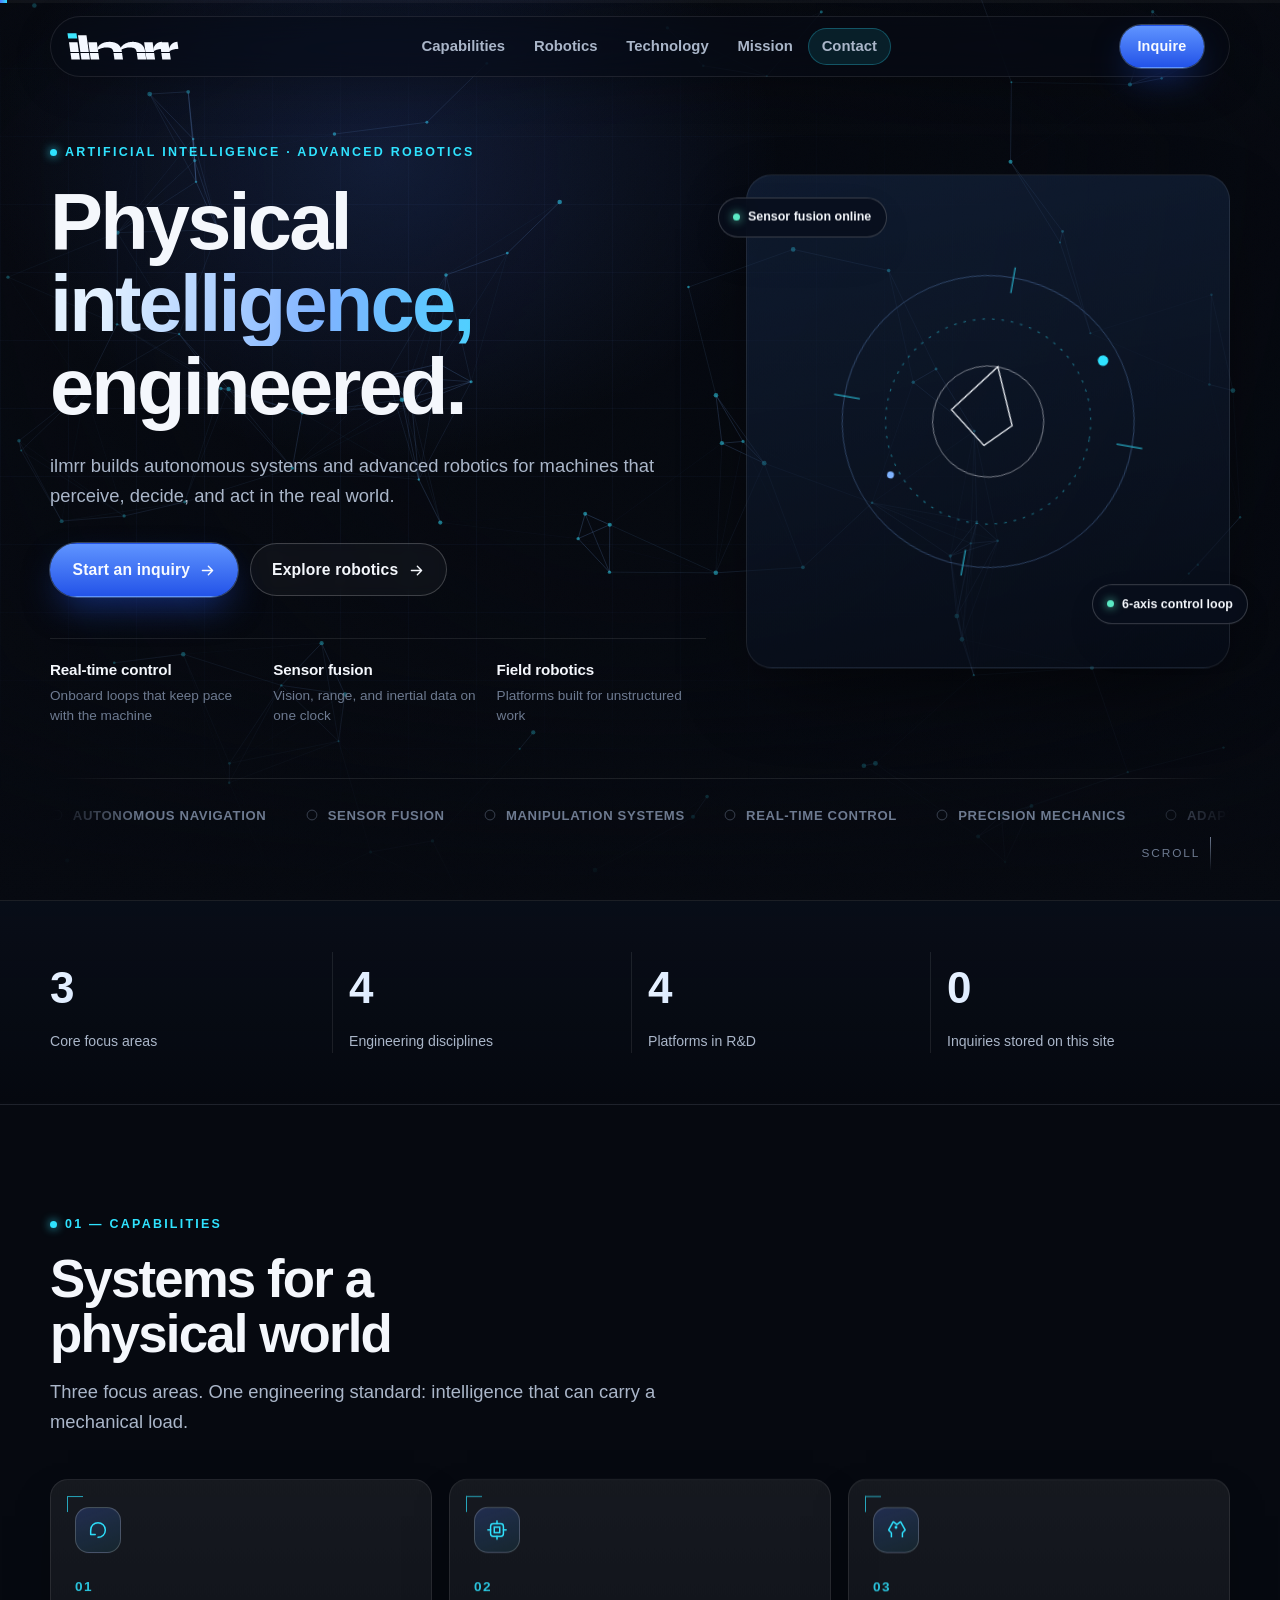
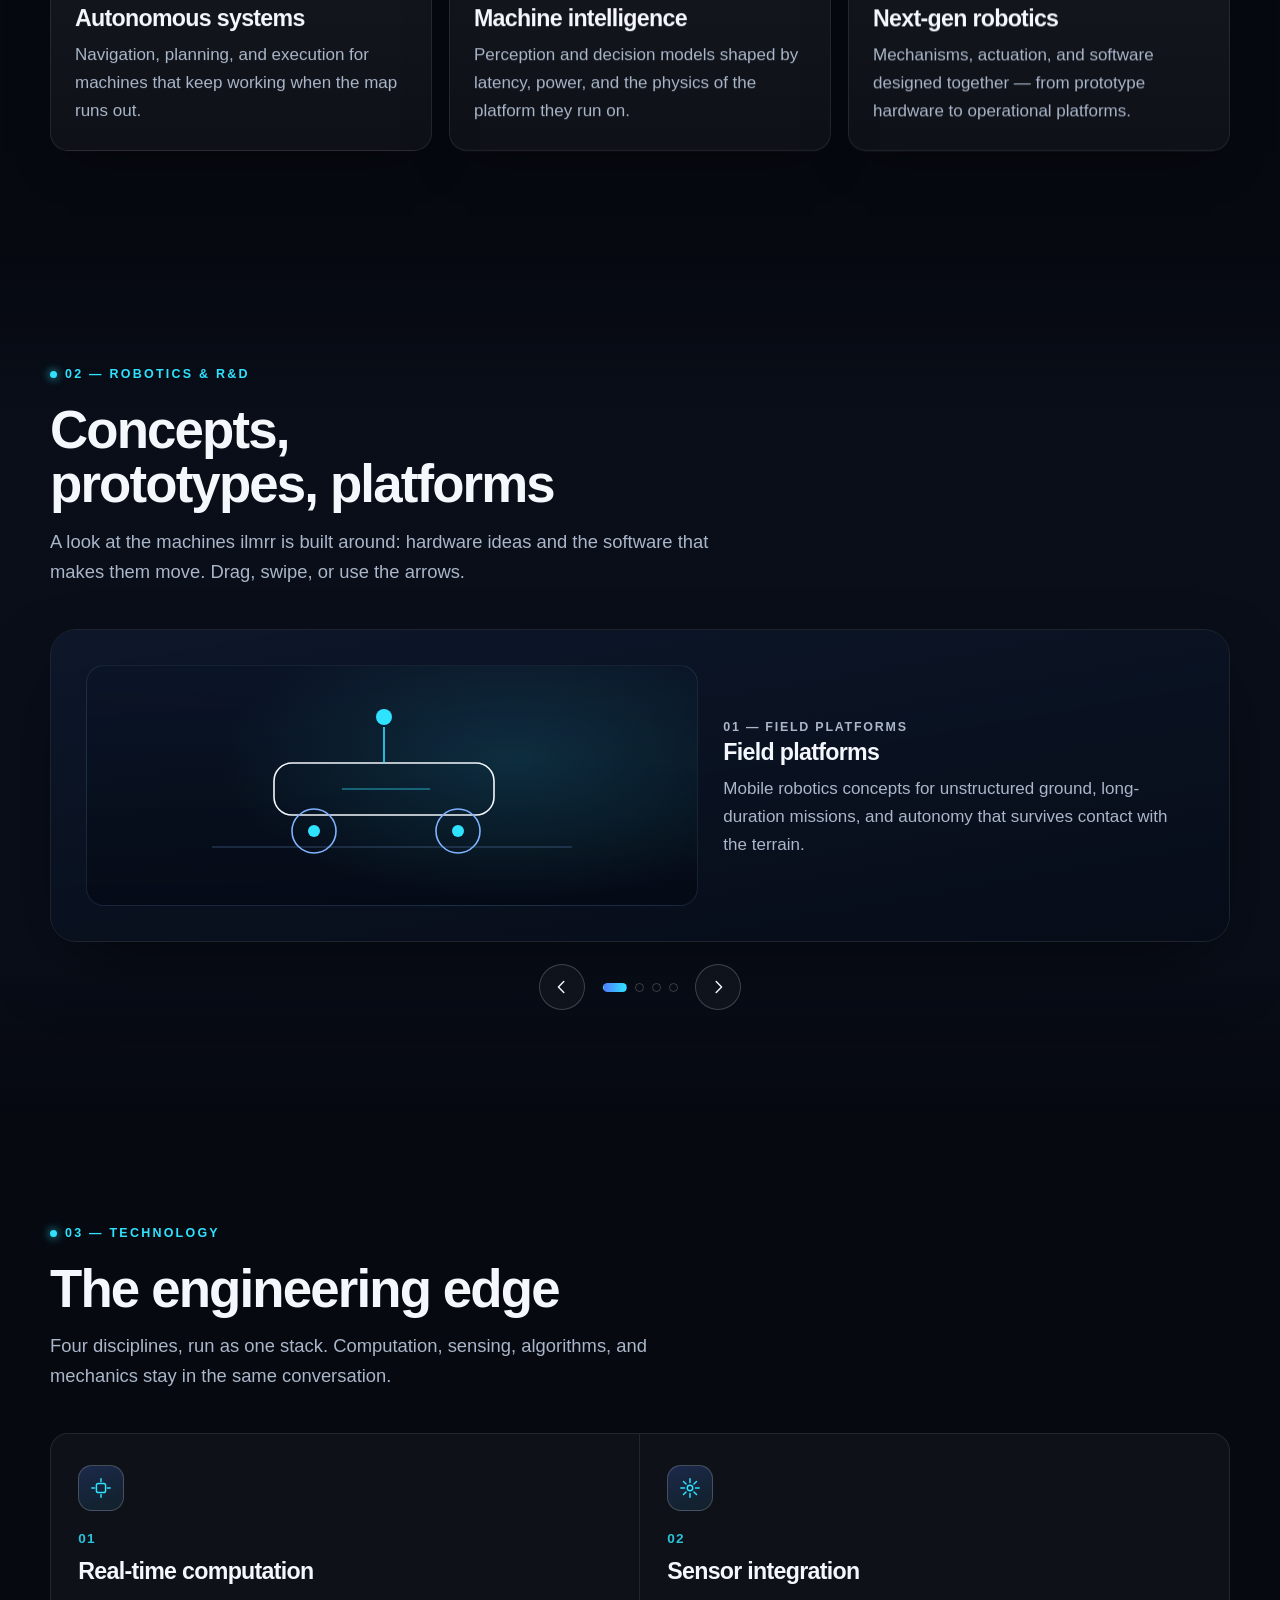
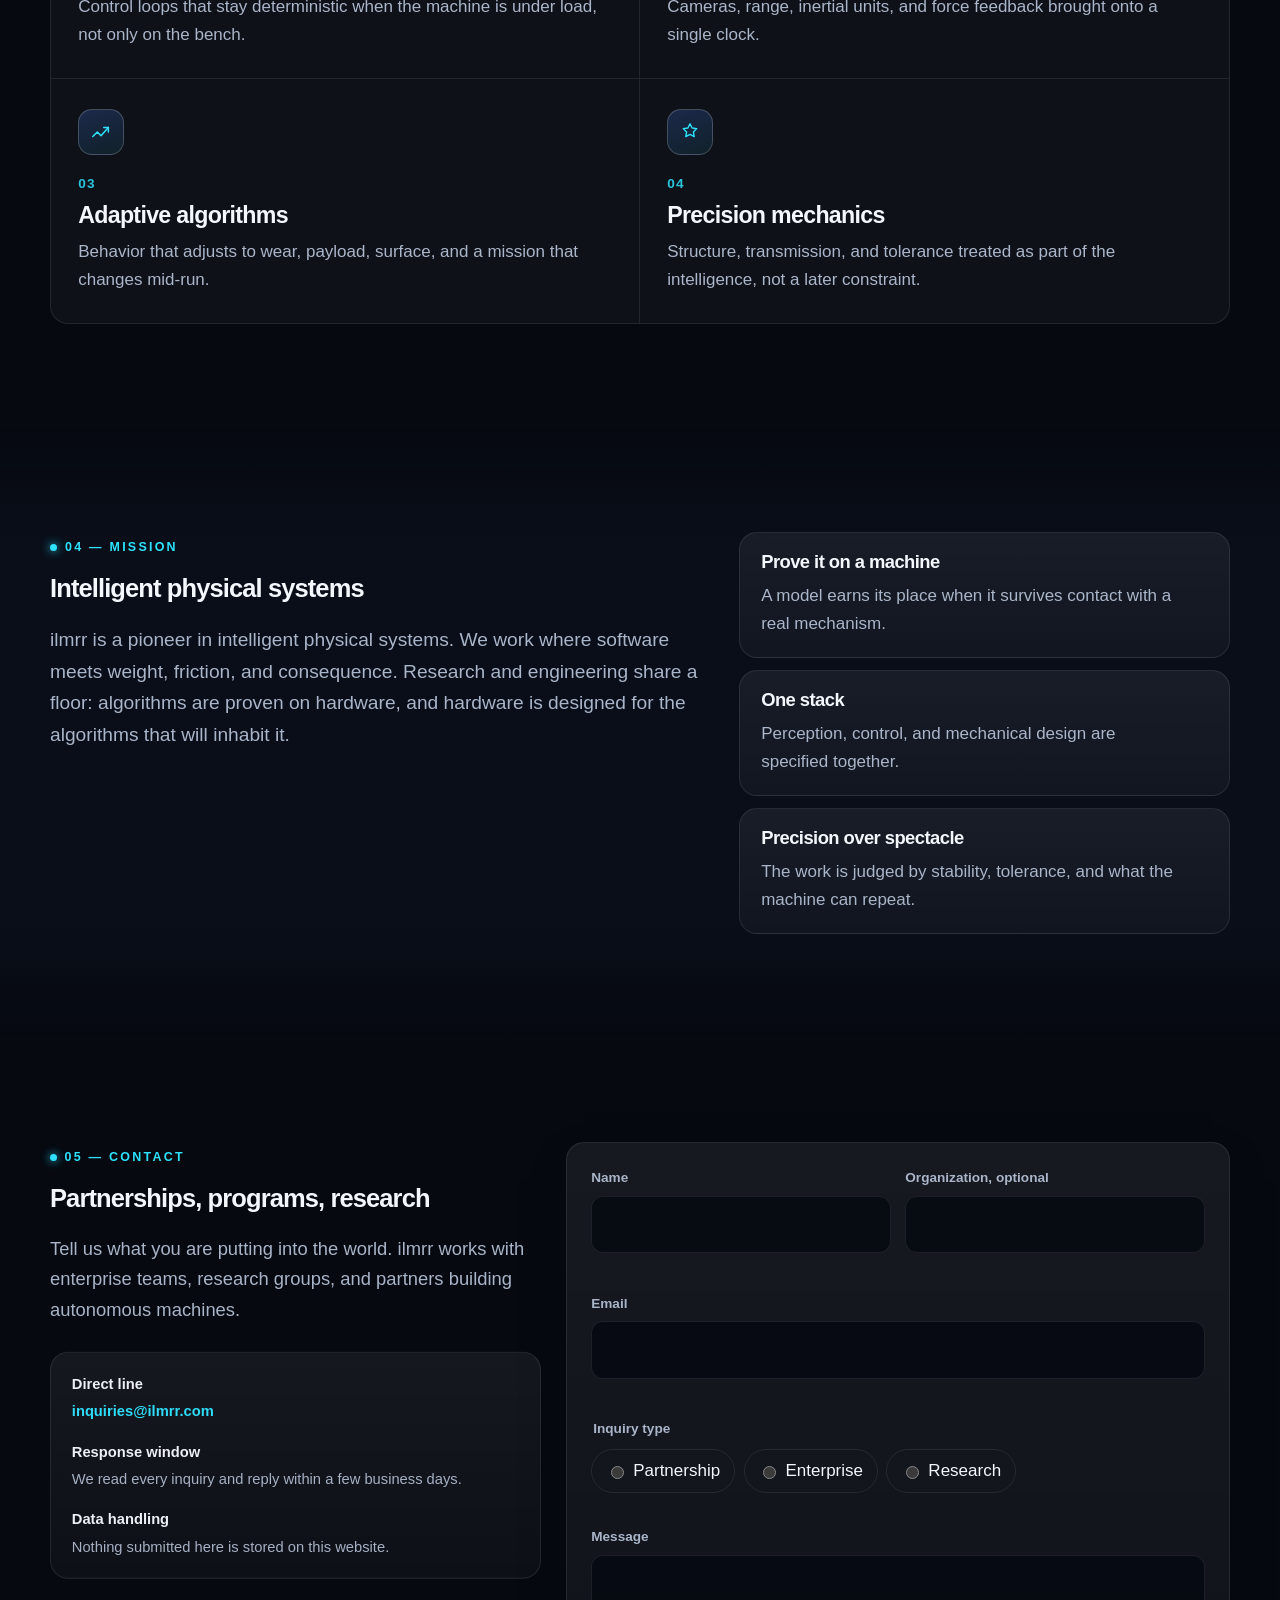
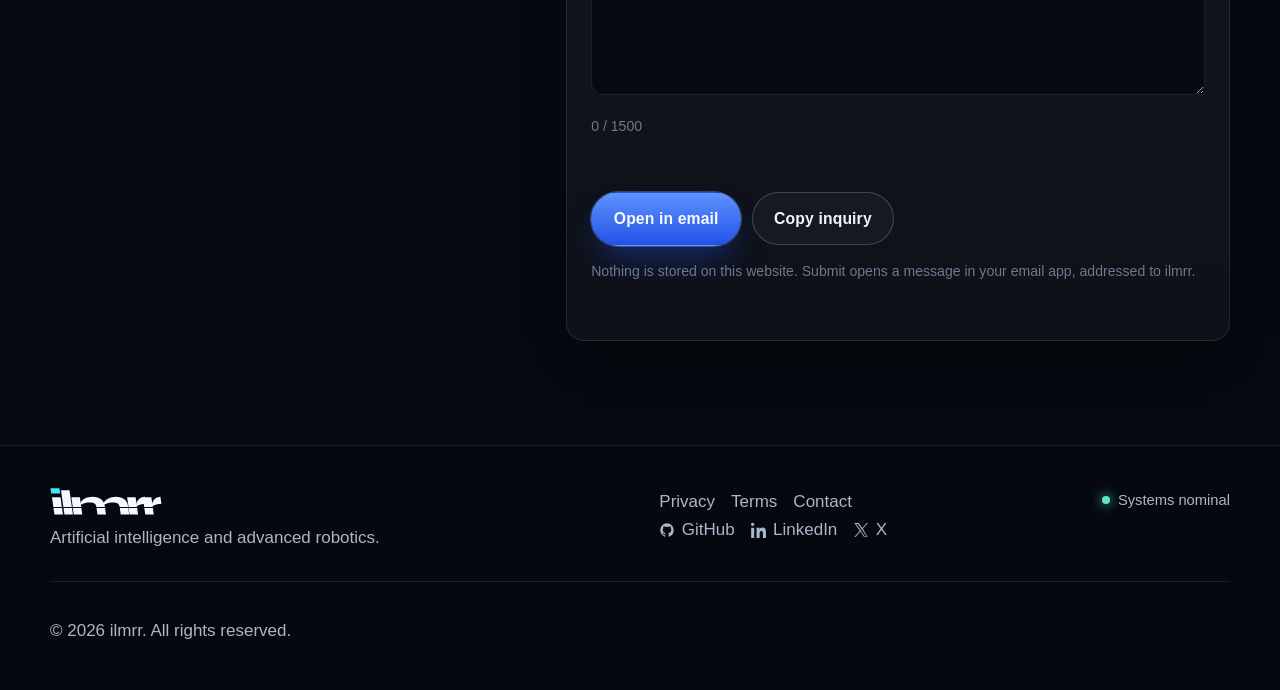
<file: index.html>
<!DOCTYPE html>
<html lang="en">
<head>
  <meta charset="utf-8">
  <meta name="viewport" content="width=device-width, initial-scale=1">
  <title>ilmrr — AI &amp; Autonomous Robotics</title>
  <meta name="description" content="ilmrr designs artificial intelligence and advanced robotics for autonomous systems, machine intelligence, and next-generation machines.">
  <meta name="keywords" content="ilmrr, artificial intelligence, autonomous robotics, machine intelligence, autonomous systems, robotics">
  <meta name="author" content="ilmrr">
  <meta name="robots" content="index, follow">
  <meta name="theme-color" content="#060910">
  <meta name="color-scheme" content="dark">
  <link rel="canonical" href="https://ilmrr.com/">
  <meta property="og:type" content="website">
  <meta property="og:site_name" content="ilmrr">
  <meta property="og:locale" content="en_US">
  <meta property="og:title" content="ilmrr — AI &amp; Autonomous Robotics">
  <meta property="og:description" content="Autonomous systems, machine intelligence, and next-generation robotics from ilmrr.">
  <meta property="og:url" content="https://ilmrr.com/">
  <meta property="og:image" content="https://ilmrr.com/assets/img/og.png">
  <meta property="og:image:width" content="1200">
  <meta property="og:image:height" content="630">
  <meta property="og:image:alt" content="ilmrr — artificial intelligence and advanced robotics">
  <meta name="twitter:card" content="summary_large_image">
  <meta name="twitter:title" content="ilmrr — AI &amp; Autonomous Robotics">
  <meta name="twitter:description" content="Autonomous systems, machine intelligence, and next-generation robotics from ilmrr.">
  <meta name="twitter:image" content="https://ilmrr.com/assets/img/og.png">
  <meta name="twitter:image:alt" content="ilmrr — artificial intelligence and advanced robotics">
  <link rel="icon" href="/assets/img/favicon.svg" type="image/svg+xml">
  <link rel="icon" href="/assets/img/favicon-32.png" sizes="32x32" type="image/png">
  <link rel="apple-touch-icon" href="/assets/img/apple-touch-icon.png">
  <link rel="manifest" href="/site.webmanifest">
  <meta http-equiv="Content-Security-Policy" content="default-src 'self'; script-src 'self' 'unsafe-inline'; style-src 'self' 'unsafe-inline'; font-src 'self'; img-src 'self' data:; connect-src 'none'; object-src 'none'; base-uri 'self'; form-action mailto:; frame-ancestors 'none'; upgrade-insecure-requests">
  <script type="application/ld+json">
  {
    "@context": "https://schema.org",
    "@graph": [
      {
        "@type": "Organization",
        "name": "ilmrr",
        "url": "https://ilmrr.com/",
        "logo": "https://ilmrr.com/assets/img/logo.svg",
        "email": "inquiries@ilmrr.com",
        "description": "Artificial intelligence and advanced robotics for autonomous systems and intelligent machines.",
        "sameAs": ["https://github.com/sajjad-ahmed/ilmrr-prod"]
      },
      {
        "@type": "WebSite",
        "name": "ilmrr",
        "url": "https://ilmrr.com/",
        "description": "Artificial intelligence and advanced robotics."
      }
    ]
  }
  </script>
  <style>
:root {
  --bg: #060910;
  --bg-soft: #0a1020;
  --surface: rgba(255, 255, 255, 0.035);
  --surface-strong: rgba(255, 255, 255, 0.065);
  --border: rgba(255, 255, 255, 0.09);
  --border-strong: rgba(255, 255, 255, 0.2);
  --text: #f4f7fc;
  --muted: #aab6c9;
  --faint: #6d7a90;
  --blue: #4f7dff;
  --blue-deep: #16226b;
  --cyan: #2fe3ff;
  --violet: #9b8bff;
  --danger: #ff7a90;
  --ok: #5be9c4;
  --font-sans: -apple-system, BlinkMacSystemFont, "Segoe UI", Roboto, "Helvetica Neue", Arial, "Noto Sans", sans-serif, "Apple Color Emoji", "Segoe UI Emoji";
  --max: 1180px;
  --radius-lg: 26px;
  --radius-md: 18px;
  --radius-sm: 12px;
  --nav-h: 86px;
  --shadow-lg: 0 30px 80px -24px rgba(0, 0, 0, 0.6);
  --shadow-md: 0 18px 44px -18px rgba(0, 0, 0, 0.55);
  --mx: 30%;
  --my: 18%;
  color-scheme: dark;
}

*,
*::before,
*::after {
  box-sizing: border-box;
}

html {
  scroll-behavior: smooth;
}

body {
  margin: 0;
  min-height: 100vh;
  background: var(--bg);
  color: var(--text);
  font-family: var(--font-sans);
  font-size: 1.0625rem;
  font-weight: 400;
  line-height: 1.65;
  text-rendering: optimizeLegibility;
  -webkit-font-smoothing: antialiased;
}

img,
svg {
  display: block;
  max-width: 100%;
}

a {
  color: inherit;
  text-decoration-thickness: 1px;
  text-underline-offset: 0.22em;
}

button,
input,
textarea {
  font: inherit;
  color: inherit;
}

h1,
h2,
h3,
h4 {
  font-family: var(--font-sans);
  font-weight: 800;
  letter-spacing: -0.035em;
  line-height: 1.04;
  margin: 0;
  text-wrap: balance;
}

p {
  text-wrap: pretty;
}

::selection {
  background: rgba(47, 227, 255, 0.3);
  color: #fff;
}

:focus-visible {
  outline: 2px solid var(--cyan);
  outline-offset: 3px;
  border-radius: 4px;
}

.sr-only {
  position: absolute;
  width: 1px;
  height: 1px;
  padding: 0;
  margin: -1px;
  overflow: hidden;
  clip: rect(0, 0, 0, 0);
  white-space: nowrap;
  border: 0;
}

.skip-link {
  position: absolute;
  left: 1rem;
  top: 0;
  z-index: 90;
  transform: translateY(-120%);
  background: var(--cyan);
  color: #04111a;
  padding: 0.6rem 0.9rem;
  border-radius: 999px;
  font-weight: 700;
  text-decoration: none;
  transition: transform 0.2s ease;
}

.skip-link:focus {
  transform: none;
}

.wrap {
  width: min(var(--max), calc(100% - 2.4rem));
  margin: 0 auto;
}

/* background layers */
.bg-canvas,
.glow,
.grain {
  position: fixed;
  inset: 0;
  width: 100%;
  height: 100%;
  pointer-events: none;
}

.bg-canvas {
  z-index: 0;
}

.glow {
  z-index: 1;
  background:
    radial-gradient(640px 480px at var(--mx) var(--my), rgba(79, 125, 255, 0.16), transparent 62%),
    radial-gradient(ellipse at 50% 15%, transparent 0%, rgba(6, 9, 16, 0.1) 40%, rgba(6, 9, 16, 0.86) 100%),
    linear-gradient(180deg, rgba(6, 9, 16, 0.3), transparent 16%, transparent 74%, #060910);
}

.grain {
  z-index: 1;
  opacity: 0.035;
  mix-blend-mode: overlay;
  background-image: url("data:image/svg+xml,%3Csvg xmlns='http://www.w3.org/2000/svg' width='120' height='120'%3E%3Cfilter id='n'%3E%3CfeTurbulence type='fractalNoise' baseFrequency='0.9' numOctaves='2' stitchTiles='stitch'/%3E%3C/filter%3E%3Crect width='100%25' height='100%25' filter='url(%23n)'/%3E%3C/svg%3E");
}

.progress-bar {
  position: fixed;
  top: 0;
  left: 0;
  z-index: 70;
  width: 100%;
  height: 3px;
  pointer-events: none;
  background: rgba(255, 255, 255, 0.04);
}

.progress-bar span {
  display: block;
  height: 100%;
  width: 100%;
  transform: scaleX(0);
  transform-origin: 0 50%;
  background: linear-gradient(90deg, var(--blue), var(--cyan));
  will-change: transform;
}

main {
  position: relative;
  z-index: 2;
}

section[id] {
  scroll-margin-top: 112px;
}

/* buttons */
.btn {
  display: inline-flex;
  align-items: center;
  justify-content: center;
  gap: 0.55rem;
  min-height: 50px;
  padding: 0.8rem 1.35rem;
  border-radius: 999px;
  border: 1px solid transparent;
  text-decoration: none;
  font-weight: 650;
  font-size: 0.98rem;
  letter-spacing: 0.01em;
  cursor: pointer;
  background: transparent;
  transition: transform 0.25s ease, filter 0.25s ease, border-color 0.25s ease, background 0.25s ease;
}

.btn svg {
  width: 17px;
  height: 17px;
  transition: transform 0.25s ease;
}

.btn:hover svg {
  transform: translateX(3px);
}

.btn-sm {
  min-height: 42px;
  padding: 0.55rem 1.05rem;
  font-size: 0.9rem;
}

.btn-primary {
  background: linear-gradient(180deg, #5f94ff 0%, #2353e8 100%);
  color: #f8fbff;
  box-shadow: 0 0 0 1px rgba(160, 200, 255, 0.3), 0 16px 36px -10px rgba(35, 83, 232, 0.55);
}

.btn-primary:hover {
  filter: brightness(1.08);
  transform: translateY(-1px);
}

.btn-ghost {
  border-color: var(--border-strong);
  background: var(--surface);
  color: var(--text);
  backdrop-filter: blur(6px);
}

.btn-ghost:hover {
  border-color: rgba(47, 227, 255, 0.55);
  background: var(--surface-strong);
}

.btn[disabled] {
  opacity: 0.55;
  cursor: not-allowed;
  filter: none;
  transform: none;
}

/* header / nav */
.site-header {
  position: fixed;
  top: 0;
  left: 0;
  right: 0;
  z-index: 50;
  padding: 16px 16px 0;
}

.nav-pill {
  position: relative;
  display: grid;
  grid-template-columns: auto 1fr auto auto;
  align-items: center;
  gap: 0.75rem 1rem;
  width: min(var(--max), 100%);
  margin: 0 auto;
  padding: 0.5rem 0.55rem 0.5rem 1rem;
  border: 1px solid var(--border);
  border-radius: 999px;
  background: rgba(7, 11, 20, 0.58);
  backdrop-filter: blur(20px) saturate(140%);
  box-shadow: 0 10px 36px rgba(0, 0, 0, 0.22);
  transition: background 0.3s ease, border-color 0.3s ease, box-shadow 0.3s ease;
}

.nav-pill.is-scrolled {
  background: rgba(7, 11, 20, 0.86);
  border-color: var(--border-strong);
  box-shadow: var(--shadow-md);
}

.brand {
  display: flex;
  align-items: center;
  gap: 0.55rem;
  text-decoration: none;
}

.brand img {
  width: 112px;
  height: auto;
}

.nav-links {
  position: relative;
  display: flex;
  justify-content: center;
  align-items: center;
  gap: 0.1rem;
}

.nav-links a {
  position: relative;
  z-index: 2;
  color: var(--muted);
  text-decoration: none;
  font-size: 0.93rem;
  font-weight: 560;
  padding: 0.5rem 0.85rem;
  border-radius: 999px;
  transition: color 0.2s ease;
}

.nav-links a:hover,
.nav-links a[aria-current="location"] {
  color: var(--text);
}

.nav-indicator {
  position: absolute;
  z-index: 1;
  top: 2px;
  bottom: 2px;
  left: 0;
  width: 0;
  border-radius: 999px;
  background: rgba(47, 227, 255, 0.1);
  border: 1px solid rgba(47, 227, 255, 0.28);
  opacity: 0;
  pointer-events: none;
  will-change: transform, width, opacity;
}

.nav-actions {
  display: flex;
  align-items: center;
  gap: 0.5rem;
}

.nav-toggle {
  display: none;
  width: 42px;
  height: 42px;
  border: 1px solid var(--border);
  border-radius: 50%;
  background: transparent;
  padding: 0;
  cursor: pointer;
}

.burger,
.burger::before,
.burger::after {
  display: block;
  width: 16px;
  height: 1.5px;
  margin: 0 auto;
  background: var(--text);
  position: relative;
  transition: transform 0.2s ease, opacity 0.2s ease;
}

.burger::before,
.burger::after {
  content: "";
  position: absolute;
  left: 0;
}

.burger::before {
  top: -5px;
}

.burger::after {
  top: 5px;
}

.nav-pill.is-open .burger {
  background: transparent;
}

.nav-pill.is-open .burger::before {
  top: 0;
  transform: rotate(45deg);
}

.nav-pill.is-open .burger::after {
  top: 0;
  transform: rotate(-45deg);
}

@media (max-width: 900px) {
  .nav-pill {
    grid-template-columns: 1fr auto auto;
    border-radius: 24px;
  }

  .nav-toggle {
    display: inline-grid;
    place-items: center;
  }

  .nav-links {
    display: none;
    grid-column: 1 / -1;
    flex-direction: column;
    align-items: stretch;
    padding: 0.3rem 0.2rem 0.5rem;
  }

  .nav-indicator {
    display: none;
  }

  .nav-pill.is-open .nav-links {
    display: flex;
  }

  .nav-links a {
    padding: 0.8rem 0.9rem;
  }
}

/* kicker / eyebrow */
.eyebrow,
.kicker {
  display: inline-flex;
  align-items: center;
  gap: 0.5rem;
  margin: 0 0 1.1rem;
  color: var(--cyan);
  font-size: 0.78rem;
  font-weight: 650;
  letter-spacing: 0.18em;
  text-transform: uppercase;
}

.eyebrow::before,
.kicker::before {
  content: "";
  width: 7px;
  height: 7px;
  border-radius: 50%;
  background: var(--cyan);
  box-shadow: 0 0 10px var(--cyan);
}

/* hero */
.hero {
  position: relative;
  min-height: 100svh;
  display: flex;
  flex-direction: column;
  justify-content: center;
  padding: calc(var(--nav-h) + 1.6rem) 0 3rem;
  overflow: visible;
}

@media (min-width: 1081px) {
  .hero {
    min-height: 100svh;
  }
}

@media (max-width: 1080px) {
  .hero {
    min-height: 0;
    justify-content: flex-start;
  }
}

.hero > .wrap,
.hero > .marquee-wrap {
  width: min(var(--max), calc(100% - 2.4rem));
  flex: none;
}

.hero-field {
  position: absolute;
  inset: 0;
  background-image:
    linear-gradient(rgba(110, 160, 255, 0.055) 1px, transparent 1px),
    linear-gradient(90deg, rgba(110, 160, 255, 0.055) 1px, transparent 1px);
  background-size: 68px 68px;
  mask-image: radial-gradient(ellipse at 28% 42%, #000 8%, transparent 64%);
  pointer-events: none;
}

.hero-grid-layout {
  position: relative;
  display: grid;
  grid-template-columns: 1.15fr 0.85fr;
  gap: 2.5rem;
  align-items: center;
}

.hero-title {
  font-size: clamp(2.9rem, 6.2vw, 5rem);
  font-weight: 800;
}

.reveal-line {
  display: block;
}

.grad-text {
  background: linear-gradient(100deg, #e3f1ff 8%, #7fb3ff 42%, #2fe3ff 80%);
  -webkit-background-clip: text;
  background-clip: text;
  color: transparent;
}

.lede {
  max-width: 42rem;
  margin: 1.4rem 0 0;
  color: var(--muted);
  font-size: 1.15rem;
  font-weight: 400;
}

.hero-actions {
  display: flex;
  flex-wrap: wrap;
  gap: 0.75rem;
  margin-top: 2rem;
}

.hero-signals {
  display: grid;
  grid-template-columns: repeat(3, minmax(0, 1fr));
  gap: 0.9rem;
  margin: 2.6rem 0 0;
  padding: 1.1rem 0 0;
  border-top: 1px solid var(--border);
}

.hero-signals dt {
  color: var(--text);
  font-weight: 650;
  font-size: 0.95rem;
  letter-spacing: -0.01em;
}

.hero-signals dd {
  margin: 0.25rem 0 0;
  color: var(--faint);
  font-size: 0.85rem;
  line-height: 1.5;
}

.hero-visual {
  position: relative;
}

.hero-card {
  position: relative;
  border-radius: var(--radius-lg);
  border: 1px solid var(--border);
  background: linear-gradient(170deg, rgba(30, 55, 95, 0.4), rgba(8, 14, 26, 0.65));
  box-shadow: var(--shadow-lg);
  padding: 1.5rem;
  aspect-ratio: 1 / 1.02;
  display: grid;
  place-items: center;
  overflow: visible;
}

.hero-card-grid {
  width: 100%;
  height: 100%;
  display: grid;
  place-items: center;
}

.hero-card-grid svg {
  width: 88%;
  height: auto;
}

.hero-chip {
  position: absolute;
  display: flex;
  align-items: center;
  gap: 0.5rem;
  padding: 0.55rem 0.9rem;
  border-radius: 999px;
  border: 1px solid var(--border-strong);
  background: rgba(8, 14, 28, 0.82);
  backdrop-filter: blur(10px);
  font-size: 0.78rem;
  font-weight: 600;
  color: var(--text);
  box-shadow: var(--shadow-md);
  white-space: nowrap;
}

.hero-chip .dot {
  width: 7px;
  height: 7px;
  border-radius: 50%;
  background: var(--ok);
  box-shadow: 0 0 10px var(--ok);
  flex: none;
}

.chip-1 {
  top: 6%;
  left: -6%;
}

.chip-2 {
  bottom: 10%;
  right: -4%;
}

.marquee-wrap {
  position: relative;
  z-index: 1;
  margin-top: 3.2rem;
  padding-top: 1.6rem;
  border-top: 1px solid var(--border);
  overflow: hidden;
  mask-image: linear-gradient(90deg, transparent, #000 8%, #000 92%, transparent);
}

.marquee {
  display: flex;
  gap: 2.4rem;
  width: max-content;
  list-style: none;
  margin: 0;
  padding: 0;
  animation: marquee 32s linear infinite;
}

.marquee li {
  display: flex;
  align-items: center;
  gap: 0.55rem;
  color: var(--faint);
  font-size: 0.82rem;
  font-weight: 600;
  letter-spacing: 0.05em;
  text-transform: uppercase;
  white-space: nowrap;
}

.marquee li svg {
  width: 14px;
  height: 14px;
  opacity: 0.7;
}

@keyframes marquee {
  from {
    transform: translateX(0);
  }
  to {
    transform: translateX(-50%);
  }
}

.scroll-cue {
  position: absolute;
  right: max(1rem, calc((100% - var(--max)) / 2 + 1.2rem));
  bottom: 1.8rem;
  display: flex;
  align-items: center;
  gap: 0.6rem;
  color: var(--faint);
  font-size: 0.74rem;
  letter-spacing: 0.16em;
  text-transform: uppercase;
  text-decoration: none;
}

.scroll-cue::after {
  content: "";
  width: 1px;
  height: 34px;
  background: linear-gradient(180deg, var(--faint), transparent);
}

/* stats */
.stats-band {
  position: relative;
  padding: 3.2rem 0;
  border-top: 1px solid var(--border);
  border-bottom: 1px solid var(--border);
  background: linear-gradient(180deg, rgba(20, 34, 60, 0.18), transparent);
}

.stats-grid {
  display: grid;
  grid-template-columns: repeat(4, 1fr);
  gap: 1rem;
}

.stat {
  text-align: left;
  padding-right: 1rem;
  border-right: 1px solid var(--border);
}

.stat:last-child {
  border-right: 0;
}

.stat-num {
  display: block;
  font-family: var(--font-sans);
  font-weight: 800;
  font-size: clamp(2rem, 3.6vw, 2.75rem);
  letter-spacing: -0.03em;
  background: linear-gradient(100deg, #eaf3ff, #7fb3ff);
  -webkit-background-clip: text;
  background-clip: text;
  color: transparent;
}

.stat-label {
  display: block;
  margin-top: 0.3rem;
  color: var(--muted);
  font-size: 0.88rem;
}

/* sections */
.band {
  padding: 6.5rem 0;
}

.band-alt {
  background: linear-gradient(180deg, transparent, rgba(16, 26, 46, 0.3) 18%, rgba(16, 26, 46, 0.3) 82%, transparent);
}

.section-head {
  max-width: 42rem;
  margin-bottom: 2.6rem;
}

.section-head h2 {
  font-size: clamp(2.1rem, 4.2vw, 3.3rem);
}

.section-head .lede {
  margin-top: 0.9rem;
}

/* surfaces shared */
.card,
.matrix article,
.slide,
.principle,
.form-card,
.contact-card {
  position: relative;
  border: 1px solid var(--border);
  background: linear-gradient(180deg, var(--surface-strong), var(--surface));
  border-radius: var(--radius-md);
  box-shadow: var(--shadow-md);
}

.corner {
  position: absolute;
  top: 16px;
  left: 16px;
  width: 16px;
  height: 16px;
  border-top: 1px solid var(--cyan);
  border-left: 1px solid var(--cyan);
  opacity: 0.7;
  pointer-events: none;
}

.cards {
  display: grid;
  grid-template-columns: repeat(3, 1fr);
  gap: 1.1rem;
}

.card {
  padding: 1.7rem 1.5rem 1.6rem;
  min-height: 100%;
  will-change: transform;
}

.card-icon {
  display: grid;
  place-items: center;
  width: 46px;
  height: 46px;
  margin-bottom: 1.4rem;
  border-radius: 14px;
  border: 1px solid var(--border-strong);
  background: linear-gradient(160deg, rgba(79, 125, 255, 0.22), rgba(47, 227, 255, 0.08));
  color: var(--cyan);
}

.card-icon svg {
  width: 22px;
  height: 22px;
}

.card .index,
.matrix .index {
  display: block;
  margin-bottom: 0.5rem;
  color: rgba(47, 227, 255, 0.85);
  font-size: 0.85rem;
  font-weight: 700;
  letter-spacing: 0.1em;
}

.card h3,
.principle h3,
.matrix h3,
.slide h3 {
  font-size: 1.45rem;
  letter-spacing: -0.03em;
  margin-bottom: 0.65rem;
}

.card p,
.principle p,
.matrix p,
.slide p {
  margin: 0;
  color: var(--muted);
}

/* slider */
.slider {
  position: relative;
}

.slider-viewport {
  overflow: hidden;
  border-radius: var(--radius-lg);
  border: 1px solid var(--border);
  box-shadow: var(--shadow-lg);
}

.slider-track {
  display: flex;
  will-change: transform;
}

.slide {
  flex: 0 0 100%;
  border: 0;
  border-radius: 0;
  box-shadow: none;
  display: grid;
  grid-template-columns: 1.3fr 1fr;
  gap: 1.6rem;
  align-items: center;
  padding: 2.2rem 2.2rem;
  background: linear-gradient(170deg, rgba(20, 38, 68, 0.4), rgba(6, 12, 24, 0.75));
}

.slide-visual {
  border-radius: var(--radius-md);
  background:
    radial-gradient(420px 200px at 70% 40%, rgba(47, 227, 255, 0.14), transparent 70%),
    linear-gradient(180deg, rgba(10, 20, 40, 0.3), rgba(4, 10, 20, 0.7));
  border: 1px solid rgba(140, 190, 255, 0.12);
  min-height: 230px;
  display: grid;
  place-items: center;
  padding: 1.2rem;
}

.slide-visual svg {
  width: min(100%, 420px);
  height: auto;
}

.slide-tag {
  display: inline-flex;
  margin-bottom: 0.8rem;
  color: var(--cyan);
  font-size: 0.78rem;
  font-weight: 700;
  letter-spacing: 0.14em;
  text-transform: uppercase;
}

.slider-controls {
  display: flex;
  align-items: center;
  justify-content: center;
  gap: 1.1rem;
  margin-top: 1.4rem;
}

.slider-arrow {
  display: grid;
  place-items: center;
  width: 46px;
  height: 46px;
  border-radius: 50%;
  border: 1px solid var(--border-strong);
  background: var(--surface);
  color: var(--text);
  cursor: pointer;
  flex: none;
  transition: background 0.2s ease, border-color 0.2s ease, transform 0.2s ease;
}

.slider-arrow:hover {
  background: var(--surface-strong);
  border-color: rgba(47, 227, 255, 0.5);
}

.slider-arrow svg {
  width: 18px;
  height: 18px;
}

.slider-dots {
  display: flex;
  align-items: center;
  gap: 0.5rem;
}

.slider-dots button {
  width: 9px;
  height: 9px;
  padding: 0;
  border-radius: 50%;
  border: 1px solid var(--border-strong);
  background: transparent;
  cursor: pointer;
  transition: background 0.25s ease, width 0.25s ease, border-color 0.25s ease;
}

.slider-dots button[aria-selected="true"] {
  width: 24px;
  border-radius: 999px;
  background: linear-gradient(90deg, var(--blue), var(--cyan));
  border-color: transparent;
}

/* technology matrix */
.matrix {
  display: grid;
  grid-template-columns: 1fr 1fr;
  border: 1px solid var(--border);
  border-radius: var(--radius-md);
  overflow: hidden;
  background: var(--surface);
}

.matrix article {
  border: 0;
  border-radius: 0;
  box-shadow: none;
  background: transparent;
  padding: 1.9rem 1.7rem 1.8rem;
  border-right: 1px solid var(--border);
  border-bottom: 1px solid var(--border);
}

.matrix article:nth-child(2n) {
  border-right: 0;
}

.matrix article:nth-last-child(-n + 2) {
  border-bottom: 0;
}

.matrix .card-icon {
  margin-bottom: 1.1rem;
}

/* mission */
.mission-grid {
  display: grid;
  grid-template-columns: 1.15fr 0.85fr;
  gap: 1.6rem;
  align-items: start;
}

.mission-copy .lede {
  font-size: 1.2rem;
}

.principles {
  display: grid;
  gap: 0.75rem;
}

.principle {
  padding: 1.2rem 1.3rem;
  box-shadow: none;
}

.principle h3 {
  font-size: 1.15rem;
}

/* contact */
.contact-grid {
  display: grid;
  grid-template-columns: 0.85fr 1.15fr;
  gap: 1.6rem;
  align-items: start;
}

.contact-card {
  padding: 1.2rem 1.3rem;
  margin-top: 1.6rem;
  box-shadow: none;
}

.contact-card dt {
  color: var(--text);
  font-weight: 650;
  font-size: 0.92rem;
}

.contact-card dd {
  margin: 0.2rem 0 1rem;
  color: var(--muted);
  font-size: 0.92rem;
}

.contact-card dd:last-child {
  margin-bottom: 0;
}

.mail-link {
  color: var(--cyan);
  font-weight: 650;
  text-decoration: none;
}

.mail-link:hover {
  text-decoration: underline;
}

.form-card {
  padding: 1.5rem;
}

.form-row {
  display: grid;
  grid-template-columns: 1fr 1fr;
  gap: 0.9rem;
}

.field {
  display: flex;
  flex-direction: column;
  gap: 0.4rem;
  margin-bottom: 0.9rem;
}

.field span,
fieldset legend {
  font-size: 0.85rem;
  color: var(--muted);
  font-weight: 560;
}

fieldset {
  border: 0;
  margin: 0 0 0.9rem;
  padding: 0;
}

.choices {
  display: flex;
  flex-wrap: wrap;
  gap: 0.55rem;
  margin-top: 0.5rem;
}

.choice {
  display: inline-flex;
  align-items: center;
  gap: 0.4rem;
  min-height: 44px;
  padding: 0.35rem 0.85rem;
  border-radius: 999px;
  border: 1px solid var(--border);
  cursor: pointer;
  transition: border-color 0.2s ease, background 0.2s ease;
}

.choice:has(input:checked) {
  border-color: rgba(47, 227, 255, 0.65);
  background: rgba(47, 227, 255, 0.08);
  color: var(--text);
}

input[type="text"],
input[type="email"],
textarea {
  width: 100%;
  border-radius: var(--radius-sm);
  border: 1px solid var(--border);
  background: rgba(4, 8, 16, 0.75);
  padding: 0.85rem 0.95rem;
  min-height: 48px;
  transition: border-color 0.2s ease;
}

textarea {
  min-height: 140px;
  resize: vertical;
}

input:focus-visible,
textarea:focus-visible {
  border-color: rgba(47, 227, 255, 0.7);
}

.field-error {
  min-height: 1.1em;
  margin: 0.25rem 0 0;
  color: var(--danger);
  font-size: 0.85rem;
}

.form-note,
.form-status,
.char-count {
  color: var(--faint);
  font-size: 0.88rem;
}

.form-status {
  min-height: 1.3em;
  margin: 0.9rem 0 0;
  color: var(--muted);
}

.form-status.is-ok {
  color: var(--ok);
}

.form-status.is-err {
  color: var(--danger);
}

.form-actions {
  display: flex;
  flex-wrap: wrap;
  gap: 0.65rem;
  margin-top: 0.5rem;
}

.hp {
  position: absolute;
  left: -10000px;
  width: 1px;
  height: 1px;
  overflow: hidden;
}

/* footer */
.site-footer {
  position: relative;
  z-index: 2;
  border-top: 1px solid var(--border);
  padding: 2.6rem 0 2.8rem;
  background: rgba(6, 9, 16, 0.78);
}

.footer-grid {
  display: grid;
  grid-template-columns: 1.4fr 1fr auto;
  gap: 1.6rem;
  align-items: start;
}

.footer-brand p,
.fine {
  color: var(--muted);
  margin: 0.6rem 0 0;
}

.footer-links,
.social {
  display: flex;
  flex-wrap: wrap;
  gap: 0.85rem 1rem;
  margin: 0;
  padding: 0;
  list-style: none;
}

.footer-links a,
.social a {
  color: var(--muted);
  text-decoration: none;
}

.footer-links a:hover,
.social a:hover {
  color: var(--text);
}

.social a {
  display: inline-flex;
  align-items: center;
  gap: 0.4rem;
}

.social svg {
  width: 16px;
  height: 16px;
}

.status {
  display: inline-flex;
  align-items: center;
  gap: 0.5rem;
  margin: 0;
  color: var(--muted);
  font-size: 0.92rem;
}

.status-dot {
  width: 8px;
  height: 8px;
  border-radius: 50%;
  background: var(--ok);
  box-shadow: 0 0 12px var(--ok);
}

.footer-bottom {
  margin-top: 1.8rem;
  padding-top: 1.6rem;
  border-top: 1px solid var(--border);
}

/* responsive */
@media (max-width: 1080px) {
  .hero-grid-layout {
    grid-template-columns: 1fr;
  }

  .hero-visual {
    max-width: 420px;
    margin: 0 auto;
  }

  .stats-grid {
    grid-template-columns: repeat(2, 1fr);
    row-gap: 1.6rem;
  }

  .stat:nth-child(2n) {
    border-right: 0;
  }
}

@media (max-width: 980px) {
  .cards,
  .mission-grid,
  .contact-grid,
  .footer-grid {
    grid-template-columns: 1fr;
  }

  .slide {
    grid-template-columns: 1fr;
  }

  .matrix article:nth-last-child(-n + 2) {
    border-bottom: 1px solid var(--border);
  }

  .matrix article:last-child {
    border-bottom: 0;
  }
}

@media (max-width: 720px) {
  .matrix,
  .form-row,
  .hero-signals {
    grid-template-columns: 1fr;
  }

  .matrix article,
  .matrix article:nth-child(2n),
  .matrix article:nth-last-child(-n + 2) {
    border-right: 0;
    border-bottom: 1px solid var(--border);
  }

  .matrix article:last-child {
    border-bottom: 0;
  }

  .brand img {
    width: 100px;
  }

  .hero-chip {
    display: none;
  }

  .scroll-cue {
    display: none;
  }

  .stats-grid {
    grid-template-columns: 1fr 1fr;
  }
}

@media (prefers-reduced-motion: reduce) {
  html {
    scroll-behavior: auto;
  }

  .progress-bar,
  .marquee {
    display: none;
  }
}

@media (prefers-reduced-motion: no-preference) {
  .js [data-reveal] {
    opacity: 0;
  }

  .status-dot {
    animation: pulse 2.6s ease-in-out infinite;
  }

  .scroll-cue span {
    animation: hint 2.8s ease-in-out infinite;
  }
}

@keyframes pulse {
  0%,
  100% {
    opacity: 1;
    transform: scale(1);
  }
  50% {
    opacity: 0.4;
    transform: scale(0.8);
  }
}

@keyframes hint {
  0%,
  100% {
    transform: translateY(0);
    opacity: 0.7;
  }
  50% {
    transform: translateY(5px);
    opacity: 1;
  }
}

@media (forced-colors: active) {
  .btn-primary,
  .card,
  .nav-pill,
  .matrix,
  .slider-viewport {
    border: 1px solid ButtonText;
  }
}

  </style>
</head>
<body>
  <canvas id="bg-canvas" class="bg-canvas" aria-hidden="true"></canvas>
  <div class="glow" aria-hidden="true"></div>
  <div class="grain" aria-hidden="true"></div>
  <div class="progress-bar" aria-hidden="true"><span data-progress-fill></span></div>
  <a class="skip-link" href="#content">Skip to content</a>

  <header class="site-header">
    <div class="nav-pill" data-nav>
      <a class="brand" href="#top" aria-label="ilmrr — home">
        <img src="/assets/img/logo.svg" alt="ilmrr" width="112" height="27">
      </a>
      <nav id="site-menu" class="nav-links" aria-label="Primary">
        <a href="#capabilities" data-nav-link>Capabilities</a>
        <a href="#robotics" data-nav-link>Robotics</a>
        <a href="#technology" data-nav-link>Technology</a>
        <a href="#mission" data-nav-link>Mission</a>
        <a href="#contact" data-nav-link>Contact</a>
        <span class="nav-indicator" data-nav-indicator aria-hidden="true"></span>
      </nav>
      <div class="nav-actions">
        <a class="btn btn-primary btn-sm" href="#contact">Inquire</a>
        <button class="nav-toggle" type="button" aria-expanded="false" aria-controls="site-menu" data-nav-toggle>
          <span class="sr-only">Open menu</span>
          <span class="burger" aria-hidden="true"></span>
        </button>
      </div>
    </div>
  </header>

  <main id="content">
    <section class="hero" id="top" aria-labelledby="hero-title">
      <div class="hero-field" aria-hidden="true"></div>
      <div class="wrap hero-grid-layout">
        <div class="hero-copy">
          <p class="eyebrow" data-reveal>Artificial intelligence · Advanced robotics</p>
          <h1 id="hero-title" class="hero-title">
            <span class="reveal-line" data-reveal>Physical</span>
            <span class="reveal-line grad-text" data-reveal>intelligence,</span>
            <span class="reveal-line" data-reveal>engineered.</span>
          </h1>
          <p class="lede" data-reveal>ilmrr builds autonomous systems and advanced robotics for machines that perceive, decide, and act in the real world.</p>
          <div class="hero-actions" data-reveal>
            <a class="btn btn-primary" href="#contact">
              Start an inquiry
              <svg viewBox="0 0 20 20" fill="none" aria-hidden="true"><path d="M4 10h12M11 5l5 5-5 5" stroke="currentColor" stroke-width="1.6" stroke-linecap="round" stroke-linejoin="round"/></svg>
            </a>
            <a class="btn btn-ghost" href="#robotics">
              Explore robotics
              <svg viewBox="0 0 20 20" fill="none" aria-hidden="true"><path d="M4 10h12M11 5l5 5-5 5" stroke="currentColor" stroke-width="1.6" stroke-linecap="round" stroke-linejoin="round"/></svg>
            </a>
          </div>
          <dl class="hero-signals" data-reveal>
            <div>
              <dt>Real-time control</dt>
              <dd>Onboard loops that keep pace with the machine</dd>
            </div>
            <div>
              <dt>Sensor fusion</dt>
              <dd>Vision, range, and inertial data on one clock</dd>
            </div>
            <div>
              <dt>Field robotics</dt>
              <dd>Platforms built for unstructured work</dd>
            </div>
          </dl>
        </div>
        <div class="hero-visual" data-reveal>
          <div class="hero-card" data-float>
            <div class="hero-card-grid">
              <svg viewBox="0 0 440 440" fill="none" aria-hidden="true">
                <circle cx="220" cy="220" r="168" stroke="rgba(127,179,255,0.35)" stroke-width="1"/>
                <circle cx="220" cy="220" r="118" stroke="rgba(47,227,255,0.45)" stroke-width="1.2" stroke-dasharray="3 8"/>
                <circle cx="220" cy="220" r="64" stroke="rgba(244,247,252,0.55)" stroke-width="1"/>
                <path d="M220 40 V70 M220 370 V400 M40 220 H70 M370 220 H400" stroke="rgba(47,227,255,0.7)" stroke-width="1.4"/>
                <circle cx="338" cy="128" r="6" fill="#2fe3ff" data-orbit-dot="1"/>
                <circle cx="120" cy="300" r="4" fill="#7fb3ff" data-orbit-dot="2"/>
                <path d="M220 156 L248 220 L220 248 L176 214 Z" stroke="#f4f7fc" stroke-width="1.4"/>
              </svg>
            </div>
            <div class="hero-chip chip-1" data-float-chip><span class="dot" aria-hidden="true"></span>Sensor fusion online</div>
            <div class="hero-chip chip-2" data-float-chip><span class="dot" aria-hidden="true"></span>6-axis control loop</div>
          </div>
        </div>
      </div>
      <div class="wrap marquee-wrap">
        <ul class="marquee" data-marquee aria-hidden="true">
          <li><svg viewBox="0 0 20 20" fill="none"><circle cx="10" cy="10" r="7" stroke="currentColor"/></svg>Autonomous navigation</li>
          <li><svg viewBox="0 0 20 20" fill="none"><circle cx="10" cy="10" r="7" stroke="currentColor"/></svg>Sensor fusion</li>
          <li><svg viewBox="0 0 20 20" fill="none"><circle cx="10" cy="10" r="7" stroke="currentColor"/></svg>Manipulation systems</li>
          <li><svg viewBox="0 0 20 20" fill="none"><circle cx="10" cy="10" r="7" stroke="currentColor"/></svg>Real-time control</li>
          <li><svg viewBox="0 0 20 20" fill="none"><circle cx="10" cy="10" r="7" stroke="currentColor"/></svg>Precision mechanics</li>
          <li><svg viewBox="0 0 20 20" fill="none"><circle cx="10" cy="10" r="7" stroke="currentColor"/></svg>Adaptive algorithms</li>
          <li><svg viewBox="0 0 20 20" fill="none"><circle cx="10" cy="10" r="7" stroke="currentColor"/></svg>Autonomous navigation</li>
          <li><svg viewBox="0 0 20 20" fill="none"><circle cx="10" cy="10" r="7" stroke="currentColor"/></svg>Sensor fusion</li>
          <li><svg viewBox="0 0 20 20" fill="none"><circle cx="10" cy="10" r="7" stroke="currentColor"/></svg>Manipulation systems</li>
          <li><svg viewBox="0 0 20 20" fill="none"><circle cx="10" cy="10" r="7" stroke="currentColor"/></svg>Real-time control</li>
          <li><svg viewBox="0 0 20 20" fill="none"><circle cx="10" cy="10" r="7" stroke="currentColor"/></svg>Precision mechanics</li>
          <li><svg viewBox="0 0 20 20" fill="none"><circle cx="10" cy="10" r="7" stroke="currentColor"/></svg>Adaptive algorithms</li>
        </ul>
      </div>
      <a class="scroll-cue" href="#capabilities"><span>Scroll</span></a>
    </section>

    <section class="stats-band" aria-label="ilmrr at a glance">
      <div class="wrap stats-grid" data-reveal-group>
        <div class="stat" data-reveal>
          <span class="stat-num" data-count-to="3">0</span>
          <span class="stat-label">Core focus areas</span>
        </div>
        <div class="stat" data-reveal>
          <span class="stat-num" data-count-to="4">0</span>
          <span class="stat-label">Engineering disciplines</span>
        </div>
        <div class="stat" data-reveal>
          <span class="stat-num" data-count-to="4">0</span>
          <span class="stat-label">Platforms in R&amp;D</span>
        </div>
        <div class="stat" data-reveal>
          <span class="stat-num">0</span>
          <span class="stat-label">Inquiries stored on this site</span>
        </div>
      </div>
    </section>

    <section class="band" id="capabilities" aria-labelledby="cap-title">
      <div class="wrap">
        <header class="section-head" data-reveal-group>
          <p class="kicker" data-reveal>01 — Capabilities</p>
          <h2 id="cap-title" data-reveal>Systems for a physical world</h2>
          <p class="lede" data-reveal>Three focus areas. One engineering standard: intelligence that can carry a mechanical load.</p>
        </header>
        <div class="cards" data-reveal-group>
          <article class="card" data-reveal data-lift>
            <span class="corner" aria-hidden="true"></span>
            <div class="card-icon">
              <svg viewBox="0 0 24 24" fill="none" aria-hidden="true"><path d="M4 12a8 8 0 1 1 8 8" stroke="currentColor" stroke-width="1.6" stroke-linecap="round"/><path d="M4 12v5h5" stroke="currentColor" stroke-width="1.6" stroke-linecap="round" stroke-linejoin="round"/></svg>
            </div>
            <span class="index">01</span>
            <h3>Autonomous systems</h3>
            <p>Navigation, planning, and execution for machines that keep working when the map runs out.</p>
          </article>
          <article class="card" data-reveal data-lift>
            <span class="corner" aria-hidden="true"></span>
            <div class="card-icon">
              <svg viewBox="0 0 24 24" fill="none" aria-hidden="true"><rect x="5" y="5" width="14" height="14" rx="3" stroke="currentColor" stroke-width="1.6"/><path d="M9 9h6v6H9z" stroke="currentColor" stroke-width="1.6"/><path d="M12 2v3M12 19v3M2 12h3M19 12h3" stroke="currentColor" stroke-width="1.6" stroke-linecap="round"/></svg>
            </div>
            <span class="index">02</span>
            <h3>Machine intelligence</h3>
            <p>Perception and decision models shaped by latency, power, and the physics of the platform they run on.</p>
          </article>
          <article class="card" data-reveal data-lift>
            <span class="corner" aria-hidden="true"></span>
            <div class="card-icon">
              <svg viewBox="0 0 24 24" fill="none" aria-hidden="true"><path d="M7 20v-5l-3-3 5-9 4 3 4-3 5 9-3 3v5" stroke="currentColor" stroke-width="1.6" stroke-linejoin="round"/><circle cx="12" cy="9" r="1.6" fill="currentColor"/></svg>
            </div>
            <span class="index">03</span>
            <h3>Next-gen robotics</h3>
            <p>Mechanisms, actuation, and software designed together — from prototype hardware to operational platforms.</p>
          </article>
        </div>
      </div>
    </section>

    <section class="band band-alt" id="robotics" aria-labelledby="robot-title">
      <div class="wrap">
        <header class="section-head" data-reveal-group>
          <p class="kicker" data-reveal>02 — Robotics &amp; R&amp;D</p>
          <h2 id="robot-title" data-reveal>Concepts, prototypes, platforms</h2>
          <p class="lede" data-reveal>A look at the machines ilmrr is built around: hardware ideas and the software that makes them move. Drag, swipe, or use the arrows.</p>
        </header>
        <div class="slider" data-slider>
          <div class="slider-viewport">
            <div class="slider-track" data-slider-track>
              <article class="slide" data-slide>
                <div class="slide-visual">
                  <svg viewBox="0 0 420 200" fill="none" aria-hidden="true">
                    <path d="M30 162 H390" stroke="rgba(127,179,255,0.35)" stroke-width="1"/>
                    <rect x="92" y="78" width="220" height="52" rx="18" stroke="#f4f7fc" stroke-width="1.6"/>
                    <circle cx="132" cy="146" r="22" stroke="#7fb3ff" stroke-width="1.6"/>
                    <circle cx="132" cy="146" r="6" fill="#2fe3ff"/>
                    <circle cx="276" cy="146" r="22" stroke="#7fb3ff" stroke-width="1.6"/>
                    <circle cx="276" cy="146" r="6" fill="#2fe3ff"/>
                    <path d="M202 78 V42" stroke="#2fe3ff" stroke-width="1.6"/>
                    <circle cx="202" cy="32" r="8" fill="#2fe3ff"/>
                    <path d="M160 104 H248" stroke="rgba(47,227,255,0.7)" stroke-width="1"/>
                  </svg>
                </div>
                <div>
                  <p class="slide-tag">01 — Field platforms</p>
                  <h3>Field platforms</h3>
                  <p>Mobile robotics concepts for unstructured ground, long-duration missions, and autonomy that survives contact with the terrain.</p>
                </div>
              </article>
              <article class="slide" data-slide>
                <div class="slide-visual">
                  <svg viewBox="0 0 420 200" fill="none" aria-hidden="true">
                    <path d="M70 160 H150" stroke="#7fb3ff" stroke-width="1.6"/>
                    <circle cx="150" cy="160" r="8" fill="#2fe3ff"/>
                    <path d="M156 154 L230 96" stroke="#f4f7fc" stroke-width="1.8"/>
                    <circle cx="230" cy="96" r="7" fill="#2fe3ff"/>
                    <path d="M236 92 L310 70" stroke="#f4f7fc" stroke-width="1.8"/>
                    <circle cx="314" cy="68" r="6" fill="#2fe3ff"/>
                    <path d="M320 64 L352 52 M320 72 L354 84" stroke="#7fb3ff" stroke-width="1.6"/>
                    <path d="M40 170 H380" stroke="rgba(127,179,255,0.3)" stroke-width="1"/>
                  </svg>
                </div>
                <div>
                  <p class="slide-tag">02 — Manipulation systems</p>
                  <h3>Manipulation systems</h3>
                  <p>Prototype arms and end-effectors where mechanical design and control share one model of reach, force, and repeatability.</p>
                </div>
              </article>
              <article class="slide" data-slide>
                <div class="slide-visual">
                  <svg viewBox="0 0 420 200" fill="none" aria-hidden="true">
                    <path d="M70 36 H110 V76 M310 36 H350 V76 M70 164 H110 V124 M310 164 H350 V124" stroke="#2fe3ff" stroke-width="1.6"/>
                    <rect x="130" y="58" width="160" height="84" stroke="#f4f7fc" stroke-width="1.4"/>
                    <path d="M130 100 H290 M210 58 V142" stroke="rgba(127,179,255,0.45)" stroke-width="1"/>
                    <circle cx="210" cy="100" r="10" fill="#2fe3ff"/>
                  </svg>
                </div>
                <div>
                  <p class="slide-tag">03 — Perception stack</p>
                  <h3>Perception stack</h3>
                  <p>Sensor suites that fuse vision, range, and inertial signals into a stable picture of motion, depth, and objects.</p>
                </div>
              </article>
              <article class="slide" data-slide>
                <div class="slide-visual">
                  <svg viewBox="0 0 420 200" fill="none" aria-hidden="true">
                    <rect x="70" y="40" width="280" height="36" rx="8" stroke="#7fb3ff" stroke-width="1.4"/>
                    <rect x="90" y="86" width="240" height="36" rx="8" stroke="#f4f7fc" stroke-width="1.4"/>
                    <rect x="110" y="132" width="200" height="36" rx="8" stroke="#2fe3ff" stroke-width="1.4"/>
                    <circle cx="96" cy="58" r="4" fill="#2fe3ff"/>
                    <circle cx="116" cy="104" r="4" fill="#7fb3ff"/>
                    <circle cx="136" cy="150" r="4" fill="#2fe3ff"/>
                  </svg>
                </div>
                <div>
                  <p class="slide-tag">04 — Mission software</p>
                  <h3>Mission software</h3>
                  <p>A supervision layer for runs, logs, parameter sets, and the handoff between operator and machine.</p>
                </div>
              </article>
            </div>
          </div>
          <div class="slider-controls">
            <button type="button" class="slider-arrow" data-slider-prev aria-label="Previous slide">
              <svg viewBox="0 0 20 20" fill="none"><path d="M12 4l-6 6 6 6" stroke="currentColor" stroke-width="1.6" stroke-linecap="round" stroke-linejoin="round"/></svg>
            </button>
            <div class="slider-dots" role="tablist" aria-label="Robotics showcase" data-slider-dots></div>
            <button type="button" class="slider-arrow" data-slider-next aria-label="Next slide">
              <svg viewBox="0 0 20 20" fill="none"><path d="M8 4l6 6-6 6" stroke="currentColor" stroke-width="1.6" stroke-linecap="round" stroke-linejoin="round"/></svg>
            </button>
          </div>
        </div>
      </div>
    </section>

    <section class="band" id="technology" aria-labelledby="tech-title">
      <div class="wrap">
        <header class="section-head" data-reveal-group>
          <p class="kicker" data-reveal>03 — Technology</p>
          <h2 id="tech-title" data-reveal>The engineering edge</h2>
          <p class="lede" data-reveal>Four disciplines, run as one stack. Computation, sensing, algorithms, and mechanics stay in the same conversation.</p>
        </header>
        <div class="matrix" data-reveal-group>
          <article data-reveal data-lift>
            <div class="card-icon">
              <svg viewBox="0 0 24 24" fill="none" aria-hidden="true"><rect x="7" y="7" width="10" height="10" rx="2" stroke="currentColor" stroke-width="1.6"/><path d="M12 2v3M12 19v3M2 12h3M19 12h3" stroke="currentColor" stroke-width="1.6" stroke-linecap="round"/></svg>
            </div>
            <span class="index">01</span>
            <h3>Real-time computation</h3>
            <p>Control loops that stay deterministic when the machine is under load, not only on the bench.</p>
          </article>
          <article data-reveal data-lift>
            <div class="card-icon">
              <svg viewBox="0 0 24 24" fill="none" aria-hidden="true"><circle cx="12" cy="12" r="3" stroke="currentColor" stroke-width="1.6"/><path d="M12 2v4M12 18v4M4.9 4.9l2.8 2.8M16.3 16.3l2.8 2.8M2 12h4M18 12h4M4.9 19.1l2.8-2.8M16.3 7.7l2.8-2.8" stroke="currentColor" stroke-width="1.6" stroke-linecap="round"/></svg>
            </div>
            <span class="index">02</span>
            <h3>Sensor integration</h3>
            <p>Cameras, range, inertial units, and force feedback brought onto a single clock.</p>
          </article>
          <article data-reveal data-lift>
            <div class="card-icon">
              <svg viewBox="0 0 24 24" fill="none" aria-hidden="true"><path d="M3 17l5-5 4 4 8-9" stroke="currentColor" stroke-width="1.6" stroke-linecap="round" stroke-linejoin="round"/><path d="M15 7h5v5" stroke="currentColor" stroke-width="1.6" stroke-linecap="round" stroke-linejoin="round"/></svg>
            </div>
            <span class="index">03</span>
            <h3>Adaptive algorithms</h3>
            <p>Behavior that adjusts to wear, payload, surface, and a mission that changes mid-run.</p>
          </article>
          <article data-reveal data-lift>
            <div class="card-icon">
              <svg viewBox="0 0 24 24" fill="none" aria-hidden="true"><path d="M12 3l2.3 4.6 5.1.7-3.7 3.6.9 5.1L12 14.6l-4.6 2.4.9-5.1-3.7-3.6 5.1-.7z" stroke="currentColor" stroke-width="1.5" stroke-linejoin="round"/></svg>
            </div>
            <span class="index">04</span>
            <h3>Precision mechanics</h3>
            <p>Structure, transmission, and tolerance treated as part of the intelligence, not a later constraint.</p>
          </article>
        </div>
      </div>
    </section>

    <section class="band band-alt" id="mission" aria-labelledby="mission-title">
      <div class="wrap mission-grid">
        <div class="mission-copy" data-reveal-group>
          <p class="kicker" data-reveal>04 — Mission</p>
          <h2 id="mission-title" data-reveal>Intelligent physical systems</h2>
          <p class="lede" data-reveal>ilmrr is a pioneer in intelligent physical systems. We work where software meets weight, friction, and consequence. Research and engineering share a floor: algorithms are proven on hardware, and hardware is designed for the algorithms that will inhabit it.</p>
        </div>
        <div class="principles" data-reveal-group>
          <article class="principle" data-reveal>
            <h3>Prove it on a machine</h3>
            <p>A model earns its place when it survives contact with a real mechanism.</p>
          </article>
          <article class="principle" data-reveal>
            <h3>One stack</h3>
            <p>Perception, control, and mechanical design are specified together.</p>
          </article>
          <article class="principle" data-reveal>
            <h3>Precision over spectacle</h3>
            <p>The work is judged by stability, tolerance, and what the machine can repeat.</p>
          </article>
        </div>
      </div>
    </section>

    <section class="band" id="contact" aria-labelledby="contact-title">
      <div class="wrap contact-grid">
        <div data-reveal-group>
          <p class="kicker" data-reveal>05 — Contact</p>
          <h2 id="contact-title" data-reveal>Partnerships, programs, research</h2>
          <p class="lede" data-reveal>Tell us what you are putting into the world. ilmrr works with enterprise teams, research groups, and partners building autonomous machines.</p>
          <dl class="contact-card" data-reveal>
            <dt>Direct line</dt>
            <dd><a class="mail-link" href="mailto:inquiries@ilmrr.com">inquiries@ilmrr.com</a></dd>
            <dt>Response window</dt>
            <dd>We read every inquiry and reply within a few business days.</dd>
            <dt>Data handling</dt>
            <dd>Nothing submitted here is stored on this website.</dd>
          </dl>
        </div>
        <div class="form-card" data-reveal-group>
          <form id="inquiry-form" action="mailto:inquiries@ilmrr.com" method="post" enctype="text/plain" novalidate data-reveal>
            <div class="form-row">
              <label class="field" for="name">
                <span>Name</span>
                <input id="name" name="name" type="text" autocomplete="name" maxlength="80" required>
                <p class="field-error" id="name-error"></p>
              </label>
              <label class="field" for="organization">
                <span>Organization, optional</span>
                <input id="organization" name="organization" type="text" autocomplete="organization" maxlength="120">
                <p class="field-error" id="organization-error"></p>
              </label>
            </div>
            <label class="field" for="email">
              <span>Email</span>
              <input id="email" name="email" type="email" autocomplete="email" inputmode="email" maxlength="254" required spellcheck="false">
              <p class="field-error" id="email-error"></p>
            </label>
            <fieldset>
              <legend>Inquiry type</legend>
              <div class="choices">
                <label class="choice"><input type="radio" name="inquiry_type" value="partnership" required> Partnership</label>
                <label class="choice"><input type="radio" name="inquiry_type" value="enterprise"> Enterprise</label>
                <label class="choice"><input type="radio" name="inquiry_type" value="research"> Research</label>
              </div>
              <p class="field-error" id="type-error"></p>
            </fieldset>
            <label class="field" for="message">
              <span>Message</span>
              <textarea id="message" name="message" maxlength="1500" required></textarea>
              <p class="char-count" id="char-count">0 / 1500</p>
              <p class="field-error" id="message-error"></p>
            </label>
            <div class="hp" aria-hidden="true">
              <label for="company-url">Company URL</label>
              <input id="company-url" name="company_url" type="text" tabindex="-1" autocomplete="off">
            </div>
            <div class="form-actions">
              <button class="btn btn-primary" id="inquiry-submit" type="submit">Open in email</button>
              <button class="btn btn-ghost" id="inquiry-copy" type="button">Copy inquiry</button>
            </div>
            <p class="form-note">Nothing is stored on this website. Submit opens a message in your email app, addressed to ilmrr.</p>
            <p class="form-status" id="form-status" role="status"></p>
            <noscript>
              <p class="form-note">Email <a href="mailto:inquiries@ilmrr.com">inquiries@ilmrr.com</a>. This form prepares that message in the browser and does not send it to a server.</p>
            </noscript>
          </form>
        </div>
      </div>
    </section>
  </main>

  <footer class="site-footer">
    <div class="wrap footer-grid">
      <div class="footer-brand">
        <a class="brand" href="#top">
          <img src="/assets/img/logo.svg" alt="ilmrr" width="112" height="27">
        </a>
        <p>Artificial intelligence and advanced robotics.</p>
      </div>
      <div>
        <ul class="footer-links">
          <li><a href="/privacy.html">Privacy</a></li>
          <li><a href="/terms.html">Terms</a></li>
          <li><a href="#contact">Contact</a></li>
        </ul>
        <ul class="social">
          <li>
            <a href="https://github.com/sajjad-ahmed/ilmrr-prod" rel="noopener noreferrer">
              <svg viewBox="0 0 24 24" aria-hidden="true" fill="currentColor"><path d="M12 2C6.48 2 2 6.58 2 12.26c0 4.52 2.87 8.35 6.84 9.7.5.1.68-.22.68-.49 0-.24-.01-.87-.01-1.71-2.78.62-3.37-1.37-3.37-1.37-.45-1.18-1.11-1.5-1.11-1.5-.91-.64.07-.63.07-.63 1 .07 1.53 1.06 1.53 1.06.9 1.57 2.36 1.12 2.94.86.09-.67.35-1.12.63-1.38-2.22-.26-4.55-1.14-4.55-5.07 0-1.12.39-2.03 1.03-2.75-.1-.26-.45-1.3.1-2.71 0 0 .84-.27 2.75 1.05a9.36 9.36 0 0 1 5 0c1.91-1.32 2.75-1.05 2.75-1.05.55 1.41.2 2.45.1 2.71.64.72 1.03 1.63 1.03 2.75 0 3.94-2.34 4.8-4.57 5.06.36.32.68.94.68 1.9 0 1.38-.01 2.49-.01 2.83 0 .27.18.6.69.49A10.04 10.04 0 0 0 22 12.26C22 6.58 17.52 2 12 2Z"/></svg>
              GitHub
            </a>
          </li>
          <li>
            <a href="https://www.linkedin.com/company/ilmrr" rel="noopener noreferrer">
              <svg viewBox="0 0 24 24" aria-hidden="true" fill="currentColor"><path d="M4.98 3.5C4.98 4.88 3.88 6 2.5 6S0 4.88 0 3.5 1.12 1 2.5 1s2.48 1.12 2.48 2.5zM.24 8.48h4.52V24H.24V8.48zM8.34 8.48h4.33v2.12h.06c.6-1.14 2.08-2.34 4.28-2.34 4.58 0 5.42 3.02 5.42 6.94V24h-4.52v-6.86c0-1.64-.03-3.74-2.28-3.74-2.28 0-2.63 1.78-2.63 3.62V24H8.34V8.48z"/></svg>
              LinkedIn
            </a>
          </li>
          <li>
            <a href="https://x.com/ilmrr" rel="noopener noreferrer">
              <svg viewBox="0 0 24 24" aria-hidden="true" fill="currentColor"><path d="M14.7 10.3 22.4 1.5h-1.8l-6.7 7.6L8.6 1.5H2l8.1 11.5L2 22.5h1.8l7.1-8.1 5.7 8.1H22l-7.3-12.2Zm-2.5 2.9-.8-1.2L4.6 2.9h2.8l5.3 7.6.8 1.2 6.9 9.9h-2.8l-5.4-7.4Z"/></svg>
              X
            </a>
          </li>
        </ul>
      </div>
      <p class="status"><span class="status-dot" aria-hidden="true"></span> Systems nominal</p>
    </div>
    <div class="wrap footer-bottom">
      <p class="fine">© 2026 ilmrr. All rights reserved.</p>
    </div>
  </footer>
  <script>document.documentElement.classList.add("js");</script>
  <script>

/*!
 * GSAP 3.15.0
 * https://gsap.com
 * 
 * @license Copyright 2026, GreenSock. All rights reserved.
 * Subject to the terms at https://gsap.com/standard-license.
 * @author: Jack Doyle, jack@greensock.com
 */

!function(t,e){"object"==typeof exports&&"undefined"!=typeof module?e(exports):"function"==typeof define&&define.amd?define(["exports"],e):e((t=t||self).window=t.window||{})}(this,function(e){"use strict";function _inheritsLoose(t,e){t.prototype=Object.create(e.prototype),(t.prototype.constructor=t).__proto__=e}function _assertThisInitialized(t){if(void 0===t)throw new ReferenceError("this hasn't been initialised - super() hasn't been called");return t}function r(t){return"string"==typeof t}function s(t){return"function"==typeof t}function t(t){return"number"==typeof t}function u(t){return void 0===t}function v(t){return"object"==typeof t}function w(t){return!1!==t}function x(){return"undefined"!=typeof window}function y(t){return s(t)||r(t)}function R(t){return(i=bt(t,ht))&&Fe}function S(t,e){return console.warn("Invalid property",t,"set to",e,"Missing plugin? gsap.registerPlugin()")}function T(t,e){return!e&&console.warn(t)}function U(t,e){return t&&(ht[t]=e)&&i&&(i[t]=e)||ht}function V(){return 0}function ga(t){var e,r,i=t[0];if(v(i)||s(i)||(t=[t]),!(e=(i._gsap||{}).harness)){for(r=yt.length;r--&&!yt[r].targetTest(i););e=yt[r]}for(r=t.length;r--;)t[r]&&(t[r]._gsap||(t[r]._gsap=new Xt(t[r],e)))||t.splice(r,1);return t}function ha(t){return t._gsap||ga(Pt(t))[0]._gsap}function ia(t,e,r){return(r=t[e])&&s(r)?t[e]():u(r)&&t.getAttribute&&t.getAttribute(e)||r}function ja(t,e){return(t=t.split(",")).forEach(e)||t}function ka(t){return Math.round(1e5*t)/1e5||0}function la(t){return Math.round(1e7*t)/1e7||0}function ma(t,e){var r=e.charAt(0),i=parseFloat(e.substr(2));return t=parseFloat(t),"+"===r?t+i:"-"===r?t-i:"*"===r?t*i:t/i}function na(t,e){for(var r=e.length,i=0;t.indexOf(e[i])<0&&++i<r;);return i<r}function oa(){var t,e,r=pt.length,i=pt.slice(0);for(_t={},t=pt.length=0;t<r;t++)(e=i[t])&&e._lazy&&(e.render(e._lazy[0],e._lazy[1],!0)._lazy=0)}function pa(t){return!!(t._initted||t._startAt||t.add)}function qa(t,e,r,i){pt.length&&!I&&oa(),t.render(e,r,i||!!(I&&e<0&&pa(t))),pt.length&&!I&&oa()}function ra(t){var e=parseFloat(t);return(e||0===e)&&(t+"").match(ot).length<2?e:r(t)?t.trim():t}function sa(t){return t}function ta(t,e){for(var r in e)r in t||(t[r]=e[r]);return t}function wa(t,e){for(var r in e)"__proto__"!==r&&"constructor"!==r&&"prototype"!==r&&(t[r]=v(e[r])?wa(t[r]||(t[r]={}),e[r]):e[r]);return t}function xa(t,e){var r,i={};for(r in t)r in e||(i[r]=t[r]);return i}function ya(t){var e=t.parent||L,r=t.keyframes?function _setKeyframeDefaults(i){return function(t,e){for(var r in e)r in t||"duration"===r&&i||"ease"===r||(t[r]=e[r])}}(K(t.keyframes)):ta;if(w(t.inherit))for(;e;)r(t,e.vars.defaults),e=e.parent||e._dp;return t}function Aa(t,e,r,i,n){void 0===r&&(r="_first"),void 0===i&&(i="_last");var a,s=t[i];if(n)for(a=e[n];s&&s[n]>a;)s=s._prev;return s?(e._next=s._next,s._next=e):(e._next=t[r],t[r]=e),e._next?e._next._prev=e:t[i]=e,e._prev=s,e.parent=e._dp=t,e}function Ba(t,e,r,i){void 0===r&&(r="_first"),void 0===i&&(i="_last");var n=e._prev,a=e._next;n?n._next=a:t[r]===e&&(t[r]=a),a?a._prev=n:t[i]===e&&(t[i]=n),e._next=e._prev=e.parent=null}function Ca(t,e){t.parent&&(!e||t.parent.autoRemoveChildren)&&t.parent.remove&&t.parent.remove(t),t._act=0}function Da(t,e){if(t&&(!e||e._end>t._dur||e._start<0))for(var r=t;r;)r._dirty=1,r=r.parent;return t}function Fa(t,e,r,i){return t._startAt&&(I?t._startAt.revert(ft):t.vars.immediateRender&&!t.vars.autoRevert||t._startAt.render(e,!0,i))}function Ha(t){return t._repeat?wt(t._tTime,t=t.duration()+t._rDelay)*t:0}function Ja(t,e){return(t-e._start)*e._ts+(0<=e._ts?0:e._dirty?e.totalDuration():e._tDur)}function Ka(t){return t._end=la(t._start+(t._tDur/Math.abs(t._ts||t._rts||q)||0))}function La(t,e){var r=t._dp;return r&&r.smoothChildTiming&&t._ts&&(t._start=la(r._time-(0<t._ts?e/t._ts:((t._dirty?t.totalDuration():t._tDur)-e)/-t._ts)),Ka(t),r._dirty||Da(r,t)),t}function Ma(t,e){var r;if((e._time||!e._dur&&e._initted||e._start<t._time&&(e._dur||!e.add))&&(r=Ja(t.rawTime(),e),(!e._dur||Mt(0,e.totalDuration(),r)-e._tTime>q)&&e.render(r,!0)),Da(t,e)._dp&&t._initted&&t._time>=t._dur&&t._ts){if(t._dur<t.duration())for(r=t;r._dp;)0<=r.rawTime()&&r.totalTime(r._tTime),r=r._dp;t._zTime=-q}}function Na(e,r,i,n){return r.parent&&Ca(r),r._start=la((t(i)?i:i||e!==L?Ot(e,i,r):e._time)+r._delay),r._end=la(r._start+(r.totalDuration()/Math.abs(r.timeScale())||0)),Aa(e,r,"_first","_last",e._sort?"_start":0),xt(r)||(e._recent=r),n||Ma(e,r),e._ts<0&&La(e,e._tTime),e}function Oa(t,e){return(ht.ScrollTrigger||S("scrollTrigger",e))&&ht.ScrollTrigger.create(e,t)}function Pa(t,e,r,i,n){return Ht(t,e,n),t._initted?!r&&t._pt&&!I&&(t._dur&&!1!==t.vars.lazy||!t._dur&&t.vars.lazy)&&f!==It.frame?(pt.push(t),t._lazy=[n,i],1):void 0:1}function Ua(t,e,r,i){var n=t._repeat,a=la(e)||0,s=t._tTime/t._tDur;return s&&!i&&(t._time*=a/t._dur),t._dur=a,t._tDur=n?n<0?1e10:la(a*(n+1)+t._rDelay*n):a,0<s&&!i&&La(t,t._tTime=t._tDur*s),t.parent&&Ka(t),r||Da(t.parent,t),t}function Va(t){return t instanceof Gt?Da(t):Ua(t,t._dur)}function Ya(e,r,i){var n,a,s=t(r[1]),o=(s?2:1)+(e<2?0:1),u=r[o];if(s&&(u.duration=r[1]),u.parent=i,e){for(n=u,a=i;a&&!("immediateRender"in n);)n=a.vars.defaults||{},a=w(a.vars.inherit)&&a.parent;u.immediateRender=w(n.immediateRender),e<2?u.runBackwards=1:u.startAt=r[o-1]}return new te(r[0],u,r[1+o])}function Za(t,e){return t||0===t?e(t):e}function _a(t,e){return r(t)&&(e=ut.exec(t))?e[1]:""}function cb(t,e){return t&&v(t)&&"length"in t&&(!e&&!t.length||t.length-1 in t&&v(t[0]))&&!t.nodeType&&t!==h}function fb(r){return r=Pt(r)[0]||T("Invalid scope")||{},function(t){var e=r.current||r.nativeElement||r;return Pt(t,e.querySelectorAll?e:e===r?T("Invalid scope")||a.createElement("div"):r)}}function gb(t){return t.sort(function(){return.5-Math.random()})}function hb(t){if(s(t))return t;var p=v(t)?t:{each:t},_=jt(p.ease),m=p.from||0,g=parseFloat(p.base)||0,y={},e=0<m&&m<1,T=isNaN(m)||e,b=p.axis,w=m,x=m;return r(m)?w=x={center:.5,edges:.5,end:1}[m]||0:!e&&T&&(w=m[0],x=m[1]),function(t,e,r){var i,n,a,s,o,u,h,l,f,c=(r||p).length,d=y[c];if(!d){if(!(f="auto"===p.grid?0:(p.grid||[1,X])[1])){for(h=-X;h<(h=r[f++].getBoundingClientRect().left)&&f<c;);f<c&&f--}for(d=y[c]=[],i=T?Math.min(f,c)*w-.5:m%f,n=f===X?0:T?c*x/f-.5:m/f|0,l=X,u=h=0;u<c;u++)a=u%f-i,s=n-(u/f|0),d[u]=o=b?Math.abs("y"===b?s:a):$(a*a+s*s),h<o&&(h=o),o<l&&(l=o);"random"===m&&gb(d),d.max=h-l,d.min=l,d.v=c=(parseFloat(p.amount)||parseFloat(p.each)*(c<f?c-1:b?"y"===b?c/f:f:Math.max(f,c/f))||0)*("edges"===m?-1:1),d.b=c<0?g-c:g,d.u=_a(p.amount||p.each)||0,_=_&&c<0?Yt(_):_}return c=(d[t]-d.min)/d.max||0,la(d.b+(_?_(c):c)*d.v)+d.u}}function ib(i){var n=Math.pow(10,((i+"").split(".")[1]||"").length);return function(e){var r=la(Math.round(parseFloat(e)/i)*i*n);return(r-r%1)/n+(t(e)?0:_a(e))}}function jb(h,e){var l,f,r=K(h);return!r&&v(h)&&(l=r=h.radius||X,h.values?(h=Pt(h.values),(f=!t(h[0]))&&(l*=l)):h=ib(h.increment)),Za(e,r?s(h)?function(t){return f=h(t),Math.abs(f-t)<=l?f:t}:function(e){for(var r,i,n=parseFloat(f?e.x:e),a=parseFloat(f?e.y:0),s=X,o=0,u=h.length;u--;)(r=f?(r=h[u].x-n)*r+(i=h[u].y-a)*i:Math.abs(h[u]-n))<s&&(s=r,o=u);return o=!l||s<=l?h[o]:e,f||o===e||t(e)?o:o+_a(e)}:ib(h))}function kb(t,e,r,i){return Za(K(t)?!e:!0===r?!!(r=0):!i,function(){return K(t)?t[~~(Math.random()*t.length)]:(r=r||1e-5)&&(i=r<1?Math.pow(10,(r+"").length-2):1)&&Math.floor(Math.round((t-r/2+Math.random()*(e-t+.99*r))/r)*r*i)/i})}function ob(e,r,t){return Za(t,function(t){return e[~~r(t)]})}function rb(t){return t.replace(tt,function(t){var e=t.indexOf("[")+1,r=t.substring(e||7,e?t.indexOf("]"):t.length-1).split(et);return kb(e?r:+r[0],e?0:+r[1],+r[2]||1e-5)})}function ub(t,e,r){var i,n,a,s=t.labels,o=X;for(i in s)(n=s[i]-e)<0==!!r&&n&&o>(n=Math.abs(n))&&(a=i,o=n);return a}function wb(t){return Ca(t),t.scrollTrigger&&t.scrollTrigger.kill(!!I),t.progress()<1&&At(t,"onInterrupt"),t}function zb(t){if(t)if(t=!t.name&&t.default||t,x()||t.headless){var e=t.name,r=s(t),i=e&&!r&&t.init?function(){this._props=[]}:t,n={init:V,render:_e,add:$t,kill:Te,modifier:ve,rawVars:0},a={targetTest:0,get:0,getSetter:ue,aliases:{},register:0};if(Lt(),t!==i){if(mt[e])return;ta(i,ta(xa(t,n),a)),bt(i.prototype,bt(n,xa(t,a))),mt[i.prop=e]=i,t.targetTest&&(yt.push(i),dt[e]=1),e=("css"===e?"CSS":e.charAt(0).toUpperCase()+e.substr(1))+"Plugin"}U(e,i),t.register&&t.register(Fe,i,we)}else Dt.push(t)}function Cb(t,e,r){return(6*(t+=t<0?1:1<t?-1:0)<1?e+(r-e)*t*6:t<.5?r:3*t<2?e+(r-e)*(2/3-t)*6:e)*zt+.5|0}function Db(e,r,i){var n,a,s,o,u,h,l,f,c,d,p=e?t(e)?[e>>16,e>>8&zt,e&zt]:0:Rt.black;if(!p){if(","===e.substr(-1)&&(e=e.substr(0,e.length-1)),Rt[e])p=Rt[e];else if("#"===e.charAt(0)){if(e.length<6&&(e="#"+(n=e.charAt(1))+n+(a=e.charAt(2))+a+(s=e.charAt(3))+s+(5===e.length?e.charAt(4)+e.charAt(4):"")),9===e.length)return[(p=parseInt(e.substr(1,6),16))>>16,p>>8&zt,p&zt,parseInt(e.substr(7),16)/255];p=[(e=parseInt(e.substr(1),16))>>16,e>>8&zt,e&zt]}else if("hsl"===e.substr(0,3))if(p=d=e.match(rt),r){if(~e.indexOf("="))return p=e.match(it),i&&p.length<4&&(p[3]=1),p}else o=+p[0]%360/360,u=p[1]/100,n=2*(h=p[2]/100)-(a=h<=.5?h*(u+1):h+u-h*u),3<p.length&&(p[3]*=1),p[0]=Cb(o+1/3,n,a),p[1]=Cb(o,n,a),p[2]=Cb(o-1/3,n,a);else p=e.match(rt)||Rt.transparent;p=p.map(Number)}return r&&!d&&(n=p[0]/zt,a=p[1]/zt,s=p[2]/zt,h=((l=Math.max(n,a,s))+(f=Math.min(n,a,s)))/2,l===f?o=u=0:(c=l-f,u=.5<h?c/(2-l-f):c/(l+f),o=l===n?(a-s)/c+(a<s?6:0):l===a?(s-n)/c+2:(n-a)/c+4,o*=60),p[0]=~~(o+.5),p[1]=~~(100*u+.5),p[2]=~~(100*h+.5)),i&&p.length<4&&(p[3]=1),p}function Eb(t){var r=[],i=[],n=-1;return t.split(Et).forEach(function(t){var e=t.match(nt)||[];r.push.apply(r,e),i.push(n+=e.length+1)}),r.c=i,r}function Fb(t,e,r){var i,n,a,s,o="",u=(t+o).match(Et),h=e?"hsla(":"rgba(",l=0;if(!u)return t;if(u=u.map(function(t){return(t=Db(t,e,1))&&h+(e?t[0]+","+t[1]+"%,"+t[2]+"%,"+t[3]:t.join(","))+")"}),r&&(a=Eb(t),(i=r.c).join(o)!==a.c.join(o)))for(s=(n=t.replace(Et,"1").split(nt)).length-1;l<s;l++)o+=n[l]+(~i.indexOf(l)?u.shift()||h+"0,0,0,0)":(a.length?a:u.length?u:r).shift());if(!n)for(s=(n=t.split(Et)).length-1;l<s;l++)o+=n[l]+u[l];return o+n[s]}function Ib(t){var e,r=t.join(" ");if(Et.lastIndex=0,Et.test(r))return e=Ft.test(r),t[1]=Fb(t[1],e),t[0]=Fb(t[0],e,Eb(t[1])),!0}function Rb(t){var e=(t+"").split("("),r=Bt[e[0]];return r&&1<e.length&&r.config?r.config.apply(null,~t.indexOf("{")?[function _parseObjectInString(t){for(var e,r,i,n={},a=t.substr(1,t.length-3).split(":"),s=a[0],o=1,u=a.length;o<u;o++)r=a[o],e=o!==u-1?r.lastIndexOf(","):r.length,i=r.substr(0,e),n[s]=isNaN(i)?i.replace(Ut,"").trim():+i,s=r.substr(e+1).trim();return n}(e[1])]:function _valueInParentheses(t){var e=t.indexOf("(")+1,r=t.indexOf(")"),i=t.indexOf("(",e);return t.substring(e,~i&&i<r?t.indexOf(")",r+1):r)}(t).split(",").map(ra)):Bt._CE&&Nt.test(t)?Bt._CE("",t):r}function Ub(t,e,r,i){void 0===r&&(r=function easeOut(t){return 1-e(1-t)}),void 0===i&&(i=function easeInOut(t){return t<.5?e(2*t)/2:1-e(2*(1-t))/2});var n,a={easeIn:e,easeOut:r,easeInOut:i};return ja(t,function(t){for(var e in Bt[t]=ht[t]=a,Bt[n=t.toLowerCase()]=r,a)Bt[n+("easeIn"===e?".in":"easeOut"===e?".out":".inOut")]=Bt[t+"."+e]=a[e]}),a}function Vb(e){return function(t){return t<.5?(1-e(1-2*t))/2:.5+e(2*(t-.5))/2}}function Wb(r,t,e){function Gm(t){return 1===t?1:i*Math.pow(2,-10*t)*Q((t-a)*n)+1}var i=1<=t?t:1,n=(e||(r?.3:.45))/(t<1?t:1),a=n/G*(Math.asin(1/i)||0),s="out"===r?Gm:"in"===r?function(t){return 1-Gm(1-t)}:Vb(Gm);return n=G/n,s.config=function(t,e){return Wb(r,t,e)},s}function Xb(e,r){function Om(t){return t?--t*t*((r+1)*t+r)+1:0}void 0===r&&(r=1.70158);var t="out"===e?Om:"in"===e?function(t){return 1-Om(1-t)}:Vb(Om);return t.config=function(t){return Xb(e,t)},t}var F,I,l,L,h,n,a,i,o,f,c,d,p,_,m,g,b,k,O,M,C,P,A,D,z,E,B,N,Y={autoSleep:120,force3D:"auto",nullTargetWarn:1,units:{lineHeight:""}},j={duration:.5,overwrite:!1,delay:0},X=1e8,q=1/X,G=2*Math.PI,Z=G/4,W=0,$=Math.sqrt,H=Math.cos,Q=Math.sin,J="function"==typeof ArrayBuffer&&ArrayBuffer.isView||function(){},K=Array.isArray,tt=/random\([^)]+\)/g,et=/,\s*/g,rt=/(?:-?\.?\d|\.)+/gi,it=/[-+=.]*\d+[.e\-+]*\d*[e\-+]*\d*/g,nt=/[-+=.]*\d+[.e-]*\d*[a-z%]*/g,at=/[-+=.]*\d+\.?\d*(?:e-|e\+)?\d*/gi,st=/[+-]=-?[.\d]+/,ot=/[^,'"\[\]\s]+/gi,ut=/^[+\-=e\s\d]*\d+[.\d]*([a-z]*|%)\s*$/i,ht={},lt={suppressEvents:!0,isStart:!0,kill:!1},ft={suppressEvents:!0,kill:!1},ct={suppressEvents:!0},dt={},pt=[],_t={},mt={},gt={},vt=30,yt=[],Tt="",bt=function _merge(t,e){for(var r in e)t[r]=e[r];return t},wt=function _animationCycle(t,e){var r=Math.floor(t=la(t/e));return t&&r===t?r-1:r},xt=function _isFromOrFromStart(t){var e=t.data;return"isFromStart"===e||"isStart"===e},kt={_start:0,endTime:V,totalDuration:V},Ot=function _parsePosition(t,e,i){var n,a,s,o=t.labels,u=t._recent||kt,h=t.duration()>=X?u.endTime(!1):t._dur;return r(e)&&(isNaN(e)||e in o)?(a=e.charAt(0),s="%"===e.substr(-1),n=e.indexOf("="),"<"===a||">"===a?(0<=n&&(e=e.replace(/=/,"")),("<"===a?u._start:u.endTime(0<=u._repeat))+(parseFloat(e.substr(1))||0)*(s?(n<0?u:i).totalDuration()/100:1)):n<0?(e in o||(o[e]=h),o[e]):(a=parseFloat(e.charAt(n-1)+e.substr(n+1)),s&&i&&(a=a/100*(K(i)?i[0]:i).totalDuration()),1<n?_parsePosition(t,e.substr(0,n-1),i)+a:h+a)):null==e?h:+e},Mt=function _clamp(t,e,r){return r<t?t:e<r?e:r},Ct=[].slice,Pt=function toArray(t,e,i){return l&&!e&&l.selector?l.selector(t):!r(t)||i||!n&&Lt()?K(t)?function _flatten(t,e,i){return void 0===i&&(i=[]),t.forEach(function(t){return r(t)&&!e||cb(t,1)?i.push.apply(i,Pt(t)):i.push(t)})||i}(t,i):cb(t)?Ct.call(t,0):t?[t]:[]:Ct.call((e||a).querySelectorAll(t),0)},St=function mapRange(e,t,r,i,n){var a=t-e,s=i-r;return Za(n,function(t){return r+((t-e)/a*s||0)})},At=function _callback(t,e,r){var i,n,a,s=t.vars,o=s[e],u=l,h=t._ctx;if(o)return i=s[e+"Params"],n=s.callbackScope||t,r&&pt.length&&oa(),h&&(l=h),a=i?o.apply(n,i):o.call(n),l=u,a},Dt=[],zt=255,Rt={aqua:[0,zt,zt],lime:[0,zt,0],silver:[192,192,192],black:[0,0,0],maroon:[128,0,0],teal:[0,128,128],blue:[0,0,zt],navy:[0,0,128],white:[zt,zt,zt],olive:[128,128,0],yellow:[zt,zt,0],orange:[zt,165,0],gray:[128,128,128],purple:[128,0,128],green:[0,128,0],red:[zt,0,0],pink:[zt,192,203],cyan:[0,zt,zt],transparent:[zt,zt,zt,0]},Et=function(){var t,e="(?:\\b(?:(?:rgb|rgba|hsl|hsla)\\(.+?\\))|\\B#(?:[0-9a-f]{3,4}){1,2}\\b";for(t in Rt)e+="|"+t+"\\b";return new RegExp(e+")","gi")}(),Ft=/hsl[a]?\(/,It=(O=Date.now,M=500,C=33,P=O(),A=P,z=D=1e3/240,g={time:0,frame:0,tick:function tick(){zl(!0)},deltaRatio:function deltaRatio(t){return b/(1e3/(t||60))},wake:function wake(){o&&(!n&&x()&&(h=n=window,a=h.document||{},ht.gsap=Fe,(h.gsapVersions||(h.gsapVersions=[])).push(Fe.version),R(i||h.GreenSockGlobals||!h.gsap&&h||{}),Dt.forEach(zb)),m="undefined"!=typeof requestAnimationFrame&&requestAnimationFrame,p&&g.sleep(),_=m||function(t){return setTimeout(t,z-1e3*g.time+1|0)},d=1,zl(2))},sleep:function sleep(){(m?cancelAnimationFrame:clearTimeout)(p),d=0,_=V},lagSmoothing:function lagSmoothing(t,e){M=t||1/0,C=Math.min(e||33,M)},fps:function fps(t){D=1e3/(t||240),z=1e3*g.time+D},add:function add(n,t,e){var a=t?function(t,e,r,i){n(t,e,r,i),g.remove(a)}:n;return g.remove(n),E[e?"unshift":"push"](a),Lt(),a},remove:function remove(t,e){~(e=E.indexOf(t))&&E.splice(e,1)&&e<=k&&k--},_listeners:E=[]}),Lt=function _wake(){return!d&&It.wake()},Bt={},Nt=/^[\d.\-M][\d.\-,\s]/,Ut=/["']/g,Yt=function _invertEase(e){return function(t){return 1-e(1-t)}},jt=function _parseEase(t,e){return t&&(s(t)?t:Bt[t]||Rb(t))||e};function zl(t){var e,r,i,n,a=O()-A,s=!0===t;if((M<a||a<0)&&(P+=a-C),(0<(e=(i=(A+=a)-P)-z)||s)&&(n=++g.frame,b=i-1e3*g.time,g.time=i/=1e3,z+=e+(D<=e?4:D-e),r=1),s||(p=_(zl)),r)for(k=0;k<E.length;k++)E[k](i,b,n,t)}function dn(t){return t<N?B*t*t:t<.7272727272727273?B*Math.pow(t-1.5/2.75,2)+.75:t<.9090909090909092?B*(t-=2.25/2.75)*t+.9375:B*Math.pow(t-2.625/2.75,2)+.984375}ja("Linear,Quad,Cubic,Quart,Quint,Strong",function(t,e){var r=e<5?e+1:e;Ub(t+",Power"+(r-1),e?function(t){return Math.pow(t,r)}:function(t){return t},function(t){return 1-Math.pow(1-t,r)},function(t){return t<.5?Math.pow(2*t,r)/2:1-Math.pow(2*(1-t),r)/2})}),Bt.Linear.easeNone=Bt.none=Bt.Linear.easeIn,Ub("Elastic",Wb("in"),Wb("out"),Wb()),B=7.5625,N=1/2.75,Ub("Bounce",function(t){return 1-dn(1-t)},dn),Ub("Expo",function(t){return Math.pow(2,10*(t-1))*t+t*t*t*t*t*t*(1-t)}),Ub("Circ",function(t){return-($(1-t*t)-1)}),Ub("Sine",function(t){return 1===t?1:1-H(t*Z)}),Ub("Back",Xb("in"),Xb("out"),Xb()),Bt.SteppedEase=Bt.steps=ht.SteppedEase={config:function config(t,e){void 0===t&&(t=1);var r=1/t,i=t+(e?0:1),n=e?1:0;return function(t){return((i*Mt(0,.99999999,t)|0)+n)*r}}},j.ease=Bt["quad.out"],ja("onComplete,onUpdate,onStart,onRepeat,onReverseComplete,onInterrupt",function(t){return Tt+=t+","+t+"Params,"});var Vt,Xt=function GSCache(t,e){this.id=W++,(t._gsap=this).target=t,this.harness=e,this.get=e?e.get:ia,this.set=e?e.getSetter:ue},qt=((Vt=Animation.prototype).delay=function delay(t){return t||0===t?(this.parent&&this.parent.smoothChildTiming&&this.startTime(this._start+t-this._delay),this._delay=t,this):this._delay},Vt.duration=function duration(t){return arguments.length?this.totalDuration(0<this._repeat?t+(t+this._rDelay)*this._repeat:t):this.totalDuration()&&this._dur},Vt.totalDuration=function totalDuration(t){return arguments.length?(this._dirty=0,Ua(this,this._repeat<0?t:(t-this._repeat*this._rDelay)/(this._repeat+1))):this._tDur},Vt.totalTime=function totalTime(t,e){if(Lt(),!arguments.length)return this._tTime;var r=this._dp;if(r&&r.smoothChildTiming&&this._ts){for(La(this,t),!r._dp||r.parent||Ma(r,this);r&&r.parent;)r.parent._time!==r._start+(0<=r._ts?r._tTime/r._ts:(r.totalDuration()-r._tTime)/-r._ts)&&r.totalTime(r._tTime,!0),r=r.parent;!this.parent&&this._dp.autoRemoveChildren&&(0<this._ts&&t<this._tDur||this._ts<0&&0<t||!this._tDur&&!t)&&Na(this._dp,this,this._start-this._delay)}return(this._tTime!==t||!this._dur&&!e||this._initted&&Math.abs(this._zTime)===q||!this._initted&&this._dur&&t||!t&&!this._initted&&(this.add||this._ptLookup))&&(this._ts||(this._pTime=t),qa(this,t,e)),this},Vt.time=function time(t,e){return arguments.length?this.totalTime(Math.min(this.totalDuration(),t+Ha(this))%(this._dur+this._rDelay)||(t?this._dur:0),e):this._time},Vt.totalProgress=function totalProgress(t,e){return arguments.length?this.totalTime(this.totalDuration()*t,e):this.totalDuration()?Math.min(1,this._tTime/this._tDur):0<=this.rawTime()&&this._initted?1:0},Vt.progress=function progress(t,e){return arguments.length?this.totalTime(this.duration()*(!this._yoyo||1&this.iteration()?t:1-t)+Ha(this),e):this.duration()?Math.min(1,this._time/this._dur):0<this.rawTime()?1:0},Vt.iteration=function iteration(t,e){var r=this.duration()+this._rDelay;return arguments.length?this.totalTime(this._time+(t-1)*r,e):this._repeat?wt(this._tTime,r)+1:1},Vt.timeScale=function timeScale(t,e){if(!arguments.length)return this._rts===-q?0:this._rts;if(this._rts===t)return this;var r=this.parent&&this._ts?Ja(this.parent._time,this):this._tTime;return this._rts=+t||0,this._ts=this._ps||t===-q?0:this._rts,this.totalTime(Mt(-Math.abs(this._delay),this.totalDuration(),r),!1!==e),Ka(this),function _recacheAncestors(t){for(var e=t.parent;e&&e.parent;)e._dirty=1,e.totalDuration(),e=e.parent;return t}(this)},Vt.paused=function paused(t){return arguments.length?(this._ps!==t&&((this._ps=t)?(this._pTime=this._tTime||Math.max(-this._delay,this.rawTime()),this._ts=this._act=0):(Lt(),this._ts=this._rts,this.totalTime(this.parent&&!this.parent.smoothChildTiming?this.rawTime():this._tTime||this._pTime,1===this.progress()&&Math.abs(this._zTime)!==q&&(this._tTime-=q)))),this):this._ps},Vt.startTime=function startTime(t){if(arguments.length){this._start=la(t);var e=this.parent||this._dp;return!e||!e._sort&&this.parent||Na(e,this,this._start-this._delay),this}return this._start},Vt.endTime=function endTime(t){return this._start+(w(t)?this.totalDuration():this.duration())/Math.abs(this._ts||1)},Vt.rawTime=function rawTime(t){var e=this.parent||this._dp;return e?t&&(!this._ts||this._repeat&&this._time&&this.totalProgress()<1)?this._tTime%(this._dur+this._rDelay):this._ts?Ja(e.rawTime(t),this):this._tTime:this._tTime},Vt.revert=function revert(t){void 0===t&&(t=ct);var e=I;return I=t,pa(this)&&(this.timeline&&this.timeline.revert(t),this.totalTime(-.01,t.suppressEvents)),"nested"!==this.data&&!1!==t.kill&&this.kill(),I=e,this},Vt.globalTime=function globalTime(t){for(var e=this,r=arguments.length?t:e.rawTime();e;)r=e._start+r/(Math.abs(e._ts)||1),e=e._dp;return!this.parent&&this._sat?this._sat.globalTime(t):r},Vt.repeat=function repeat(t){return arguments.length?(this._repeat=t===1/0?-2:t,Va(this)):-2===this._repeat?1/0:this._repeat},Vt.repeatDelay=function repeatDelay(t){if(arguments.length){var e=this._time;return this._rDelay=t,Va(this),e?this.time(e):this}return this._rDelay},Vt.yoyo=function yoyo(t){return arguments.length?(this._yoyo=t,this):this._yoyo},Vt.seek=function seek(t,e){return this.totalTime(Ot(this,t),w(e))},Vt.restart=function restart(t,e){return this.play().totalTime(t?-this._delay:0,w(e)),this._dur||(this._zTime=-q),this},Vt.play=function play(t,e){return null!=t&&this.seek(t,e),this.reversed(!1).paused(!1)},Vt.reverse=function reverse(t,e){return null!=t&&this.seek(t||this.totalDuration(),e),this.reversed(!0).paused(!1)},Vt.pause=function pause(t,e){return null!=t&&this.seek(t,e),this.paused(!0)},Vt.resume=function resume(){return this.paused(!1)},Vt.reversed=function reversed(t){return arguments.length?(!!t!==this.reversed()&&this.timeScale(-this._rts||(t?-q:0)),this):this._rts<0},Vt.invalidate=function invalidate(){return this._initted=this._act=0,this._zTime=-q,this},Vt.isActive=function isActive(){var t,e=this.parent||this._dp,r=this._start;return!(e&&!(this._ts&&this._initted&&e.isActive()&&(t=e.rawTime(!0))>=r&&t<this.endTime(!0)-q))},Vt.eventCallback=function eventCallback(t,e,r){var i=this.vars;return 1<arguments.length?(e?(i[t]=e,r&&(i[t+"Params"]=r),"onUpdate"===t&&(this._onUpdate=e)):delete i[t],this):i[t]},Vt.then=function then(t){var i=this,n=i._prom;return new Promise(function(e){function Ao(){var t=i.then;i.then=null,n&&n(),s(r)&&(r=r(i))&&(r.then||r===i)&&(i.then=t),e(r),i.then=t}var r=s(t)?t:sa;i._initted&&1===i.totalProgress()&&0<=i._ts||!i._tTime&&i._ts<0?Ao():i._prom=Ao})},Vt.kill=function kill(){wb(this)},Animation);function Animation(t){this.vars=t,this._delay=+t.delay||0,(this._repeat=t.repeat===1/0?-2:t.repeat||0)&&(this._rDelay=t.repeatDelay||0,this._yoyo=!!t.yoyo||!!t.yoyoEase),this._ts=1,Ua(this,+t.duration,1,1),this.data=t.data,l&&(this._ctx=l).data.push(this),d||It.wake()}ta(qt.prototype,{_time:0,_start:0,_end:0,_tTime:0,_tDur:0,_dirty:0,_repeat:0,_yoyo:!1,parent:null,_initted:!1,_rDelay:0,_ts:1,_dp:0,ratio:0,_zTime:-q,_prom:0,_ps:!1,_rts:1});var Gt=function(i){function Timeline(t,e){var r;return void 0===t&&(t={}),(r=i.call(this,t)||this).labels={},r.smoothChildTiming=!!t.smoothChildTiming,r.autoRemoveChildren=!!t.autoRemoveChildren,r._sort=w(t.sortChildren),L&&Na(t.parent||L,_assertThisInitialized(r),e),t.reversed&&r.reverse(),t.paused&&r.paused(!0),t.scrollTrigger&&Oa(_assertThisInitialized(r),t.scrollTrigger),r}_inheritsLoose(Timeline,i);var e=Timeline.prototype;return e.to=function to(t,e,r){return Ya(0,arguments,this),this},e.from=function from(t,e,r){return Ya(1,arguments,this),this},e.fromTo=function fromTo(t,e,r,i){return Ya(2,arguments,this),this},e.set=function set(t,e,r){return e.duration=0,e.parent=this,ya(e).repeatDelay||(e.repeat=0),e.immediateRender=!!e.immediateRender,new te(t,e,Ot(this,r),1),this},e.call=function call(t,e,r){return Na(this,te.delayedCall(0,t,e),r)},e.staggerTo=function staggerTo(t,e,r,i,n,a,s){return r.duration=e,r.stagger=r.stagger||i,r.onComplete=a,r.onCompleteParams=s,r.parent=this,new te(t,r,Ot(this,n)),this},e.staggerFrom=function staggerFrom(t,e,r,i,n,a,s){return r.runBackwards=1,ya(r).immediateRender=w(r.immediateRender),this.staggerTo(t,e,r,i,n,a,s)},e.staggerFromTo=function staggerFromTo(t,e,r,i,n,a,s,o){return i.startAt=r,ya(i).immediateRender=w(i.immediateRender),this.staggerTo(t,e,i,n,a,s,o)},e.render=function render(t,e,r){var i,n,a,s,o,u,h,l,f,c,d,p,_=this._time,m=this._dirty?this.totalDuration():this._tDur,g=this._dur,v=t<=0?0:la(t),y=this._zTime<0!=t<0&&(this._initted||!g);if(this!==L&&m<v&&0<=t&&(v=m),v!==this._tTime||r||y){if(_!==this._time&&g&&(v+=this._time-_,t+=this._time-_),i=v,f=this._start,u=!(l=this._ts),y&&(g||(_=this._zTime),!t&&e||(this._zTime=t)),this._repeat){if(d=this._yoyo,o=g+this._rDelay,this._repeat<-1&&t<0)return this.totalTime(100*o+t,e,r);if(i=la(v%o),v===m?(s=this._repeat,i=g):((s=~~(c=la(v/o)))&&s===c&&(i=g,s--),g<i&&(i=g)),c=wt(this._tTime,o),!_&&this._tTime&&c!==s&&this._tTime-c*o-this._dur<=0&&(c=s),d&&1&s&&(i=g-i,p=1),s!==c&&!this._lock){var T=d&&1&c,b=T===(d&&1&s);if(s<c&&(T=!T),_=T?0:v%g?g:v,this._lock=1,this.render(_||(p?0:la(s*o)),e,!g)._lock=0,this._tTime=v,!e&&this.parent&&At(this,"onRepeat"),this.vars.repeatRefresh&&!p&&(this.invalidate()._lock=1,c=s),_&&_!==this._time||u!=!this._ts||this.vars.onRepeat&&!this.parent&&!this._act)return this;if(g=this._dur,m=this._tDur,b&&(this._lock=2,_=T?g:-1e-4,this.render(_,!0),this.vars.repeatRefresh&&!p&&this.invalidate()),this._lock=0,!this._ts&&!u)return this}}if(this._hasPause&&!this._forcing&&this._lock<2&&(h=function _findNextPauseTween(t,e,r){var i;if(e<r)for(i=t._first;i&&i._start<=r;){if("isPause"===i.data&&i._start>e)return i;i=i._next}else for(i=t._last;i&&i._start>=r;){if("isPause"===i.data&&i._start<e)return i;i=i._prev}}(this,la(_),la(i)))&&(v-=i-(i=h._start)),this._tTime=v,this._time=i,this._act=!!l,this._initted||(this._onUpdate=this.vars.onUpdate,this._initted=1,this._zTime=t,_=0),!_&&v&&g&&!e&&!c&&(At(this,"onStart"),this._tTime!==v))return this;if(_<=i&&0<=t)for(n=this._first;n;){if(a=n._next,(n._act||i>=n._start)&&n._ts&&h!==n){if(n.parent!==this)return this.render(t,e,r);if(n.render(0<n._ts?(i-n._start)*n._ts:(n._dirty?n.totalDuration():n._tDur)+(i-n._start)*n._ts,e,r),i!==this._time||!this._ts&&!u){h=0,a&&(v+=this._zTime=-q);break}}n=a}else{n=this._last;for(var w=t<0?t:i;n;){if(a=n._prev,(n._act||w<=n._end)&&n._ts&&h!==n){if(n.parent!==this)return this.render(t,e,r);if(n.render(0<n._ts?(w-n._start)*n._ts:(n._dirty?n.totalDuration():n._tDur)+(w-n._start)*n._ts,e,r||I&&pa(n)),i!==this._time||!this._ts&&!u){h=0,a&&(v+=this._zTime=w?-q:q);break}}n=a}}if(h&&!e&&(this.pause(),h.render(_<=i?0:-q)._zTime=_<=i?1:-1,this._ts))return this._start=f,Ka(this),this.render(t,e,r);this._onUpdate&&!e&&At(this,"onUpdate",!0),(v===m&&this._tTime>=this.totalDuration()||!v&&_)&&(f!==this._start&&Math.abs(l)===Math.abs(this._ts)||this._lock||(!t&&g||!(v===m&&0<this._ts||!v&&this._ts<0)||Ca(this,1),e||t<0&&!_||!v&&!_&&m||(At(this,v===m&&0<=t?"onComplete":"onReverseComplete",!0),!this._prom||v<m&&0<this.timeScale()||this._prom())))}return this},e.add=function add(e,i){var n=this;if(t(i)||(i=Ot(this,i,e)),!(e instanceof qt)){if(K(e))return e.forEach(function(t){return n.add(t,i)}),this;if(r(e))return this.addLabel(e,i);if(!s(e))return this;e=te.delayedCall(0,e)}return this!==e?Na(this,e,i):this},e.getChildren=function getChildren(t,e,r,i){void 0===t&&(t=!0),void 0===e&&(e=!0),void 0===r&&(r=!0),void 0===i&&(i=-X);for(var n=[],a=this._first;a;)a._start>=i&&(a instanceof te?e&&n.push(a):(r&&n.push(a),t&&n.push.apply(n,a.getChildren(!0,e,r)))),a=a._next;return n},e.getById=function getById(t){for(var e=this.getChildren(1,1,1),r=e.length;r--;)if(e[r].vars.id===t)return e[r]},e.remove=function remove(t){return r(t)?this.removeLabel(t):s(t)?this.killTweensOf(t):(t.parent===this&&Ba(this,t),t===this._recent&&(this._recent=this._last),Da(this))},e.totalTime=function totalTime(t,e){return arguments.length?(this._forcing=1,!this._dp&&this._ts&&(this._start=la(It.time-(0<this._ts?t/this._ts:(this.totalDuration()-t)/-this._ts))),i.prototype.totalTime.call(this,t,e),this._forcing=0,this):this._tTime},e.addLabel=function addLabel(t,e){return this.labels[t]=Ot(this,e),this},e.removeLabel=function removeLabel(t){return delete this.labels[t],this},e.addPause=function addPause(t,e,r){var i=te.delayedCall(0,e||V,r);return i.data="isPause",this._hasPause=1,Na(this,i,Ot(this,t))},e.removePause=function removePause(t){var e=this._first;for(t=Ot(this,t);e;)e._start===t&&"isPause"===e.data&&Ca(e),e=e._next},e.killTweensOf=function killTweensOf(t,e,r){for(var i=this.getTweensOf(t,r),n=i.length;n--;)Zt!==i[n]&&i[n].kill(t,e);return this},e.getTweensOf=function getTweensOf(e,r){for(var i,n=[],a=Pt(e),s=this._first,o=t(r);s;)s instanceof te?na(s._targets,a)&&(o?(!Zt||s._initted&&s._ts)&&s.globalTime(0)<=r&&s.globalTime(s.totalDuration())>r:!r||s.isActive())&&n.push(s):(i=s.getTweensOf(a,r)).length&&n.push.apply(n,i),s=s._next;return n},e.tweenTo=function tweenTo(t,e){e=e||{};var r,i=this,n=Ot(i,t),a=e.startAt,s=e.onStart,o=e.onStartParams,u=e.immediateRender,h=te.to(i,ta({ease:e.ease||"none",lazy:!1,immediateRender:!1,time:n,overwrite:"auto",duration:e.duration||Math.abs((n-(a&&"time"in a?a.time:i._time))/i.timeScale())||q,onStart:function onStart(){if(i.pause(),!r){var t=e.duration||Math.abs((n-(a&&"time"in a?a.time:i._time))/i.timeScale());h._dur!==t&&Ua(h,t,0,1).render(h._time,!0,!0),r=1}s&&s.apply(h,o||[])}},e));return u?h.render(0):h},e.tweenFromTo=function tweenFromTo(t,e,r){return this.tweenTo(e,ta({startAt:{time:Ot(this,t)}},r))},e.recent=function recent(){return this._recent},e.nextLabel=function nextLabel(t){return void 0===t&&(t=this._time),ub(this,Ot(this,t))},e.previousLabel=function previousLabel(t){return void 0===t&&(t=this._time),ub(this,Ot(this,t),1)},e.currentLabel=function currentLabel(t){return arguments.length?this.seek(t,!0):this.previousLabel(this._time+q)},e.shiftChildren=function shiftChildren(t,e,r){void 0===r&&(r=0);var i,n=this._first,a=this.labels;for(t=la(t);n;)n._start>=r&&(n._start+=t,n._end+=t),n=n._next;if(e)for(i in a)a[i]>=r&&(a[i]+=t);return Da(this)},e.invalidate=function invalidate(t){var e=this._first;for(this._lock=0;e;)e.invalidate(t),e=e._next;return i.prototype.invalidate.call(this,t)},e.clear=function clear(t){void 0===t&&(t=!0);for(var e,r=this._first;r;)e=r._next,this.remove(r),r=e;return this._dp&&(this._time=this._tTime=this._pTime=0),t&&(this.labels={}),Da(this)},e.totalDuration=function totalDuration(t){var e,r,i,n=0,a=this,s=a._last,o=X;if(arguments.length)return a.timeScale((a._repeat<0?a.duration():a.totalDuration())/(a.reversed()?-t:t));if(a._dirty){for(i=a.parent;s;)e=s._prev,s._dirty&&s.totalDuration(),o<(r=s._start)&&a._sort&&s._ts&&!a._lock?(a._lock=1,Na(a,s,r-s._delay,1)._lock=0):o=r,r<0&&s._ts&&(n-=r,(!i&&!a._dp||i&&i.smoothChildTiming)&&(a._start+=la(r/a._ts),a._time-=r,a._tTime-=r),a.shiftChildren(-r,!1,-Infinity),o=0),s._end>n&&s._ts&&(n=s._end),s=e;Ua(a,a===L&&a._time>n?a._time:n,1,1),a._dirty=0}return a._tDur},Timeline.updateRoot=function updateRoot(t){if(L._ts&&(qa(L,Ja(t,L)),f=It.frame),It.frame>=vt){vt+=Y.autoSleep||120;var e=L._first;if((!e||!e._ts)&&Y.autoSleep&&It._listeners.length<2){for(;e&&!e._ts;)e=e._next;e||It.sleep()}}},Timeline}(qt);ta(Gt.prototype,{_lock:0,_hasPause:0,_forcing:0});function cc(t,e,i,n,a,o){var u,h,l,f;if(mt[t]&&!1!==(u=new mt[t]).init(a,u.rawVars?e[t]:function _processVars(t,e,i,n,a){if(s(t)&&(t=Qt(t,a,e,i,n)),!v(t)||t.style&&t.nodeType||K(t)||J(t))return r(t)?Qt(t,a,e,i,n):t;var o,u={};for(o in t)u[o]=Qt(t[o],a,e,i,n);return u}(e[t],n,a,o,i),i,n,o)&&(i._pt=h=new we(i._pt,a,t,0,1,u.render,u,0,u.priority),i!==c))for(l=i._ptLookup[i._targets.indexOf(a)],f=u._props.length;f--;)l[u._props[f]]=h;return u}function ic(t,r,e,i){var n,a,s=r.ease||i||"power1.inOut";if(K(r))a=e[t]||(e[t]=[]),r.forEach(function(t,e){return a.push({t:e/(r.length-1)*100,v:t,e:s})});else for(n in r)a=e[n]||(e[n]=[]),"ease"===n||a.push({t:parseFloat(t),v:r[n],e:s})}var Zt,Wt,$t=function _addPropTween(t,e,i,n,a,o,u,h,l,f){s(n)&&(n=n(a||0,t,o));var c,d=t[e],p="get"!==i?i:s(d)?l?t[e.indexOf("set")||!s(t["get"+e.substr(3)])?e:"get"+e.substr(3)](l):t[e]():d,_=s(d)?l?se:ae:ie;if(r(n)&&(~n.indexOf("random(")&&(n=rb(n)),"="===n.charAt(1)&&(!(c=ma(p,n)+(_a(p)||0))&&0!==c||(n=c))),!f||p!==n||Wt)return isNaN(p*n)||""===n?(d||e in t||S(e,n),function _addComplexStringPropTween(t,e,r,i,n,a,s){var o,u,h,l,f,c,d,p,_=new we(this._pt,t,e,0,1,pe,null,n),m=0,g=0;for(_.b=r,_.e=i,r+="",(d=~(i+="").indexOf("random("))&&(i=rb(i)),a&&(a(p=[r,i],t,e),r=p[0],i=p[1]),u=r.match(at)||[];o=at.exec(i);)l=o[0],f=i.substring(m,o.index),h?h=(h+1)%5:"rgba("===f.substr(-5)&&(h=1),l!==u[g++]&&(c=parseFloat(u[g-1])||0,_._pt={_next:_._pt,p:f||1===g?f:",",s:c,c:"="===l.charAt(1)?ma(c,l)-c:parseFloat(l)-c,m:h&&h<4?Math.round:0},m=at.lastIndex);return _.c=m<i.length?i.substring(m,i.length):"",_.fp=s,(st.test(i)||d)&&(_.e=0),this._pt=_}.call(this,t,e,p,n,_,h||Y.stringFilter,l)):(c=new we(this._pt,t,e,+p||0,n-(p||0),"boolean"==typeof d?de:fe,0,_),l&&(c.fp=l),u&&c.modifier(u,this,t),this._pt=c)},Ht=function _initTween(t,e,r){var i,n,a,s,o,u,h,l,f,c,d,p,_,m=t.vars,g=m.ease,v=m.startAt,y=m.immediateRender,T=m.lazy,b=m.onUpdate,x=m.runBackwards,k=m.yoyoEase,O=m.keyframes,M=m.autoRevert,C=t._dur,P=t._startAt,S=t._targets,A=t.parent,D=A&&"nested"===A.data?A.vars.targets:S,z="auto"===t._overwrite&&!F,R=t.timeline,E=m.easeReverse||k;if(!R||O&&g||(g="none"),t._ease=jt(g,j.ease),t._rEase=E&&(jt(E)||t._ease),t._from=!R&&!!m.runBackwards,t._from&&(t.ratio=1),!R||O&&!m.stagger){if(p=(l=S[0]?ha(S[0]).harness:0)&&m[l.prop],i=xa(m,dt),P&&(P._zTime<0&&P.progress(1),e<0&&x&&y&&!M?P.render(-1,!0):P.revert(x&&C?ft:lt),P._lazy=0),v){if(Ca(t._startAt=te.set(S,ta({data:"isStart",overwrite:!1,parent:A,immediateRender:!0,lazy:!P&&w(T),startAt:null,delay:0,onUpdate:b&&function(){return At(t,"onUpdate")},stagger:0},v))),t._startAt._dp=0,t._startAt._sat=t,e<0&&(I||!y&&!M)&&t._startAt.revert(ft),y&&C&&e<=0&&r<=0)return void(e&&(t._zTime=e))}else if(x&&C&&!P)if(e&&(y=!1),a=ta({overwrite:!1,data:"isFromStart",lazy:y&&!P&&w(T),immediateRender:y,stagger:0,parent:A},i),p&&(a[l.prop]=p),Ca(t._startAt=te.set(S,a)),t._startAt._dp=0,t._startAt._sat=t,e<0&&(I?t._startAt.revert(ft):t._startAt.render(-1,!0)),t._zTime=e,y){if(!e)return}else _initTween(t._startAt,q,q);for(t._pt=t._ptCache=0,T=C&&w(T)||T&&!C,n=0;n<S.length;n++){if(h=(o=S[n])._gsap||ga(S)[n]._gsap,t._ptLookup[n]=c={},_t[h.id]&&pt.length&&oa(),d=D===S?n:D.indexOf(o),l&&!1!==(f=new l).init(o,p||i,t,d,D)&&(t._pt=s=new we(t._pt,o,f.name,0,1,f.render,f,0,f.priority),f._props.forEach(function(t){c[t]=s}),f.priority&&(u=1)),!l||p)for(a in i)mt[a]&&(f=cc(a,i,t,d,o,D))?f.priority&&(u=1):c[a]=s=$t.call(t,o,a,"get",i[a],d,D,0,m.stringFilter);t._op&&t._op[n]&&t.kill(o,t._op[n]),z&&t._pt&&(Zt=t,L.killTweensOf(o,c,t.globalTime(e)),_=!t.parent,Zt=0),t._pt&&T&&(_t[h.id]=1)}u&&be(t),t._onInit&&t._onInit(t)}t._onUpdate=b,t._initted=(!t._op||t._pt)&&!_,O&&e<=0&&R.render(X,!0,!0)},Qt=function _parseFuncOrString(t,e,i,n,a){return s(t)?t.call(e,i,n,a):r(t)&&~t.indexOf("random(")?rb(t):t},Jt=Tt+"repeat,repeatDelay,yoyo,repeatRefresh,yoyoEase,easeReverse,autoRevert",Kt={};ja(Jt+",id,stagger,delay,duration,paused,scrollTrigger",function(t){return Kt[t]=1});var te=function(E){function Tween(e,r,i,n){var a;"number"==typeof r&&(i.duration=r,r=i,i=null);var s,o,u,h,l,f,c,d,p=(a=E.call(this,n?r:ya(r))||this).vars,_=p.duration,m=p.delay,g=p.immediateRender,b=p.stagger,x=p.overwrite,k=p.keyframes,O=p.defaults,M=p.scrollTrigger,C=r.parent||L,P=(K(e)||J(e)?t(e[0]):"length"in r)?[e]:Pt(e);if(a._targets=P.length?ga(P):T("GSAP target "+e+" not found. https://gsap.com",!Y.nullTargetWarn)||[],a._ptLookup=[],a._overwrite=x,k||b||y(_)||y(m)){var S=(r=a.vars).easeReverse||r.yoyoEase;if((s=a.timeline=new Gt({data:"nested",defaults:O||{},targets:C&&"nested"===C.data?C.vars.targets:P})).kill(),s.parent=s._dp=_assertThisInitialized(a),s._start=0,b||y(_)||y(m)){if(h=P.length,c=b&&hb(b),v(b))for(l in b)~Jt.indexOf(l)&&((d=d||{})[l]=b[l]);for(o=0;o<h;o++)(u=xa(r,Kt)).stagger=0,S&&(u.easeReverse=S),d&&bt(u,d),f=P[o],u.duration=+Qt(_,_assertThisInitialized(a),o,f,P),u.delay=(+Qt(m,_assertThisInitialized(a),o,f,P)||0)-a._delay,!b&&1===h&&u.delay&&(a._delay=m=u.delay,a._start+=m,u.delay=0),s.to(f,u,c?c(o,f,P):0),s._ease=Bt.none;s.duration()?_=m=0:a.timeline=0}else if(k){ya(ta(s.vars.defaults,{ease:"none"})),s._ease=jt(k.ease||r.ease||"none");var A,D,z,R=0;if(K(k))k.forEach(function(t){return s.to(P,t,">")}),s.duration();else{for(l in u={},k)"ease"===l||"easeEach"===l||ic(l,k[l],u,k.easeEach);for(l in u)for(A=u[l].sort(function(t,e){return t.t-e.t}),o=R=0;o<A.length;o++)(z={ease:(D=A[o]).e,duration:(D.t-(o?A[o-1].t:0))/100*_})[l]=D.v,s.to(P,z,R),R+=z.duration;s.duration()<_&&s.to({},{duration:_-s.duration()})}}_||a.duration(_=s.duration())}else a.timeline=0;return!0!==x||F||(Zt=_assertThisInitialized(a),L.killTweensOf(P),Zt=0),Na(C,_assertThisInitialized(a),i),r.reversed&&a.reverse(),r.paused&&a.paused(!0),(g||!_&&!k&&a._start===la(C._time)&&w(g)&&function _hasNoPausedAncestors(t){return!t||t._ts&&_hasNoPausedAncestors(t.parent)}(_assertThisInitialized(a))&&"nested"!==C.data)&&(a._tTime=-q,a.render(Math.max(0,-m)||0)),M&&Oa(_assertThisInitialized(a),M),a}_inheritsLoose(Tween,E);var e=Tween.prototype;return e.render=function render(t,e,r){var i,n,a,s,o,u,h,l,f=this._time,c=this._tDur,d=this._dur,p=t<0,_=c-q<t&&!p?c:t<q?0:t;if(d){if(_!==this._tTime||!t||r||!this._initted&&this._tTime||this._startAt&&this._zTime<0!=p||this._lazy){if(i=_,l=this.timeline,this._repeat){if(s=d+this._rDelay,this._repeat<-1&&p)return this.totalTime(100*s+t,e,r);if(i=la(_%s),_===c?(a=this._repeat,i=d):(a=~~(o=la(_/s)))&&a===o?(i=d,a--):d<i&&(i=d),(u=this._yoyo&&1&a)&&(i=d-i),o=wt(this._tTime,s),i===f&&!r&&this._initted&&a===o)return this._tTime=_,this;a!==o&&this.vars.repeatRefresh&&!u&&!this._lock&&i!==s&&this._initted&&(this._lock=r=1,this.render(la(s*a),!0).invalidate()._lock=0)}if(!this._initted){if(Pa(this,p?t:i,r,e,_))return this._tTime=0,this;if(!(f===this._time||r&&this.vars.repeatRefresh&&a!==o))return this;if(d!==this._dur)return this.render(t,e,r)}if(this._rEase){var m=i<f;if(m!==this._inv){var g=m?f:d-f;this._inv=m,this._from&&(this.ratio=1-this.ratio),this._invRatio=this.ratio,this._invTime=f,this._invRecip=g?(m?-1:1)/g:0,this._invScale=m?-this.ratio:1-this.ratio,this._invEase=m?this._rEase:this._ease}this.ratio=h=this._invRatio+this._invScale*this._invEase((i-this._invTime)*this._invRecip)}else this.ratio=h=this._ease(i/d);if(this._from&&(this.ratio=h=1-h),this._tTime=_,this._time=i,!this._act&&this._ts&&(this._act=1,this._lazy=0),!f&&_&&!e&&!o&&(At(this,"onStart"),this._tTime!==_))return this;for(n=this._pt;n;)n.r(h,n.d),n=n._next;l&&l.render(t<0?t:l._dur*l._ease(i/this._dur),e,r)||this._startAt&&(this._zTime=t),this._onUpdate&&!e&&(p&&Fa(this,t,0,r),At(this,"onUpdate")),this._repeat&&a!==o&&this.vars.onRepeat&&!e&&this.parent&&At(this,"onRepeat"),_!==this._tDur&&_||this._tTime!==_||(p&&!this._onUpdate&&Fa(this,t,0,!0),!t&&d||!(_===this._tDur&&0<this._ts||!_&&this._ts<0)||Ca(this,1),e||p&&!f||!(_||f||u)||(At(this,_===c?"onComplete":"onReverseComplete",!0),!this._prom||_<c&&0<this.timeScale()||this._prom()))}}else!function _renderZeroDurationTween(t,e,r,i){var n,a,s,o=t.ratio,u=e<0||!e&&(!t._start&&function _parentPlayheadIsBeforeStart(t){var e=t.parent;return e&&e._ts&&e._initted&&!e._lock&&(e.rawTime()<0||_parentPlayheadIsBeforeStart(e))}(t)&&(t._initted||!xt(t))||(t._ts<0||t._dp._ts<0)&&!xt(t))?0:1,h=t._rDelay,l=0;if(h&&t._repeat&&(l=Mt(0,t._tDur,e),a=wt(l,h),t._yoyo&&1&a&&(u=1-u),a!==wt(t._tTime,h)&&(o=1-u,t.vars.repeatRefresh&&t._initted&&t.invalidate())),u!==o||I||i||t._zTime===q||!e&&t._zTime){if(!t._initted&&Pa(t,e,i,r,l))return;for(s=t._zTime,t._zTime=e||(r?q:0),r=r||e&&!s,t.ratio=u,t._from&&(u=1-u),t._time=0,t._tTime=l,n=t._pt;n;)n.r(u,n.d),n=n._next;e<0&&Fa(t,e,0,!0),t._onUpdate&&!r&&At(t,"onUpdate"),l&&t._repeat&&!r&&t.parent&&At(t,"onRepeat"),(e>=t._tDur||e<0)&&t.ratio===u&&(u&&Ca(t,1),r||I||(At(t,u?"onComplete":"onReverseComplete",!0),t._prom&&t._prom()))}else t._zTime||(t._zTime=e)}(this,t,e,r);return this},e.targets=function targets(){return this._targets},e.invalidate=function invalidate(t){return t&&this.vars.runBackwards||(this._startAt=0),this._pt=this._op=this._onUpdate=this._lazy=this.ratio=0,this._ptLookup=[],this.timeline&&this.timeline.invalidate(t),E.prototype.invalidate.call(this,t)},e.resetTo=function resetTo(t,e,r,i,n){d||It.wake(),this._ts||this.play();var a,s=Math.min(this._dur,(this._dp._time-this._start)*this._ts);return this._initted||Ht(this,s),a=this._ease(s/this._dur),function _updatePropTweens(t,e,r,i,n,a,s,o){var u,h,l,f,c=(t._pt&&t._ptCache||(t._ptCache={}))[e];if(!c)for(c=t._ptCache[e]=[],l=t._ptLookup,f=t._targets.length;f--;){if((u=l[f][e])&&u.d&&u.d._pt)for(u=u.d._pt;u&&u.p!==e&&u.fp!==e;)u=u._next;if(!u)return Wt=1,t.vars[e]="+=0",Ht(t,s),Wt=0,o?T(e+" not eligible for reset. Try splitting into individual properties"):1;c.push(u)}for(f=c.length;f--;)(u=(h=c[f])._pt||h).s=!i&&0!==i||n?u.s+(i||0)+a*u.c:i,u.c=r-u.s,h.e&&(h.e=ka(r)+_a(h.e)),h.b&&(h.b=u.s+_a(h.b))}(this,t,e,r,i,a,s,n)?this.resetTo(t,e,r,i,1):(La(this,0),this.parent||Aa(this._dp,this,"_first","_last",this._dp._sort?"_start":0),this.render(0))},e.kill=function kill(t,e){if(void 0===e&&(e="all"),!(t||e&&"all"!==e))return this._lazy=this._pt=0,this.parent?wb(this):this.scrollTrigger&&this.scrollTrigger.kill(!!I),this;if(this.timeline){var i=this.timeline.totalDuration();return this.timeline.killTweensOf(t,e,Zt&&!0!==Zt.vars.overwrite)._first||wb(this),this.parent&&i!==this.timeline.totalDuration()&&Ua(this,this._dur*this.timeline._tDur/i,0,1),this}var n,a,s,o,u,h,l,f=this._targets,c=t?Pt(t):f,d=this._ptLookup,p=this._pt;if((!e||"all"===e)&&function _arraysMatch(t,e){for(var r=t.length,i=r===e.length;i&&r--&&t[r]===e[r];);return r<0}(f,c))return"all"===e&&(this._pt=0),wb(this);for(n=this._op=this._op||[],"all"!==e&&(r(e)&&(u={},ja(e,function(t){return u[t]=1}),e=u),e=function _addAliasesToVars(t,e){var r,i,n,a,s=t[0]?ha(t[0]).harness:0,o=s&&s.aliases;if(!o)return e;for(i in r=bt({},e),o)if(i in r)for(n=(a=o[i].split(",")).length;n--;)r[a[n]]=r[i];return r}(f,e)),l=f.length;l--;)if(~c.indexOf(f[l]))for(u in a=d[l],"all"===e?(n[l]=e,o=a,s={}):(s=n[l]=n[l]||{},o=e),o)(h=a&&a[u])&&("kill"in h.d&&!0!==h.d.kill(u)||Ba(this,h,"_pt"),delete a[u]),"all"!==s&&(s[u]=1);return this._initted&&!this._pt&&p&&wb(this),this},Tween.to=function to(t,e,r){return new Tween(t,e,r)},Tween.from=function from(t,e){return Ya(1,arguments)},Tween.delayedCall=function delayedCall(t,e,r,i){return new Tween(e,0,{immediateRender:!1,lazy:!1,overwrite:!1,delay:t,onComplete:e,onReverseComplete:e,onCompleteParams:r,onReverseCompleteParams:r,callbackScope:i})},Tween.fromTo=function fromTo(t,e,r){return Ya(2,arguments)},Tween.set=function set(t,e){return e.duration=0,e.repeatDelay||(e.repeat=0),new Tween(t,e)},Tween.killTweensOf=function killTweensOf(t,e,r){return L.killTweensOf(t,e,r)},Tween}(qt);ta(te.prototype,{_targets:[],_lazy:0,_startAt:0,_op:0,_onInit:0}),ja("staggerTo,staggerFrom,staggerFromTo",function(r){te[r]=function(){var t=new Gt,e=Ct.call(arguments,0);return e.splice("staggerFromTo"===r?5:4,0,0),t[r].apply(t,e)}});function qc(t,e,r){return t.setAttribute(e,r)}function yc(t,e,r,i){i.mSet(t,e,i.m.call(i.tween,r,i.mt),i)}var ie=function _setterPlain(t,e,r){return t[e]=r},ae=function _setterFunc(t,e,r){return t[e](r)},se=function _setterFuncWithParam(t,e,r,i){return t[e](i.fp,r)},ue=function _getSetter(t,e){return s(t[e])?ae:u(t[e])&&t.setAttribute?qc:ie},fe=function _renderPlain(t,e){return e.set(e.t,e.p,Math.round(1e6*(e.s+e.c*t))/1e6,e)},de=function _renderBoolean(t,e){return e.set(e.t,e.p,!!(e.s+e.c*t),e)},pe=function _renderComplexString(t,e){var r=e._pt,i="";if(!t&&e.b)i=e.b;else if(1===t&&e.e)i=e.e;else{for(;r;)i=r.p+(r.m?r.m(r.s+r.c*t):Math.round(1e4*(r.s+r.c*t))/1e4)+i,r=r._next;i+=e.c}e.set(e.t,e.p,i,e)},_e=function _renderPropTweens(t,e){for(var r=e._pt;r;)r.r(t,r.d),r=r._next},ve=function _addPluginModifier(t,e,r,i){for(var n,a=this._pt;a;)n=a._next,a.p===i&&a.modifier(t,e,r),a=n},Te=function _killPropTweensOf(t){for(var e,r,i=this._pt;i;)r=i._next,i.p===t&&!i.op||i.op===t?Ba(this,i,"_pt"):i.dep||(e=1),i=r;return!e},be=function _sortPropTweensByPriority(t){for(var e,r,i,n,a=t._pt;a;){for(e=a._next,r=i;r&&r.pr>a.pr;)r=r._next;(a._prev=r?r._prev:n)?a._prev._next=a:i=a,(a._next=r)?r._prev=a:n=a,a=e}t._pt=i},we=(PropTween.prototype.modifier=function modifier(t,e,r){this.mSet=this.mSet||this.set,this.set=yc,this.m=t,this.mt=r,this.tween=e},PropTween);function PropTween(t,e,r,i,n,a,s,o,u){this.t=e,this.s=i,this.c=n,this.p=r,this.r=a||fe,this.d=s||this,this.set=o||ie,this.pr=u||0,(this._next=t)&&(t._prev=this)}ja(Tt+"parent,duration,ease,delay,overwrite,runBackwards,startAt,yoyo,immediateRender,repeat,repeatDelay,data,paused,reversed,lazy,callbackScope,stringFilter,id,yoyoEase,stagger,inherit,repeatRefresh,keyframes,autoRevert,scrollTrigger,easeReverse",function(t){return dt[t]=1}),ht.TweenMax=ht.TweenLite=te,ht.TimelineLite=ht.TimelineMax=Gt,L=new Gt({sortChildren:!1,defaults:j,autoRemoveChildren:!0,id:"root",smoothChildTiming:!0}),Y.stringFilter=Ib;function Gc(t){return(Oe[t]||Me).map(function(t){return t()})}function Hc(){var t=Date.now(),o=[];2<t-Ce&&(Gc("matchMediaInit"),ke.forEach(function(t){var e,r,i,n,a=t.queries,s=t.conditions;for(r in a)(e=h.matchMedia(a[r]).matches)&&(i=1),e!==s[r]&&(s[r]=e,n=1);n&&(t.revert(),i&&o.push(t))}),Gc("matchMediaRevert"),o.forEach(function(e){return e.onMatch(e,function(t){return e.add(null,t)})}),Ce=t,Gc("matchMedia"))}var xe,ke=[],Oe={},Me=[],Ce=0,Pe=0,Se=((xe=Context.prototype).add=function add(t,i,n){function Gw(){var t,e=l,r=a.selector;return e&&e!==a&&e.data.push(a),n&&(a.selector=fb(n)),l=a,t=i.apply(a,arguments),s(t)&&a._r.push(t),l=e,a.selector=r,a.isReverted=!1,t}s(t)&&(n=i,i=t,t=s);var a=this;return a.last=Gw,t===s?Gw(a,function(t){return a.add(null,t)}):t?a[t]=Gw:Gw},xe.ignore=function ignore(t){var e=l;l=null,t(this),l=e},xe.getTweens=function getTweens(){var e=[];return this.data.forEach(function(t){return t instanceof Context?e.push.apply(e,t.getTweens()):t instanceof te&&!(t.parent&&"nested"===t.parent.data)&&e.push(t)}),e},xe.clear=function clear(){this._r.length=this.data.length=0},xe.kill=function kill(i,t){var n=this;if(i?function(){for(var t,e=n.getTweens(),r=n.data.length;r--;)"isFlip"===(t=n.data[r]).data&&(t.revert(),t.getChildren(!0,!0,!1).forEach(function(t){return e.splice(e.indexOf(t),1)}));for(e.map(function(t){return{g:t._dur||t._delay||t._sat&&!t._sat.vars.immediateRender?t.globalTime(0):-1/0,t:t}}).sort(function(t,e){return e.g-t.g||-1/0}).forEach(function(t){return t.t.revert(i)}),r=n.data.length;r--;)(t=n.data[r])instanceof Gt?"nested"!==t.data&&(t.scrollTrigger&&t.scrollTrigger.revert(),t.kill()):t instanceof te||!t.revert||t.revert(i);n._r.forEach(function(t){return t(i,n)}),n.isReverted=!0}():this.data.forEach(function(t){return t.kill&&t.kill()}),this.clear(),t)for(var e=ke.length;e--;)ke[e].id===this.id&&ke.splice(e,1)},xe.revert=function revert(t){this.kill(t||{})},Context);function Context(t,e){this.selector=e&&fb(e),this.data=[],this._r=[],this.isReverted=!1,this.id=Pe++,t&&this.add(t)}var De,Re=((De=MatchMedia.prototype).add=function add(t,e,r){v(t)||(t={matches:t});var i,n,a,s=new Se(0,r||this.scope),o=s.conditions={};for(n in l&&!s.selector&&(s.selector=l.selector),this.contexts.push(s),e=s.add("onMatch",e),s.queries=t)"all"===n?a=1:(i=h.matchMedia(t[n]))&&(ke.indexOf(s)<0&&ke.push(s),(o[n]=i.matches)&&(a=1),i.addListener?i.addListener(Hc):i.addEventListener("change",Hc));return a&&e(s,function(t){return s.add(null,t)}),this},De.revert=function revert(t){this.kill(t||{})},De.kill=function kill(e){this.contexts.forEach(function(t){return t.kill(e,!0)})},MatchMedia);function MatchMedia(t){this.contexts=[],this.scope=t,l&&l.data.push(this)}var Ee={registerPlugin:function registerPlugin(){for(var t=arguments.length,e=new Array(t),r=0;r<t;r++)e[r]=arguments[r];e.forEach(function(t){return zb(t)})},timeline:function timeline(t){return new Gt(t)},getTweensOf:function getTweensOf(t,e){return L.getTweensOf(t,e)},getProperty:function getProperty(i,t,e,n){r(i)&&(i=Pt(i)[0]);var a=ha(i||{}).get,s=e?sa:ra;return"native"===e&&(e=""),i?t?s((mt[t]&&mt[t].get||a)(i,t,e,n)):function(t,e,r){return s((mt[t]&&mt[t].get||a)(i,t,e,r))}:i},quickSetter:function quickSetter(r,e,i){if(1<(r=Pt(r)).length){var n=r.map(function(t){return Fe.quickSetter(t,e,i)}),a=n.length;return function(t){for(var e=a;e--;)n[e](t)}}r=r[0]||{};var s=mt[e],o=ha(r),u=o.harness&&(o.harness.aliases||{})[e]||e,h=s?function(t){var e=new s;c._pt=0,e.init(r,i?t+i:t,c,0,[r]),e.render(1,e),c._pt&&_e(1,c)}:o.set(r,u);return s?h:function(t){return h(r,u,i?t+i:t,o,1)}},quickTo:function quickTo(t,i,e){function $x(t,e,r){return n.resetTo(i,t,e,r)}var r,n=Fe.to(t,ta(((r={})[i]="+=0.1",r.paused=!0,r.stagger=0,r),e||{}));return $x.tween=n,$x},isTweening:function isTweening(t){return 0<L.getTweensOf(t,!0).length},defaults:function defaults(t){return t&&t.ease&&(t.ease=jt(t.ease,j.ease)),wa(j,t||{})},config:function config(t){return wa(Y,t||{})},registerEffect:function registerEffect(t){var i=t.name,n=t.effect,e=t.plugins,a=t.defaults,r=t.extendTimeline;(e||"").split(",").forEach(function(t){return t&&!mt[t]&&!ht[t]&&T(i+" effect requires "+t+" plugin.")}),gt[i]=function(t,e,r){return n(Pt(t),ta(e||{},a),r)},r&&(Gt.prototype[i]=function(t,e,r){return this.add(gt[i](t,v(e)?e:(r=e)&&{},this),r)})},registerEase:function registerEase(t,e){Bt[t]=jt(e)},parseEase:function parseEase(t,e){return arguments.length?jt(t,e):Bt},getById:function getById(t){return L.getById(t)},exportRoot:function exportRoot(t,e){void 0===t&&(t={});var r,i,n=new Gt(t);for(n.smoothChildTiming=w(t.smoothChildTiming),L.remove(n),n._dp=0,n._time=n._tTime=L._time,r=L._first;r;)i=r._next,!e&&!r._dur&&r instanceof te&&r.vars.onComplete===r._targets[0]||Na(n,r,r._start-r._delay),r=i;return Na(L,n,0),n},context:function context(t,e){return t?new Se(t,e):l},matchMedia:function matchMedia(t){return new Re(t)},matchMediaRefresh:function matchMediaRefresh(){return ke.forEach(function(t){var e,r,i=t.conditions;for(r in i)i[r]&&(i[r]=!1,e=1);e&&t.revert()})||Hc()},addEventListener:function addEventListener(t,e){var r=Oe[t]||(Oe[t]=[]);~r.indexOf(e)||r.push(e)},removeEventListener:function removeEventListener(t,e){var r=Oe[t],i=r&&r.indexOf(e);0<=i&&r.splice(i,1)},utils:{wrap:function wrap(e,t,r){var i=t-e;return K(e)?ob(e,wrap(0,e.length),t):Za(r,function(t){return(i+(t-e)%i)%i+e})},wrapYoyo:function wrapYoyo(e,t,r){var i=t-e,n=2*i;return K(e)?ob(e,wrapYoyo(0,e.length-1),t):Za(r,function(t){return e+(i<(t=(n+(t-e)%n)%n||0)?n-t:t)})},distribute:hb,random:kb,snap:jb,normalize:function normalize(t,e,r){return St(t,e,0,1,r)},getUnit:_a,clamp:function clamp(e,r,t){return Za(t,function(t){return Mt(e,r,t)})},splitColor:Db,toArray:Pt,selector:fb,mapRange:St,pipe:function pipe(){for(var t=arguments.length,e=new Array(t),r=0;r<t;r++)e[r]=arguments[r];return function(t){return e.reduce(function(t,e){return e(t)},t)}},unitize:function unitize(e,r){return function(t){return e(parseFloat(t))+(r||_a(t))}},interpolate:function interpolate(e,i,t,n){var a=isNaN(e+i)?0:function(t){return(1-t)*e+t*i};if(!a){var s,o,u,h,l,f=r(e),c={};if(!0===t&&(n=1)&&(t=null),f)e={p:e},i={p:i};else if(K(e)&&!K(i)){for(u=[],h=e.length,l=h-2,o=1;o<h;o++)u.push(interpolate(e[o-1],e[o]));h--,a=function func(t){t*=h;var e=Math.min(l,~~t);return u[e](t-e)},t=i}else n||(e=bt(K(e)?[]:{},e));if(!u){for(s in i)$t.call(c,e,s,"get",i[s]);a=function func(t){return _e(t,c)||(f?e.p:e)}}}return Za(t,a)},shuffle:gb},install:R,effects:gt,ticker:It,updateRoot:Gt.updateRoot,plugins:mt,globalTimeline:L,core:{PropTween:we,globals:U,Tween:te,Timeline:Gt,Animation:qt,getCache:ha,_removeLinkedListItem:Ba,reverting:function reverting(){return I},context:function context(t){return t&&l&&(l.data.push(t),t._ctx=l),l},suppressOverwrites:function suppressOverwrites(t){return F=t}}};ja("to,from,fromTo,delayedCall,set,killTweensOf",function(t){return Ee[t]=te[t]}),It.add(Gt.updateRoot),c=Ee.to({},{duration:0});function Lc(t,e){for(var r=t._pt;r&&r.p!==e&&r.op!==e&&r.fp!==e;)r=r._next;return r}function Nc(t,a){return{name:t,headless:1,rawVars:1,init:function init(t,n,e){e._onInit=function(t){var e,i;if(r(n)&&(e={},ja(n,function(t){return e[t]=1}),n=e),a){for(i in e={},n)e[i]=a(n[i]);n=e}!function _addModifiers(t,e){var r,i,n,a=t._targets;for(r in e)for(i=a.length;i--;)(n=(n=t._ptLookup[i][r])&&n.d)&&(n._pt&&(n=Lc(n,r)),n&&n.modifier&&n.modifier(e[r],t,a[i],r))}(t,n)}}}}var Fe=Ee.registerPlugin({name:"attr",init:function init(t,e,r,i,n){var a,s,o;for(a in this.tween=r,e)o=t.getAttribute(a)||"",(s=this.add(t,"setAttribute",(o||0)+"",e[a],i,n,0,0,a)).op=a,s.b=o,this._props.push(a)},render:function render(t,e){for(var r=e._pt;r;)I?r.set(r.t,r.p,r.b,r):r.r(t,r.d),r=r._next}},{name:"endArray",headless:1,init:function init(t,e){for(var r=e.length;r--;)this.add(t,r,t[r]||0,e[r],0,0,0,0,0,1)}},Nc("roundProps",ib),Nc("modifiers"),Nc("snap",jb))||Ee;te.version=Gt.version=Fe.version="3.15.0",o=1,x()&&Lt();function xd(t,e){return e.set(e.t,e.p,Math.round(1e4*(e.s+e.c*t))/1e4+e.u,e)}function yd(t,e){return e.set(e.t,e.p,1===t?e.e:Math.round(1e4*(e.s+e.c*t))/1e4+e.u,e)}function zd(t,e){return e.set(e.t,e.p,t?Math.round(1e4*(e.s+e.c*t))/1e4+e.u:e.b,e)}function Ad(t,e){return e.set(e.t,e.p,1===t?e.e:t?Math.round(1e4*(e.s+e.c*t))/1e4+e.u:e.b,e)}function Bd(t,e){var r=e.s+e.c*t;e.set(e.t,e.p,~~(r+(r<0?-.5:.5))+e.u,e)}function Cd(t,e){return e.set(e.t,e.p,t?e.e:e.b,e)}function Dd(t,e){return e.set(e.t,e.p,1!==t?e.b:e.e,e)}function Ed(t,e,r){return t.style[e]=r}function Fd(t,e,r){return t.style.setProperty(e,r)}function Gd(t,e,r){return t._gsap[e]=r}function Hd(t,e,r){return t._gsap.scaleX=t._gsap.scaleY=r}function Id(t,e,r,i,n){var a=t._gsap;a.scaleX=a.scaleY=r,a.renderTransform(n,a)}function Jd(t,e,r,i,n){var a=t._gsap;a[e]=r,a.renderTransform(n,a)}function Md(t,e){var r=this,i=this.target,n=i.style,a=i._gsap;if(t in ur&&n){if(this.tfm=this.tfm||{},"transform"===t)return _r.transform.split(",").forEach(function(t){return Md.call(r,t,e)});if(~(t=_r[t]||t).indexOf(",")?t.split(",").forEach(function(t){return r.tfm[t]=wr(i,t)}):this.tfm[t]=a.x?a[t]:wr(i,t),t===gr&&(this.tfm.zOrigin=a.zOrigin),0<=this.props.indexOf(mr))return;a.svg&&(this.svgo=i.getAttribute("data-svg-origin"),this.props.push(gr,e,"")),t=mr}(n||e)&&this.props.push(t,e,n[t])}function Nd(t){t.translate&&(t.removeProperty("translate"),t.removeProperty("scale"),t.removeProperty("rotate"))}function Od(){var t,e,r=this.props,i=this.target,n=i.style,a=i._gsap;for(t=0;t<r.length;t+=3)r[t+1]?2===r[t+1]?i[r[t]](r[t+2]):i[r[t]]=r[t+2]:r[t+2]?n[r[t]]=r[t+2]:n.removeProperty("--"===r[t].substr(0,2)?r[t]:r[t].replace(cr,"-$1").toLowerCase());if(this.tfm){for(e in this.tfm)a[e]=this.tfm[e];a.svg&&(a.renderTransform(),i.setAttribute("data-svg-origin",this.svgo||"")),(t=je())&&t.isStart||n[mr]||(Nd(n),a.zOrigin&&n[gr]&&(n[gr]+=" "+a.zOrigin+"px",a.zOrigin=0,a.renderTransform()),a.uncache=1)}}function Pd(t,e){var r={target:t,props:[],revert:Od,save:Md};return t._gsap||Fe.core.getCache(t),e&&t.style&&t.nodeType&&e.split(",").forEach(function(t){return r.save(t)}),r}function Rd(t,e){var r=Le.createElementNS?Le.createElementNS((e||"http://www.w3.org/1999/xhtml").replace(/^https/,"http"),t):Le.createElement(t);return r&&r.style?r:Le.createElement(t)}function Sd(t,e,r){var i=getComputedStyle(t);return i[e]||i.getPropertyValue(e.replace(cr,"-$1").toLowerCase())||i.getPropertyValue(e)||!r&&Sd(t,yr(e)||e,1)||""}function Vd(){(function _windowExists(){return"undefined"!=typeof window})()&&window.document&&(Ie=window,Le=Ie.document,Be=Le.documentElement,Ue=Rd("div")||{style:{}},Rd("div"),mr=yr(mr),gr=mr+"Origin",Ue.style.cssText="border-width:0;line-height:0;position:absolute;padding:0",Ve=!!yr("perspective"),je=Fe.core.reverting,Ne=1)}function Wd(t){var e,r=t.ownerSVGElement,i=Rd("svg",r&&r.getAttribute("xmlns")||"http://www.w3.org/2000/svg"),n=t.cloneNode(!0);n.style.display="block",i.appendChild(n),Be.appendChild(i);try{e=n.getBBox()}catch(t){}return i.removeChild(n),Be.removeChild(i),e}function Xd(t,e){for(var r=e.length;r--;)if(t.hasAttribute(e[r]))return t.getAttribute(e[r])}function Yd(e){var r,i;try{r=e.getBBox()}catch(t){r=Wd(e),i=1}return r&&(r.width||r.height)||i||(r=Wd(e)),!r||r.width||r.x||r.y?r:{x:+Xd(e,["x","cx","x1"])||0,y:+Xd(e,["y","cy","y1"])||0,width:0,height:0}}function Zd(t){return!(!t.getCTM||t.parentNode&&!t.ownerSVGElement||!Yd(t))}function $d(t,e){if(e){var r,i=t.style;e in ur&&e!==gr&&(e=mr),i.removeProperty?("ms"!==(r=e.substr(0,2))&&"webkit"!==e.substr(0,6)||(e="-"+e),i.removeProperty("--"===r?e:e.replace(cr,"-$1").toLowerCase())):i.removeAttribute(e)}}function _d(t,e,r,i,n,a){var s=new we(t._pt,e,r,0,1,a?Dd:Cd);return(t._pt=s).b=i,s.e=n,t._props.push(r),s}function ce(t,e,r,i){var n,a,s,o,u=parseFloat(r)||0,h=(r+"").trim().substr((u+"").length)||"px",l=Ue.style,f=dr.test(e),c="svg"===t.tagName.toLowerCase(),d=(c?"client":"offset")+(f?"Width":"Height"),p="px"===i,_="%"===i;if(i===h||!u||Tr[i]||Tr[h])return u;if("px"===h||p||(u=ce(t,e,r,"px")),o=t.getCTM&&Zd(t),(_||"%"===h)&&(ur[e]||~e.indexOf("adius")))return n=o?t.getBBox()[f?"width":"height"]:t[d],ka(_?u/n*100:u/100*n);if(l[f?"width":"height"]=100+(p?h:i),a="rem"!==i&&~e.indexOf("adius")||"em"===i&&t.appendChild&&!c?t:t.parentNode,o&&(a=(t.ownerSVGElement||{}).parentNode),a&&a!==Le&&a.appendChild||(a=Le.body),(s=a._gsap)&&_&&s.width&&f&&s.time===It.time&&!s.uncache)return ka(u/s.width*100);if(!_||"height"!==e&&"width"!==e)!_&&"%"!==h||br[Sd(a,"display")]||(l.position=Sd(t,"position")),a===t&&(l.position="static"),a.appendChild(Ue),n=Ue[d],a.removeChild(Ue),l.position="absolute";else{var m=t.style[e];t.style[e]=100+i,n=t[d],m?t.style[e]=m:$d(t,e)}return f&&_&&((s=ha(a)).time=It.time,s.width=a[d]),ka(p?n*u/100:n&&u?100/n*u:0)}function ee(t,e,r,i){if(!r||"none"===r){var n=yr(e,t,1),a=n&&Sd(t,n,1);a&&a!==r?(e=n,r=a):"borderColor"===e&&(r=Sd(t,"borderTopColor"))}var s,o,u,h,l,f,c,d,p,_,m,g=new we(this._pt,t.style,e,0,1,pe),v=0,y=0;if(g.b=r,g.e=i,r+="","var(--"===(i+="").substring(0,6)&&(i=Sd(t,i.substring(4,i.indexOf(")")))),"auto"===i&&(f=t.style[e],t.style[e]=i,i=Sd(t,e)||i,f?t.style[e]=f:$d(t,e)),Ib(s=[r,i]),i=s[1],u=(r=s[0]).match(nt)||[],(i.match(nt)||[]).length){for(;o=nt.exec(i);)c=o[0],p=i.substring(v,o.index),l?l=(l+1)%5:"rgba("!==p.substr(-5)&&"hsla("!==p.substr(-5)||(l=1),c!==(f=u[y++]||"")&&(h=parseFloat(f)||0,m=f.substr((h+"").length),"="===c.charAt(1)&&(c=ma(h,c)+m),d=parseFloat(c),_=c.substr((d+"").length),v=nt.lastIndex-_.length,_||(_=_||Y.units[e]||m,v===i.length&&(i+=_,g.e+=_)),m!==_&&(h=ce(t,e,f,_)||0),g._pt={_next:g._pt,p:p||1===y?p:",",s:h,c:d-h,m:l&&l<4||"zIndex"===e?Math.round:0});g.c=v<i.length?i.substring(v,i.length):""}else g.r="display"===e&&"none"===i?Dd:Cd;return st.test(i)&&(g.e=0),this._pt=g}function ge(t){var e=t.split(" "),r=e[0],i=e[1]||"50%";return"top"!==r&&"bottom"!==r&&"left"!==i&&"right"!==i||(t=r,r=i,i=t),e[0]=xr[r]||r,e[1]=xr[i]||i,e.join(" ")}function he(t,e){if(e.tween&&e.tween._time===e.tween._dur){var r,i,n,a=e.t,s=a.style,o=e.u,u=a._gsap;if("all"===o||!0===o)s.cssText="",i=1;else for(n=(o=o.split(",")).length;-1<--n;)r=o[n],ur[r]&&(i=1,r="transformOrigin"===r?gr:mr),$d(a,r);i&&($d(a,mr),u&&(u.svg&&a.removeAttribute("transform"),s.scale=s.rotate=s.translate="none",Cr(a,1),u.uncache=1,Nd(s)))}}function le(t){return"matrix(1, 0, 0, 1, 0, 0)"===t||"none"===t||!t}function me(t){var e=Sd(t,mr);return le(e)?Or:e.substr(7).match(it).map(ka)}function ne(t,e){var r,i,n,a,s=t._gsap||ha(t),o=t.style,u=me(t);return s.svg&&t.getAttribute("transform")?"1,0,0,1,0,0"===(u=[(n=t.transform.baseVal.consolidate().matrix).a,n.b,n.c,n.d,n.e,n.f]).join(",")?Or:u:(u!==Or||t.offsetParent||t===Be||s.svg||(n=o.display,o.display="block",(r=t.parentNode)&&(t.offsetParent||t.getBoundingClientRect().width)||(a=1,i=t.nextElementSibling,Be.appendChild(t)),u=me(t),n?o.display=n:$d(t,"display"),a&&(i?r.insertBefore(t,i):r?r.appendChild(t):Be.removeChild(t))),e&&6<u.length?[u[0],u[1],u[4],u[5],u[12],u[13]]:u)}function oe(t,e,r,i,n,a){var s,o,u,h=t._gsap,l=n||ne(t,!0),f=h.xOrigin||0,c=h.yOrigin||0,d=h.xOffset||0,p=h.yOffset||0,_=l[0],m=l[1],g=l[2],v=l[3],y=l[4],T=l[5],b=e.split(" "),w=parseFloat(b[0])||0,x=parseFloat(b[1])||0;r?l!==Or&&(o=_*v-m*g)&&(u=w*(-m/o)+x*(_/o)-(_*T-m*y)/o,w=w*(v/o)+x*(-g/o)+(g*T-v*y)/o,x=u):(w=(s=Yd(t)).x+(~b[0].indexOf("%")?w/100*s.width:w),x=s.y+(~(b[1]||b[0]).indexOf("%")?x/100*s.height:x)),i||!1!==i&&h.smooth?(y=w-f,T=x-c,h.xOffset=d+(y*_+T*g)-y,h.yOffset=p+(y*m+T*v)-T):h.xOffset=h.yOffset=0,h.xOrigin=w,h.yOrigin=x,h.smooth=!!i,h.origin=e,h.originIsAbsolute=!!r,t.style[gr]="0px 0px",a&&(_d(a,h,"xOrigin",f,w),_d(a,h,"yOrigin",c,x),_d(a,h,"xOffset",d,h.xOffset),_d(a,h,"yOffset",p,h.yOffset)),t.setAttribute("data-svg-origin",w+" "+x)}function re(t,e,r){var i=_a(e);return ka(parseFloat(e)+parseFloat(ce(t,"x",r+"px",i)))+i}function ye(t,e,i,n,a){var s,o,u=360,h=r(a),l=parseFloat(a)*(h&&~a.indexOf("rad")?hr:1)-n,f=n+l+"deg";return h&&("short"===(s=a.split("_")[1])&&(l%=u)!==l%180&&(l+=l<0?u:-u),"cw"===s&&l<0?l=(l+36e9)%u-~~(l/u)*u:"ccw"===s&&0<l&&(l=(l-36e9)%u-~~(l/u)*u)),t._pt=o=new we(t._pt,e,i,n,l,yd),o.e=f,o.u="deg",t._props.push(i),o}function ze(t,e){for(var r in e)t[r]=e[r];return t}function Ae(t,e,r){var i,n,a,s,o,u,h,l=ze({},r._gsap),f=r.style;for(n in l.svg?(a=r.getAttribute("transform"),r.setAttribute("transform",""),f[mr]=e,i=Cr(r,1),$d(r,mr),r.setAttribute("transform",a)):(a=getComputedStyle(r)[mr],f[mr]=e,i=Cr(r,1),f[mr]=a),ur)(a=l[n])!==(s=i[n])&&"perspective,force3D,transformOrigin,svgOrigin".indexOf(n)<0&&(o=_a(a)!==(h=_a(s))?ce(r,n,a,h):parseFloat(a),u=parseFloat(s),t._pt=new we(t._pt,i,n,o,u-o,xd),t._pt.u=h||0,t._props.push(n));ze(i,l)}var Ie,Le,Be,Ne,Ue,Ye,je,Ve,Xe=Bt.Power0,qe=Bt.Power1,Ge=Bt.Power2,Ze=Bt.Power3,We=Bt.Power4,$e=Bt.Linear,He=Bt.Quad,Qe=Bt.Cubic,Je=Bt.Quart,Ke=Bt.Quint,tr=Bt.Strong,er=Bt.Elastic,rr=Bt.Back,ir=Bt.SteppedEase,nr=Bt.Bounce,ar=Bt.Sine,sr=Bt.Expo,or=Bt.Circ,ur={},hr=180/Math.PI,lr=Math.PI/180,fr=Math.atan2,cr=/([A-Z])/g,dr=/(left|right|width|margin|padding|x)/i,pr=/[\s,\(]\S/,_r={autoAlpha:"opacity,visibility",scale:"scaleX,scaleY",alpha:"opacity"},mr="transform",gr=mr+"Origin",vr="O,Moz,ms,Ms,Webkit".split(","),yr=function _checkPropPrefix(t,e,r){var i=(e||Ue).style,n=5;if(t in i&&!r)return t;for(t=t.charAt(0).toUpperCase()+t.substr(1);n--&&!(vr[n]+t in i););return n<0?null:(3===n?"ms":0<=n?vr[n]:"")+t},Tr={deg:1,rad:1,turn:1},br={grid:1,flex:1},wr=function _get(t,e,r,i){var n;return Ne||Vd(),e in _r&&"transform"!==e&&~(e=_r[e]).indexOf(",")&&(e=e.split(",")[0]),ur[e]&&"transform"!==e?(n=Cr(t,i),n="transformOrigin"!==e?n[e]:n.svg?n.origin:Pr(Sd(t,gr))+" "+n.zOrigin+"px"):(n=t.style[e])&&"auto"!==n&&!i&&!~(n+"").indexOf("calc(")||(n=kr[e]&&kr[e](t,e,r)||Sd(t,e)||ia(t,e)||("opacity"===e?1:0)),r&&!~(n+"").trim().indexOf(" ")?ce(t,e,n,r)+r:n},xr={top:"0%",bottom:"100%",left:"0%",right:"100%",center:"50%"},kr={clearProps:function clearProps(t,e,r,i,n){if("isFromStart"!==n.data){var a=t._pt=new we(t._pt,e,r,0,0,he);return a.u=i,a.pr=-10,a.tween=n,t._props.push(r),1}}},Or=[1,0,0,1,0,0],Mr={},Cr=function _parseTransform(t,e){var r=t._gsap||new Xt(t);if("x"in r&&!e&&!r.uncache)return r;var i,n,a,s,o,u,h,l,f,c,d,p,_,m,g,v,y,T,b,w,x,k,O,M,C,P,S,A,D,z,R,E,F=t.style,I=r.scaleX<0,L="deg",B=getComputedStyle(t),N=Sd(t,gr)||"0";return i=n=a=u=h=l=f=c=d=0,s=o=1,r.svg=!(!t.getCTM||!Zd(t)),B.translate&&("none"===B.translate&&"none"===B.scale&&"none"===B.rotate||(F[mr]=("none"!==B.translate?"translate3d("+(B.translate+" 0 0").split(" ").slice(0,3).join(", ")+") ":"")+("none"!==B.rotate?"rotate("+B.rotate+") ":"")+("none"!==B.scale?"scale("+B.scale.split(" ").join(",")+") ":"")+("none"!==B[mr]?B[mr]:"")),F.scale=F.rotate=F.translate="none"),m=ne(t,r.svg),r.svg&&(M=r.uncache?(C=t.getBBox(),N=r.xOrigin-C.x+"px "+(r.yOrigin-C.y)+"px",""):!e&&t.getAttribute("data-svg-origin"),oe(t,M||N,!!M||r.originIsAbsolute,!1!==r.smooth,m)),p=r.xOrigin||0,_=r.yOrigin||0,m!==Or&&(T=m[0],b=m[1],w=m[2],x=m[3],i=k=m[4],n=O=m[5],6===m.length?(s=Math.sqrt(T*T+b*b),o=Math.sqrt(x*x+w*w),u=T||b?fr(b,T)*hr:0,(f=w||x?fr(w,x)*hr+u:0)&&(o*=Math.abs(Math.cos(f*lr))),r.svg&&(i-=p-(p*T+_*w),n-=_-(p*b+_*x))):(E=m[6],z=m[7],S=m[8],A=m[9],D=m[10],R=m[11],i=m[12],n=m[13],a=m[14],h=(g=fr(E,D))*hr,g&&(M=k*(v=Math.cos(-g))+S*(y=Math.sin(-g)),C=O*v+A*y,P=E*v+D*y,S=k*-y+S*v,A=O*-y+A*v,D=E*-y+D*v,R=z*-y+R*v,k=M,O=C,E=P),l=(g=fr(-w,D))*hr,g&&(v=Math.cos(-g),R=x*(y=Math.sin(-g))+R*v,T=M=T*v-S*y,b=C=b*v-A*y,w=P=w*v-D*y),u=(g=fr(b,T))*hr,g&&(M=T*(v=Math.cos(g))+b*(y=Math.sin(g)),C=k*v+O*y,b=b*v-T*y,O=O*v-k*y,T=M,k=C),h&&359.9<Math.abs(h)+Math.abs(u)&&(h=u=0,l=180-l),s=ka(Math.sqrt(T*T+b*b+w*w)),o=ka(Math.sqrt(O*O+E*E)),g=fr(k,O),f=2e-4<Math.abs(g)?g*hr:0,d=R?1/(R<0?-R:R):0),r.svg&&(M=t.getAttribute("transform"),r.forceCSS=t.setAttribute("transform","")||!le(Sd(t,mr)),M&&t.setAttribute("transform",M))),90<Math.abs(f)&&Math.abs(f)<270&&(I?(s*=-1,f+=u<=0?180:-180,u+=u<=0?180:-180):(o*=-1,f+=f<=0?180:-180)),e=e||r.uncache,r.x=i-((r.xPercent=i&&(!e&&r.xPercent||(Math.round(t.offsetWidth/2)===Math.round(-i)?-50:0)))?t.offsetWidth*r.xPercent/100:0)+"px",r.y=n-((r.yPercent=n&&(!e&&r.yPercent||(Math.round(t.offsetHeight/2)===Math.round(-n)?-50:0)))?t.offsetHeight*r.yPercent/100:0)+"px",r.z=a+"px",r.scaleX=ka(s),r.scaleY=ka(o),r.rotation=ka(u)+L,r.rotationX=ka(h)+L,r.rotationY=ka(l)+L,r.skewX=f+L,r.skewY=c+L,r.transformPerspective=d+"px",(r.zOrigin=parseFloat(N.split(" ")[2])||!e&&r.zOrigin||0)&&(F[gr]=Pr(N)),r.xOffset=r.yOffset=0,r.force3D=Y.force3D,r.renderTransform=r.svg?Er:Ve?Rr:Sr,r.uncache=0,r},Pr=function _firstTwoOnly(t){return(t=t.split(" "))[0]+" "+t[1]},Sr=function _renderNon3DTransforms(t,e){e.z="0px",e.rotationY=e.rotationX="0deg",e.force3D=0,Rr(t,e)},Ar="0deg",Dr="0px",zr=") ",Rr=function _renderCSSTransforms(t,e){var r=e||this,i=r.xPercent,n=r.yPercent,a=r.x,s=r.y,o=r.z,u=r.rotation,h=r.rotationY,l=r.rotationX,f=r.skewX,c=r.skewY,d=r.scaleX,p=r.scaleY,_=r.transformPerspective,m=r.force3D,g=r.target,v=r.zOrigin,y="",T="auto"===m&&t&&1!==t||!0===m;if(v&&(l!==Ar||h!==Ar)){var b,w=parseFloat(h)*lr,x=Math.sin(w),k=Math.cos(w);w=parseFloat(l)*lr,b=Math.cos(w),a=re(g,a,x*b*-v),s=re(g,s,-Math.sin(w)*-v),o=re(g,o,k*b*-v+v)}_!==Dr&&(y+="perspective("+_+zr),(i||n)&&(y+="translate("+i+"%, "+n+"%) "),!T&&a===Dr&&s===Dr&&o===Dr||(y+=o!==Dr||T?"translate3d("+a+", "+s+", "+o+") ":"translate("+a+", "+s+zr),u!==Ar&&(y+="rotate("+u+zr),h!==Ar&&(y+="rotateY("+h+zr),l!==Ar&&(y+="rotateX("+l+zr),f===Ar&&c===Ar||(y+="skew("+f+", "+c+zr),1===d&&1===p||(y+="scale("+d+", "+p+zr),g.style[mr]=y||"translate(0, 0)"},Er=function _renderSVGTransforms(t,e){var r,i,n,a,s,o=e||this,u=o.xPercent,h=o.yPercent,l=o.x,f=o.y,c=o.rotation,d=o.skewX,p=o.skewY,_=o.scaleX,m=o.scaleY,g=o.target,v=o.xOrigin,y=o.yOrigin,T=o.xOffset,b=o.yOffset,w=o.forceCSS,x=parseFloat(l),k=parseFloat(f);c=parseFloat(c),d=parseFloat(d),(p=parseFloat(p))&&(d+=p=parseFloat(p),c+=p),c||d?(c*=lr,d*=lr,r=Math.cos(c)*_,i=Math.sin(c)*_,n=Math.sin(c-d)*-m,a=Math.cos(c-d)*m,d&&(p*=lr,s=Math.tan(d-p),n*=s=Math.sqrt(1+s*s),a*=s,p&&(s=Math.tan(p),r*=s=Math.sqrt(1+s*s),i*=s)),r=ka(r),i=ka(i),n=ka(n),a=ka(a)):(r=_,a=m,i=n=0),(x&&!~(l+"").indexOf("px")||k&&!~(f+"").indexOf("px"))&&(x=ce(g,"x",l,"px"),k=ce(g,"y",f,"px")),(v||y||T||b)&&(x=ka(x+v-(v*r+y*n)+T),k=ka(k+y-(v*i+y*a)+b)),(u||h)&&(s=g.getBBox(),x=ka(x+u/100*s.width),k=ka(k+h/100*s.height)),s="matrix("+r+","+i+","+n+","+a+","+x+","+k+")",g.setAttribute("transform",s),w&&(g.style[mr]=s)};ja("padding,margin,Width,Radius",function(e,r){var t="Right",i="Bottom",n="Left",o=(r<3?["Top",t,i,n]:["Top"+n,"Top"+t,i+t,i+n]).map(function(t){return r<2?e+t:"border"+t+e});kr[1<r?"border"+e:e]=function(e,t,r,i,n){var a,s;if(arguments.length<4)return a=o.map(function(t){return wr(e,t,r)}),5===(s=a.join(" ")).split(a[0]).length?a[0]:s;a=(i+"").split(" "),s={},o.forEach(function(t,e){return s[t]=a[e]=a[e]||a[(e-1)/2|0]}),e.init(t,s,n)}});var Fr,Ir,Lr,Br={name:"css",register:Vd,targetTest:function targetTest(t){return t.style&&t.nodeType},init:function init(t,e,i,n,a){var s,o,u,h,l,f,c,d,p,_,m,g,v,y,T,b,w,x=this._props,k=t.style,O=i.vars.startAt;for(c in Ne||Vd(),this.styles=this.styles||Pd(t),b=this.styles.props,this.tween=i,e)if("autoRound"!==c&&(o=e[c],!mt[c]||!cc(c,e,i,n,t,a)))if(l=typeof o,f=kr[c],"function"===l&&(l=typeof(o=o.call(i,n,t,a))),"string"===l&&~o.indexOf("random(")&&(o=rb(o)),f)f(this,t,c,o,i)&&(T=1);else if("--"===c.substr(0,2))s=(getComputedStyle(t).getPropertyValue(c)+"").trim(),o+="",Et.lastIndex=0,Et.test(s)||(d=_a(s),(p=_a(o))?d!==p&&(s=ce(t,c,s,p)+p):d&&(o+=d)),this.add(k,"setProperty",s,o,n,a,0,0,c),x.push(c),b.push(c,0,k[c]);else if("undefined"!==l){if(O&&c in O?(s="function"==typeof O[c]?O[c].call(i,n,t,a):O[c],r(s)&&~s.indexOf("random(")&&(s=rb(s)),_a(s+"")||"auto"===s||(s+=Y.units[c]||_a(wr(t,c))||""),"="===(s+"").charAt(1)&&(s=wr(t,c))):s=wr(t,c),h=parseFloat(s),(_="string"===l&&"="===o.charAt(1)&&o.substr(0,2))&&(o=o.substr(2)),u=parseFloat(o),c in _r&&("autoAlpha"===c&&(1===h&&"hidden"===wr(t,"visibility")&&u&&(h=0),b.push("visibility",0,k.visibility),_d(this,k,"visibility",h?"inherit":"hidden",u?"inherit":"hidden",!u)),"scale"!==c&&"transform"!==c&&~(c=_r[c]).indexOf(",")&&(c=c.split(",")[0])),m=c in ur){if(this.styles.save(c),w=o,"string"===l&&"var(--"===o.substring(0,6)){if("calc("===(o=Sd(t,o.substring(4,o.indexOf(")")))).substring(0,5)){var M=t.style.perspective;t.style.perspective=o,o=Sd(t,"perspective"),M?t.style.perspective=M:$d(t,"perspective")}u=parseFloat(o)}if(g||((v=t._gsap).renderTransform&&!e.parseTransform||Cr(t,e.parseTransform),y=!1!==e.smoothOrigin&&v.smooth,(g=this._pt=new we(this._pt,k,mr,0,1,v.renderTransform,v,0,-1)).dep=1),"scale"===c)this._pt=new we(this._pt,v,"scaleY",v.scaleY,(_?ma(v.scaleY,_+u):u)-v.scaleY||0,xd),this._pt.u=0,x.push("scaleY",c),c+="X";else{if("transformOrigin"===c){b.push(gr,0,k[gr]),o=ge(o),v.svg?oe(t,o,0,y,0,this):((p=parseFloat(o.split(" ")[2])||0)!==v.zOrigin&&_d(this,v,"zOrigin",v.zOrigin,p),_d(this,k,c,Pr(s),Pr(o)));continue}if("svgOrigin"===c){oe(t,o,1,y,0,this);continue}if(c in Mr){ye(this,v,c,h,_?ma(h,_+o):o);continue}if("smoothOrigin"===c){_d(this,v,"smooth",v.smooth,o);continue}if("force3D"===c){v[c]=o;continue}if("transform"===c){Ae(this,o,t);continue}}}else c in k||(c=yr(c)||c);if(m||(u||0===u)&&(h||0===h)&&!pr.test(o)&&c in k)u=u||0,(d=(s+"").substr((h+"").length))!==(p=_a(o)||(c in Y.units?Y.units[c]:d))&&(h=ce(t,c,s,p)),this._pt=new we(this._pt,m?v:k,c,h,(_?ma(h,_+u):u)-h,m||"px"!==p&&"zIndex"!==c||!1===e.autoRound?xd:Bd),this._pt.u=p||0,m&&w!==o?(this._pt.b=s,this._pt.e=w,this._pt.r=Ad):d!==p&&"%"!==p&&(this._pt.b=s,this._pt.r=zd);else if(c in k)ee.call(this,t,c,s,_?_+o:o);else if(c in t)this.add(t,c,s||t[c],_?_+o:o,n,a);else if("parseTransform"!==c){S(c,o);continue}m||(c in k?b.push(c,0,k[c]):"function"==typeof t[c]?b.push(c,2,t[c]()):b.push(c,1,s||t[c])),x.push(c)}T&&be(this)},render:function render(t,e){if(e.tween._time||!je())for(var r=e._pt;r;)r.r(t,r.d),r=r._next;else e.styles.revert()},get:wr,aliases:_r,getSetter:function getSetter(t,e,r){var i=_r[e];return i&&i.indexOf(",")<0&&(e=i),e in ur&&e!==gr&&(t._gsap.x||wr(t,"x"))?r&&Ye===r?"scale"===e?Hd:Gd:(Ye=r||{})&&("scale"===e?Id:Jd):t.style&&!u(t.style[e])?Ed:~e.indexOf("-")?Fd:ue(t,e)},core:{_removeProperty:$d,_getMatrix:ne}};Fe.utils.checkPrefix=yr,Fe.core.getStyleSaver=Pd,Lr=ja((Fr="x,y,z,scale,scaleX,scaleY,xPercent,yPercent")+","+(Ir="rotation,rotationX,rotationY,skewX,skewY")+",transform,transformOrigin,svgOrigin,force3D,smoothOrigin,transformPerspective",function(t){ur[t]=1}),ja(Ir,function(t){Y.units[t]="deg",Mr[t]=1}),_r[Lr[13]]=Fr+","+Ir,ja("0:translateX,1:translateY,2:translateZ,8:rotate,8:rotationZ,8:rotateZ,9:rotateX,10:rotateY",function(t){var e=t.split(":");_r[e[1]]=Lr[e[0]]}),ja("x,y,z,top,right,bottom,left,width,height,fontSize,padding,margin,perspective",function(t){Y.units[t]="px"}),Fe.registerPlugin(Br);var Nr=Fe.registerPlugin(Br)||Fe,Ur=Nr.core.Tween;e.Back=rr,e.Bounce=nr,e.CSSPlugin=Br,e.Circ=or,e.Cubic=Qe,e.Elastic=er,e.Expo=sr,e.Linear=$e,e.Power0=Xe,e.Power1=qe,e.Power2=Ge,e.Power3=Ze,e.Power4=We,e.Quad=He,e.Quart=Je,e.Quint=Ke,e.Sine=ar,e.SteppedEase=ir,e.Strong=tr,e.TimelineLite=Gt,e.TimelineMax=Gt,e.TweenLite=te,e.TweenMax=Ur,e.default=Nr,e.gsap=Nr;if (typeof(window)==="undefined"||window!==e){Object.defineProperty(e,"__esModule",{value:!0})} else {delete e.default}});


  </script>
  <script>
/*!
 * ScrollTrigger 3.15.0
 * https://gsap.com
 * 
 * @license Copyright 2026, GreenSock. All rights reserved.
 * Subject to the terms at https://gsap.com/standard-license.
 * @author: Jack Doyle, jack@greensock.com
 */

!function(e,t){"object"==typeof exports&&"undefined"!=typeof module?t(exports):"function"==typeof define&&define.amd?define(["exports"],t):t((e=e||self).window=e.window||{})}(this,function(e){"use strict";function _defineProperties(e,t){for(var r=0;r<t.length;r++){var n=t[r];n.enumerable=n.enumerable||!1,n.configurable=!0,"value"in n&&(n.writable=!0),Object.defineProperty(e,n.key,n)}}function r(){return Se||"undefined"!=typeof window&&(Se=window.gsap)&&Se.registerPlugin&&Se}function z(e,t){return~Le.indexOf(e)&&Le[Le.indexOf(e)+1][t]}function A(e){return!!~t.indexOf(e)}function B(e,t,r,n,i){return e.addEventListener(t,r,{passive:!1!==n,capture:!!i})}function C(e,t,r,n){return e.removeEventListener(t,r,!!n)}function F(){return Re&&Re.isPressed||Ie.cache++}function G(r,n){function fd(e){if(e||0===e){i&&(Ce.history.scrollRestoration="manual");var t=Re&&Re.isPressed;e=fd.v=Math.round(e)||(Re&&Re.iOS?1:0),r(e),fd.cacheID=Ie.cache,t&&o("ss",e)}else(n||Ie.cache!==fd.cacheID||o("ref"))&&(fd.cacheID=Ie.cache,fd.v=r());return fd.v+fd.offset}return fd.offset=0,r&&fd}function J(e,t){return(t&&t._ctx&&t._ctx.selector||Se.utils.toArray)(e)[0]||("string"==typeof e&&!1!==Se.config().nullTargetWarn?console.warn("Element not found:",e):null)}function L(t,e){var r=e.s,n=e.sc;A(t)&&(t=Me.scrollingElement||ke);var i=Ie.indexOf(t),o=n===Xe.sc?1:2;~i||(i=Ie.push(t)-1),Ie[i+o]||B(t,"scroll",F);var a=Ie[i+o],s=a||(Ie[i+o]=G(z(t,r),!0)||(A(t)?n:G(function(e){return arguments.length?t[r]=e:t[r]})));return s.target=t,a||(s.smooth="smooth"===Se.getProperty(t,"scrollBehavior")),s}function M(e,t,i){function Hd(e,t){var r=Ye();t||n<r-s?(a=o,o=e,l=s,s=r):i?o+=e:o=a+(e-a)/(r-l)*(s-l)}var o=e,a=e,s=Ye(),l=s,n=t||50,c=Math.max(500,3*n);return{update:Hd,reset:function reset(){a=o=i?0:o,l=s=0},getVelocity:function getVelocity(e){var t=l,r=a,n=Ye();return!e&&0!==e||e===o||Hd(e),s===l||c<n-l?0:(o+(i?r:-r))/((i?n:s)-t)*1e3}}}function N(e,t){return t&&!e._gsapAllow&&!1!==e.cancelable&&e.preventDefault(),e.changedTouches?e.changedTouches[0]:e}function O(e){var t=Math.max.apply(Math,e),r=Math.min.apply(Math,e);return Math.abs(t)>=Math.abs(r)?t:r}function P(){(Ae=Se.core.globals().ScrollTrigger)&&Ae.core&&function _integrate(){var e=Ae.core,r=e.bridge||{},t=e._scrollers,n=e._proxies;t.push.apply(t,Ie),n.push.apply(n,Le),Ie=t,Le=n,o=function _bridge(e,t){return r[e](t)}}()}function Q(e){return Se=e||r(),!Te&&Se&&"undefined"!=typeof document&&document.body&&(Ce=window,ke=(Me=document).documentElement,Ee=Me.body,t=[Ce,Me,ke,Ee],Se.utils.clamp,Be=Se.core.context||function(){},Oe="onpointerenter"in Ee?"pointer":"mouse",Pe=k.isTouch=Ce.matchMedia&&Ce.matchMedia("(hover: none), (pointer: coarse)").matches?1:"ontouchstart"in Ce||0<navigator.maxTouchPoints||0<navigator.msMaxTouchPoints?2:0,De=k.eventTypes=("ontouchstart"in ke?"touchstart,touchmove,touchcancel,touchend":"onpointerdown"in ke?"pointerdown,pointermove,pointercancel,pointerup":"mousedown,mousemove,mouseup,mouseup").split(","),setTimeout(function(){return i=0},500),Te=1),Ae||P(),Te}var Se,Te,Ce,Me,ke,Ee,Pe,Oe,Ae,t,Re,De,Be,i=1,ze=[],Ie=[],Le=[],Ye=Date.now,o=function _bridge(e,t){return t},n="scrollLeft",a="scrollTop",Ne={s:n,p:"left",p2:"Left",os:"right",os2:"Right",d:"width",d2:"Width",a:"x",sc:G(function(e){return arguments.length?Ce.scrollTo(e,Xe.sc()):Ce.pageXOffset||Me[n]||ke[n]||Ee[n]||0})},Xe={s:a,p:"top",p2:"Top",os:"bottom",os2:"Bottom",d:"height",d2:"Height",a:"y",op:Ne,sc:G(function(e){return arguments.length?Ce.scrollTo(Ne.sc(),e):Ce.pageYOffset||Me[a]||ke[a]||Ee[a]||0})};Ne.op=Xe,Ie.cache=0;var k=(Observer.prototype.init=function init(e){Te||Q(Se)||console.warn("Please gsap.registerPlugin(Observer)"),Ae||P();var i=e.tolerance,a=e.dragMinimum,t=e.type,o=e.target,r=e.lineHeight,n=e.debounce,s=e.preventDefault,l=e.onStop,c=e.onStopDelay,u=e.ignore,f=e.wheelSpeed,d=e.event,p=e.onDragStart,g=e.onDragEnd,h=e.onDrag,v=e.onPress,b=e.onRelease,m=e.onRight,y=e.onLeft,x=e.onUp,_=e.onDown,w=e.onChangeX,S=e.onChangeY,T=e.onChange,k=e.onToggleX,E=e.onToggleY,R=e.onHover,D=e.onHoverEnd,z=e.onMove,I=e.ignoreCheck,Y=e.isNormalizer,X=e.onGestureStart,U=e.onGestureEnd,q=e.onWheel,H=e.onEnable,W=e.onDisable,V=e.onClick,G=e.scrollSpeed,j=e.capture,K=e.allowClicks,$=e.lockAxis,Z=e.onLockAxis;function hf(){return xe=Ye()}function jf(e,t){return(se.event=e)&&u&&function _isWithin(e,t){for(var r=t.length;r--;)if(t[r]===e||t[r].contains(e))return!0;return!1}(e.target,u)||t&&he&&"touch"!==e.pointerType||I&&I(e,t)}function lf(){var e=se.deltaX=O(me),t=se.deltaY=O(ye),r=Math.abs(e)>=i,n=Math.abs(t)>=i;T&&(r||n)&&T(se,e,t,me,ye),r&&(m&&0<se.deltaX&&m(se),y&&se.deltaX<0&&y(se),w&&w(se),k&&se.deltaX<0!=le<0&&k(se),le=se.deltaX,me[0]=me[1]=me[2]=0),n&&(_&&0<se.deltaY&&_(se),x&&se.deltaY<0&&x(se),S&&S(se),E&&se.deltaY<0!=ce<0&&E(se),ce=se.deltaY,ye[0]=ye[1]=ye[2]=0),(ne||re)&&(z&&z(se),re&&(p&&1===re&&p(se),h&&h(se),re=0),ne=!1),oe&&!(oe=!1)&&Z&&Z(se),ie&&(q(se),ie=!1),ee=0}function mf(e,t,r){me[r]+=e,ye[r]+=t,se._vx.update(e),se._vy.update(t),n?ee=ee||requestAnimationFrame(lf):lf()}function nf(e,t){$&&!ae&&(se.axis=ae=Math.abs(e)>Math.abs(t)?"x":"y",oe=!0),"y"!==ae&&(me[2]+=e,se._vx.update(e,!0)),"x"!==ae&&(ye[2]+=t,se._vy.update(t,!0)),n?ee=ee||requestAnimationFrame(lf):lf()}function of(e){if(!jf(e,1)){var t=(e=N(e,s)).clientX,r=e.clientY,n=t-se.x,i=r-se.y,o=se.isDragging;se.x=t,se.y=r,(o||(n||i)&&(Math.abs(se.startX-t)>=a||Math.abs(se.startY-r)>=a))&&(re=re||(o?2:1),o||(se.isDragging=!0),nf(n,i))}}function rf(e){return e.touches&&1<e.touches.length&&(se.isGesturing=!0)&&X(e,se.isDragging)}function sf(){return(se.isGesturing=!1)||U(se)}function tf(e){if(!jf(e)){var t=fe(),r=de();mf((t-pe)*G,(r-ge)*G,1),pe=t,ge=r,l&&te.restart(!0)}}function uf(e){if(!jf(e)){e=N(e,s),q&&(ie=!0);var t=(1===e.deltaMode?r:2===e.deltaMode?Ce.innerHeight:1)*f;mf(e.deltaX*t,e.deltaY*t,0),l&&!Y&&te.restart(!0)}}function vf(e){if(!jf(e)){var t=e.clientX,r=e.clientY,n=t-se.x,i=r-se.y;se.x=t,se.y=r,ne=!0,l&&te.restart(!0),(n||i)&&nf(n,i)}}function wf(e){se.event=e,R(se)}function xf(e){se.event=e,D(se)}function yf(e){return jf(e)||N(e,s)&&V(se)}this.target=o=J(o)||ke,this.vars=e,u=u&&Se.utils.toArray(u),i=i||1e-9,a=a||0,f=f||1,G=G||1,t=t||"wheel,touch,pointer",n=!1!==n,r=r||parseFloat(Ce.getComputedStyle(Ee).lineHeight)||22;var ee,te,re,ne,ie,oe,ae,se=this,le=0,ce=0,ue=e.passive||!s&&!1!==e.passive,fe=L(o,Ne),de=L(o,Xe),pe=fe(),ge=de(),he=~t.indexOf("touch")&&!~t.indexOf("pointer")&&"pointerdown"===De[0],ve=A(o),be=o.ownerDocument||Me,me=[0,0,0],ye=[0,0,0],xe=0,_e=se.onPress=function(e){jf(e,1)||e&&e.button||(se.axis=ae=null,te.pause(),se.isPressed=!0,e=N(e),le=ce=0,se.startX=se.x=e.clientX,se.startY=se.y=e.clientY,se._vx.reset(),se._vy.reset(),B(Y?o:be,De[1],of,ue,!0),se.deltaX=se.deltaY=0,v&&v(se))},we=se.onRelease=function(t){if(!jf(t,1)){C(Y?o:be,De[1],of,!0);var e=!isNaN(se.y-se.startY),r=se.isDragging,n=r&&(3<Math.abs(se.x-se.startX)||3<Math.abs(se.y-se.startY)),i=N(t);!n&&e&&(se._vx.reset(),se._vy.reset(),s&&K&&Se.delayedCall(.08,function(){if(300<Ye()-xe&&!t.defaultPrevented)if(t.target.click)t.target.click();else if(be.createEvent){var e=be.createEvent("MouseEvents");e.initMouseEvent("click",!0,!0,Ce,1,i.screenX,i.screenY,i.clientX,i.clientY,!1,!1,!1,!1,0,null),t.target.dispatchEvent(e)}})),se.isDragging=se.isGesturing=se.isPressed=!1,l&&r&&!Y&&te.restart(!0),re&&lf(),g&&r&&g(se),b&&b(se,n)}};te=se._dc=Se.delayedCall(c||.25,function onStopFunc(){se._vx.reset(),se._vy.reset(),te.pause(),l&&l(se)}).pause(),se.deltaX=se.deltaY=0,se._vx=M(0,50,!0),se._vy=M(0,50,!0),se.scrollX=fe,se.scrollY=de,se.isDragging=se.isGesturing=se.isPressed=!1,Be(this),se.enable=function(e){return se.isEnabled||(B(ve?be:o,"scroll",F),0<=t.indexOf("scroll")&&B(ve?be:o,"scroll",tf,ue,j),0<=t.indexOf("wheel")&&B(o,"wheel",uf,ue,j),(0<=t.indexOf("touch")&&Pe||0<=t.indexOf("pointer"))&&(B(o,De[0],_e,ue,j),B(be,De[2],we),B(be,De[3],we),K&&B(o,"click",hf,!0,!0),V&&B(o,"click",yf),X&&B(be,"gesturestart",rf),U&&B(be,"gestureend",sf),R&&B(o,Oe+"enter",wf),D&&B(o,Oe+"leave",xf),z&&B(o,Oe+"move",vf)),se.isEnabled=!0,se.isDragging=se.isGesturing=se.isPressed=ne=re=!1,se._vx.reset(),se._vy.reset(),pe=fe(),ge=de(),e&&e.type&&_e(e),H&&H(se)),se},se.disable=function(){se.isEnabled&&(ze.filter(function(e){return e!==se&&A(e.target)}).length||C(ve?be:o,"scroll",F),se.isPressed&&(se._vx.reset(),se._vy.reset(),C(Y?o:be,De[1],of,!0)),C(ve?be:o,"scroll",tf,j),C(o,"wheel",uf,j),C(o,De[0],_e,j),C(be,De[2],we),C(be,De[3],we),C(o,"click",hf,!0),C(o,"click",yf),C(be,"gesturestart",rf),C(be,"gestureend",sf),C(o,Oe+"enter",wf),C(o,Oe+"leave",xf),C(o,Oe+"move",vf),se.isEnabled=se.isPressed=se.isDragging=!1,W&&W(se))},se.kill=se.revert=function(){se.disable();var e=ze.indexOf(se);0<=e&&ze.splice(e,1),Re===se&&(Re=0)},ze.push(se),Y&&A(o)&&(Re=se),se.enable(d)},function _createClass(e,t,r){return t&&_defineProperties(e.prototype,t),r&&_defineProperties(e,r),e}(Observer,[{key:"velocityX",get:function get(){return this._vx.getVelocity()}},{key:"velocityY",get:function get(){return this._vy.getVelocity()}}]),Observer);function Observer(e){this.init(e)}k.version="3.15.0",k.create=function(e){return new k(e)},k.register=Q,k.getAll=function(){return ze.slice()},k.getById=function(t){return ze.filter(function(e){return e.vars.id===t})[0]},r()&&Se.registerPlugin(k);function Da(e,t,r){var n=ct(e)&&("clamp("===e.substr(0,6)||-1<e.indexOf("max"));return(r["_"+t+"Clamp"]=n)?e.substr(6,e.length-7):e}function Ea(e,t){return!t||ct(e)&&"clamp("===e.substr(0,6)?e:"clamp("+e+")"}function Ga(){return Ke=1}function Ha(){return Ke=0}function Ia(e){return e}function Ja(e){return Math.round(1e5*e)/1e5||0}function Ka(){return"undefined"!=typeof window}function La(){return Fe||Ka()&&(Fe=window.gsap)&&Fe.registerPlugin&&Fe}function Ma(e){return!!~l.indexOf(e)}function Na(e){return("Height"===e?S:Je["inner"+e])||qe["client"+e]||He["client"+e]}function Oa(e){return z(e,"getBoundingClientRect")||(Ma(e)?function(){return Ot.width=Je.innerWidth,Ot.height=S,Ot}:function(){return _t(e)})}function Ra(e,t){var r=t.s,n=t.d2,i=t.d,o=t.a;return Math.max(0,(r="scroll"+n)&&(o=z(e,r))?o()-Oa(e)()[i]:Ma(e)?(qe[r]||He[r])-Na(n):e[r]-e["offset"+n])}function Sa(e,t){for(var r=0;r<g.length;r+=3)t&&!~t.indexOf(g[r+1])||e(g[r],g[r+1],g[r+2])}function Ua(e){return"function"==typeof e}function Va(e){return"number"==typeof e}function Wa(e){return"object"==typeof e}function Xa(e,t,r){return e&&e.progress(t?0:1)&&r&&e.pause()}function Ya(e,t,r){if(e.enabled){var n=e._ctx?e._ctx.add(function(){return t(e,r)}):t(e,r);n&&n.totalTime&&(e.callbackAnimation=n)}}function nb(e){return Je.getComputedStyle(e.nodeType===Node.DOCUMENT_NODE?e.scrollingElement:e)}function pb(e,t){for(var r in t)r in e||(e[r]=t[r]);return e}function rb(e,t){var r=t.d2;return e["offset"+r]||e["client"+r]||0}function sb(e){var t,r=[],n=e.labels,i=e.duration();for(t in n)r.push(n[t]/i);return r}function ub(i){var o=Fe.utils.snap(i),a=Array.isArray(i)&&i.slice(0).sort(function(e,t){return e-t});return a?function(e,t,r){var n;if(void 0===r&&(r=.001),!t)return o(e);if(0<t){for(e-=r,n=0;n<a.length;n++)if(a[n]>=e)return a[n];return a[n-1]}for(n=a.length,e+=r;n--;)if(a[n]<=e)return a[n];return a[0]}:function(e,t,r){void 0===r&&(r=.001);var n=o(e);return!t||Math.abs(n-e)<r||n-e<0==t<0?n:o(t<0?e-i:e+i)}}function wb(t,r,e,n){return e.split(",").forEach(function(e){return t(r,e,n)})}function xb(e,t,r,n,i){return e.addEventListener(t,r,{passive:!n,capture:!!i})}function yb(e,t,r,n){return e.removeEventListener(t,r,!!n)}function zb(e,t,r){(r=r&&r.wheelHandler)&&(e(t,"wheel",r),e(t,"touchmove",r))}function Db(e,t){if(ct(e)){var r=e.indexOf("="),n=~r?(e.charAt(r-1)+1)*parseFloat(e.substr(r+1)):0;~r&&(e.indexOf("%")>r&&(n*=t/100),e=e.substr(0,r-1)),e=n+(e in U?U[e]*t:~e.indexOf("%")?parseFloat(e)*t/100:parseFloat(e)||0)}return e}function Eb(e,t,r,n,i,o,a,s){var l=i.startColor,c=i.endColor,u=i.fontSize,f=i.indent,d=i.fontWeight,p=Ue.createElement("div"),g=Ma(r)||"fixed"===z(r,"pinType"),h=-1!==e.indexOf("scroller"),v=g?He:"IFRAME"===r.tagName?r.contentDocument.body:r,b=-1!==e.indexOf("start"),m=b?l:c,y="border-color:"+m+";font-size:"+u+";color:"+m+";font-weight:"+d+";pointer-events:none;white-space:nowrap;font-family:sans-serif,Arial;z-index:1000;padding:4px 8px;border-width:0;border-style:solid;";return y+="position:"+((h||s)&&g?"fixed;":"absolute;"),!h&&!s&&g||(y+=(n===Xe?I:Y)+":"+(o+parseFloat(f))+"px;"),a&&(y+="box-sizing:border-box;text-align:left;width:"+a.offsetWidth+"px;"),p._isStart=b,p.setAttribute("class","gsap-marker-"+e+(t?" marker-"+t:"")),p.style.cssText=y,p.innerText=t||0===t?e+"-"+t:e,v.children[0]?v.insertBefore(p,v.children[0]):v.appendChild(p),p._offset=p["offset"+n.op.d2],q(p,0,n,b),p}function Jb(){return 34<at()-st&&(R=R||requestAnimationFrame($))}function Kb(){v&&v.isPressed&&!(v.startX>He.clientWidth)||(Ie.cache++,v?R=R||requestAnimationFrame($):$(),st||V("scrollStart"),st=at())}function Lb(){y=Je.innerWidth,m=Je.innerHeight}function Mb(e){Ie.cache++,!0!==e&&(je||h||Ue.fullscreenElement||Ue.webkitFullscreenElement||b&&y===Je.innerWidth&&!(Math.abs(Je.innerHeight-m)>.25*Je.innerHeight))||c.restart(!0)}function Pb(){return yb(ne,"scrollEnd",Pb)||kt(!0)}function Sb(e){for(var t=0;t<j.length;t+=5)(!e||j[t+4]&&j[t+4].query===e)&&(j[t].style.cssText=j[t+1],j[t].getBBox&&j[t].setAttribute("transform",j[t+2]||""),j[t+3].uncache=1)}function Tb(){return Ie.forEach(function(e){return Ua(e)&&++e.cacheID&&(e.rec=e())})}function Ub(e,t){var r;for($e=0;$e<Tt.length;$e++)!(r=Tt[$e])||t&&r._ctx!==t||(e?r.kill(1):r.revert(!0,!0));T=!0,t&&Sb(t),t||V("revert")}function Vb(e,t){Ie.cache++,!t&&rt||Ie.forEach(function(e){return Ua(e)&&e.cacheID++&&(e.rec=0)}),ct(e)&&(Je.history.scrollRestoration=_=e)}function $b(){He.appendChild(w),S=!v&&w.offsetHeight||Je.innerHeight,He.removeChild(w)}function _b(t){return We(".gsap-marker-start, .gsap-marker-end, .gsap-marker-scroller-start, .gsap-marker-scroller-end").forEach(function(e){return e.style.display=t?"none":"block"})}function ic(e,t,r,n){if(!e._gsap.swappedIn){for(var i,o=Z.length,a=t.style,s=e.style;o--;)a[i=Z[o]]=r[i];a.position="absolute"===r.position?"absolute":"relative","inline"===r.display&&(a.display="inline-block"),s[Y]=s[I]="auto",a.flexBasis=r.flexBasis||"auto",a.overflow="visible",a.boxSizing="border-box",a[ft]=rb(e,Ne)+xt,a[dt]=rb(e,Xe)+xt,a[bt]=s[mt]=s.top=s.left="0",Pt(n),s[ft]=s.maxWidth=r[ft],s[dt]=s.maxHeight=r[dt],s[bt]=r[bt],e.parentNode!==t&&(e.parentNode.insertBefore(t,e),t.appendChild(e)),e._gsap.swappedIn=!0}}function lc(e){for(var t=ee.length,r=e.style,n=[],i=0;i<t;i++)n.push(ee[i],r[ee[i]]);return n.t=e,n}function oc(e,t,r,n,i,o,a,s,l,c,u,f,d,p){Ua(e)&&(e=e(s)),ct(e)&&"max"===e.substr(0,3)&&(e=f+("="===e.charAt(4)?Db("0"+e.substr(3),r):0));var g,h,v,b=d?d.time():0;if(d&&d.seek(0),isNaN(e)||(e=+e),Va(e))d&&(e=Fe.utils.mapRange(d.scrollTrigger.start,d.scrollTrigger.end,0,f,e)),a&&q(a,r,n,!0);else{Ua(t)&&(t=t(s));var m,y,x,_,w=(e||"0").split(" ");v=J(t,s)||He,(m=_t(v)||{})&&(m.left||m.top)||"none"!==nb(v).display||(_=v.style.display,v.style.display="block",m=_t(v),_?v.style.display=_:v.style.removeProperty("display")),y=Db(w[0],m[n.d]),x=Db(w[1]||"0",r),e=m[n.p]-l[n.p]-c+y+i-x,a&&q(a,x,n,r-x<20||a._isStart&&20<x),r-=r-x}if(p&&(s[p]=e||-.001,e<0&&(e=0)),o){var S=e+r,T=o._isStart;g="scroll"+n.d2,q(o,S,n,T&&20<S||!T&&(u?Math.max(He[g],qe[g]):o.parentNode[g])<=S+1),u&&(l=_t(a),u&&(o.style[n.op.p]=l[n.op.p]-n.op.m-o._offset+xt))}return d&&v&&(g=_t(v),d.seek(f),h=_t(v),d._caScrollDist=g[n.p]-h[n.p],e=e/d._caScrollDist*f),d&&d.seek(b),d?e:Math.round(e)}function qc(e,t,r,n){if(e.parentNode!==t){var i,o,a=e.style;if(t===He){for(i in e._stOrig=a.cssText,o=nb(e))+i||re.test(i)||!o[i]||"string"!=typeof a[i]||"0"===i||(a[i]=o[i]);a.top=r,a.left=n}else a.cssText=e._stOrig;Fe.core.getCache(e).uncache=1,t.appendChild(e)}}function rc(r,e,n){var i=e,o=i;return function(e){var t=Math.round(r());return t!==i&&t!==o&&3<Math.abs(t-i)&&3<Math.abs(t-o)&&(e=t,n&&n()),o=i,i=Math.round(e)}}function sc(e,t,r){var n={};n[t.p]="+="+r,Fe.set(e,n)}function tc(c,e){function Jk(e,t,r,n,i){var o=Jk.tween,a=t.onComplete,s={};r=r||u();var l=rc(u,r,function(){o.kill(),Jk.tween=0});return i=n&&i||0,n=n||e-r,o&&o.kill(),t[f]=e,t.inherit=!1,(t.modifiers=s)[f]=function(){return l(r+n*o.ratio+i*o.ratio*o.ratio)},t.onUpdate=function(){Ie.cache++,Jk.tween&&$()},t.onComplete=function(){Jk.tween=0,a&&a.call(o)},o=Jk.tween=Fe.to(c,t)}var u=L(c,e),f="_scroll"+e.p2;return(c[f]=u).wheelHandler=function(){return Jk.tween&&Jk.tween.kill()&&(Jk.tween=0)},xb(c,"wheel",u.wheelHandler),ne.isTouch&&xb(c,"touchmove",u.wheelHandler),Jk}var Fe,s,Je,Ue,qe,He,l,c,We,Ve,Ge,u,je,Ke,f,$e,d,p,g,Qe,Ze,h,v,b,m,y,E,x,_,w,S,T,et,tt,R,rt,nt,it,ot=1,at=Date.now,D=at(),st=0,lt=0,ct=function _isString(e){return"string"==typeof e},ut=Math.abs,I="right",Y="bottom",ft="width",dt="height",pt="Right",gt="Left",ht="Top",vt="Bottom",bt="padding",mt="margin",yt="Width",X="Height",xt="px",_t=function _getBounds(e,t){var r=t&&"matrix(1, 0, 0, 1, 0, 0)"!==nb(e)[f]&&Fe.to(e,{x:0,y:0,xPercent:0,yPercent:0,rotation:0,rotationX:0,rotationY:0,scale:1,skewX:0,skewY:0}).progress(1),n=e.getBoundingClientRect?e.getBoundingClientRect():e.scrollingElement.getBoundingClientRect();return r&&r.progress(0).kill(),n},wt={startColor:"green",endColor:"red",indent:0,fontSize:"16px",fontWeight:"normal"},St={toggleActions:"play",anticipatePin:0},U={top:0,left:0,center:.5,bottom:1,right:1},q=function _positionMarker(e,t,r,n){var i={display:"block"},o=r[n?"os2":"p2"],a=r[n?"p2":"os2"];e._isFlipped=n,i[r.a+"Percent"]=n?-100:0,i[r.a]=n?"1px":0,i["border"+o+yt]=1,i["border"+a+yt]=0,i[r.p]=t+"px",Fe.set(e,i)},Tt=[],Ct={},H={},W=[],V=function _dispatch(e){return H[e]&&H[e].map(function(e){return e()})||W},j=[],Mt=0,kt=function _refreshAll(e,t){if(qe=Ue.documentElement,He=Ue.body,l=[Je,Ue,qe,He],!st||e||T){$b(),rt=ne.isRefreshing=!0,T||Tb();var r=V("refreshInit");Qe&&ne.sort(),t||Ub(),Ie.forEach(function(e){Ua(e)&&(e.smooth&&(e.target.style.scrollBehavior="auto"),e(0))}),Tt.slice(0).forEach(function(e){return e.refresh()}),T=!1,Tt.forEach(function(e){if(e._subPinOffset&&e.pin){var t=e.vars.horizontal?"offsetWidth":"offsetHeight",r=e.pin[t];e.revert(!0,1),e.adjustPinSpacing(e.pin[t]-r),e.refresh()}}),et=1,_b(!0),Tt.forEach(function(e){var t=Ra(e.scroller,e._dir),r="max"===e.vars.end||e._endClamp&&e.end>t,n=e._startClamp&&e.start>=t;(r||n)&&e.setPositions(n?t-1:e.start,r?Math.max(n?t:e.start+1,t):e.end,!0)}),_b(!1),et=0,r.forEach(function(e){return e&&e.render&&e.render(-1)}),Ie.forEach(function(e){Ua(e)&&(e.smooth&&requestAnimationFrame(function(){return e.target.style.scrollBehavior="smooth"}),e.rec&&e(e.rec))}),Vb(_,1),c.pause(),Mt++,$(rt=2),Tt.forEach(function(e){return Ua(e.vars.onRefresh)&&e.vars.onRefresh(e)}),rt=ne.isRefreshing=!1,V("refresh")}else xb(ne,"scrollEnd",Pb)},K=0,Et=1,$=function _updateAll(e){if(2===e||!rt&&!T){ne.isUpdating=!0,it&&it.update(0);var t=Tt.length,r=at(),n=50<=r-D,i=t&&Tt[0].scroll();if(Et=i<K?-1:1,rt||(K=i),n&&(st&&!Ke&&200<r-st&&(st=0,V("scrollEnd")),Ge=D,D=r),Et<0){for($e=t;0<$e--;)Tt[$e]&&Tt[$e].update(0,n);Et=1}else for($e=0;$e<t;$e++)Tt[$e]&&Tt[$e].update(0,n);ne.isUpdating=!1}R=0},Z=["left","top",Y,I,mt+vt,mt+pt,mt+ht,mt+gt,"display","flexShrink","float","zIndex","gridColumnStart","gridColumnEnd","gridRowStart","gridRowEnd","gridArea","justifySelf","alignSelf","placeSelf","order"],ee=Z.concat([ft,dt,"boxSizing","max"+yt,"max"+X,"position",mt,bt,bt+ht,bt+pt,bt+vt,bt+gt]),te=/([A-Z])/g,Pt=function _setState(e){if(e){var t,r,n=e.t.style,i=e.length,o=0;for((e.t._gsap||Fe.core.getCache(e.t)).uncache=1;o<i;o+=2)r=e[o+1],t=e[o],r?n[t]=r:n[t]&&n.removeProperty(t.replace(te,"-$1").toLowerCase())}},Ot={left:0,top:0},re=/(webkit|moz|length|cssText|inset)/i,ne=(ScrollTrigger.prototype.init=function init(P,O){if(this.progress=this.start=0,this.vars&&this.kill(!0,!0),lt){var A,n,p,R,D,B,I,Y,N,X,F,e,U,q,H,W,V,G,t,j,b,K,$,m,Q,y,Z,x,r,_,w,ee,i,g,te,re,ne,S,o,T=(P=pb(ct(P)||Va(P)||P.nodeType?{trigger:P}:P,St)).onUpdate,C=P.toggleClass,a=P.id,M=P.onToggle,ie=P.onRefresh,k=P.scrub,oe=P.trigger,ae=P.pin,se=P.pinSpacing,le=P.invalidateOnRefresh,E=P.anticipatePin,s=P.onScrubComplete,h=P.onSnapComplete,ce=P.once,ue=P.snap,fe=P.pinReparent,l=P.pinSpacer,de=P.containerAnimation,pe=P.fastScrollEnd,ge=P.preventOverlaps,he=P.horizontal||P.containerAnimation&&!1!==P.horizontal?Ne:Xe,ve=!k&&0!==k,be=J(P.scroller||Je),c=Fe.core.getCache(be),me=Ma(be),ye="fixed"===("pinType"in P?P.pinType:z(be,"pinType")||me&&"fixed"),xe=[P.onEnter,P.onLeave,P.onEnterBack,P.onLeaveBack],_e=ve&&P.toggleActions.split(" "),we="markers"in P?P.markers:St.markers,Se=me?0:parseFloat(nb(be)["border"+he.p2+yt])||0,Te=this,Ce=P.onRefreshInit&&function(){return P.onRefreshInit(Te)},Me=function _getSizeFunc(e,t,r){var n=r.d,i=r.d2,o=r.a;return(o=z(e,"getBoundingClientRect"))?function(){return o()[n]}:function(){return(t?Na(i):e["client"+i])||0}}(be,me,he),ke=function _getOffsetsFunc(e,t){return!t||~Le.indexOf(e)?Oa(e):function(){return Ot}}(be,me),Ee=0,Pe=0,Oe=0,Ae=L(be,he);if(Te._startClamp=Te._endClamp=!1,Te._dir=he,E*=45,Te.scroller=be,Te.scroll=de?de.time.bind(de):Ae,R=Ae(),Te.vars=P,O=O||P.animation,"refreshPriority"in P&&(Qe=1,-9999===P.refreshPriority&&(it=Te)),c.tweenScroll=c.tweenScroll||{top:tc(be,Xe),left:tc(be,Ne)},Te.tweenTo=A=c.tweenScroll[he.p],Te.scrubDuration=function(e){(i=Va(e)&&e)?ee?ee.duration(e):ee=Fe.to(O,{ease:"expo",totalProgress:"+=0",inherit:!1,duration:i,paused:!0,onComplete:function onComplete(){return s&&s(Te)}}):(ee&&ee.progress(1).kill(),ee=0)},O&&(O.vars.lazy=!1,O._initted&&!Te.isReverted||!1!==O.vars.immediateRender&&!1!==P.immediateRender&&O.duration()&&O.render(0,!0,!0),Te.animation=O.pause(),(O.scrollTrigger=Te).scrubDuration(k),_=0,a=a||O.vars.id),ue&&(Wa(ue)&&!ue.push||(ue={snapTo:ue}),"scrollBehavior"in He.style&&Fe.set(me?[He,qe]:be,{scrollBehavior:"auto"}),Ie.forEach(function(e){return Ua(e)&&e.target===(me?Ue.scrollingElement||qe:be)&&(e.smooth=!1)}),p=Ua(ue.snapTo)?ue.snapTo:"labels"===ue.snapTo?function _getClosestLabel(t){return function(e){return Fe.utils.snap(sb(t),e)}}(O):"labelsDirectional"===ue.snapTo?function _getLabelAtDirection(r){return function(e,t){return ub(sb(r))(e,t.direction)}}(O):!1!==ue.directional?function(e,t){return ub(ue.snapTo)(e,at()-Pe<500?0:t.direction)}:Fe.utils.snap(ue.snapTo),g=ue.duration||{min:.1,max:2},g=Wa(g)?Ve(g.min,g.max):Ve(g,g),te=Fe.delayedCall(ue.delay||i/2||.1,function(){var e=Ae(),t=at()-Pe<500,r=A.tween;if(!(t||Math.abs(Te.getVelocity())<10)||r||Ke||Ee===e)Te.isActive&&Ee!==e&&te.restart(!0);else{var n,i,o=(e-B)/q,a=O&&!ve?O.totalProgress():o,s=t?0:(a-w)/(at()-Ge)*1e3||0,l=Fe.utils.clamp(-o,1-o,ut(s/2)*s/.185),c=o+(!1===ue.inertia?0:l),u=ue.onStart,f=ue.onInterrupt,d=ue.onComplete;if(n=p(c,Te),Va(n)||(n=c),i=Math.max(0,Math.round(B+n*q)),e<=I&&B<=e&&i!==e){if(r&&!r._initted&&r.data<=ut(i-e))return;!1===ue.inertia&&(l=n-o),A(i,{duration:g(ut(.185*Math.max(ut(c-a),ut(n-a))/s/.05||0)),ease:ue.ease||"power3",data:ut(i-e),onInterrupt:function onInterrupt(){return te.restart(!0)&&f&&Ya(Te,f)},onComplete:function onComplete(){Te.update(),Ee=Ae(),O&&!ve&&(ee?ee.resetTo("totalProgress",n,O._tTime/O._tDur):O.progress(n)),_=w=O&&!ve?O.totalProgress():Te.progress,h&&h(Te),d&&Ya(Te,d)}},e,l*q,i-e-l*q),u&&Ya(Te,u,A.tween)}}}).pause()),a&&(Ct[a]=Te),o=(o=(oe=Te.trigger=J(oe||!0!==ae&&ae))&&oe._gsap&&oe._gsap.stRevert)&&o(Te),ae=!0===ae?oe:J(ae),ct(C)&&(C={targets:oe,className:C}),ae&&(!1===se||se===mt||(se=!(!se&&ae.parentNode&&ae.parentNode.style&&"flex"===nb(ae.parentNode).display)&&bt),Te.pin=ae,(n=Fe.core.getCache(ae)).spacer?H=n.pinState:(l&&((l=J(l))&&!l.nodeType&&(l=l.current||l.nativeElement),n.spacerIsNative=!!l,l&&(n.spacerState=lc(l))),n.spacer=G=l||Ue.createElement("div"),G.classList.add("pin-spacer"),a&&G.classList.add("pin-spacer-"+a),n.pinState=H=lc(ae)),!1!==P.force3D&&Fe.set(ae,{force3D:!0}),Te.spacer=G=n.spacer,r=nb(ae),m=r[se+he.os2],j=Fe.getProperty(ae),b=Fe.quickSetter(ae,he.a,xt),ic(ae,G,r),V=lc(ae)),we){e=Wa(we)?pb(we,wt):wt,X=Eb("scroller-start",a,be,he,e,0),F=Eb("scroller-end",a,be,he,e,0,X),t=X["offset"+he.op.d2];var u=J(z(be,"content")||be);Y=this.markerStart=Eb("start",a,u,he,e,t,0,de),N=this.markerEnd=Eb("end",a,u,he,e,t,0,de),de&&(S=Fe.quickSetter([Y,N],he.a,xt)),ye||Le.length&&!0===z(be,"fixedMarkers")||(function _makePositionable(e){var t=nb(e).position;e.style.position="absolute"===t||"fixed"===t?t:"relative"}(me?He:be),Fe.set([X,F],{force3D:!0}),y=Fe.quickSetter(X,he.a,xt),x=Fe.quickSetter(F,he.a,xt))}if(de){var f=de.vars.onUpdate,d=de.vars.onUpdateParams;de.eventCallback("onUpdate",function(){Te.update(0,0,1),f&&f.apply(de,d||[])})}if(Te.previous=function(){return Tt[Tt.indexOf(Te)-1]},Te.next=function(){return Tt[Tt.indexOf(Te)+1]},Te.revert=function(e,t){if(!t)return Te.kill(!0);var r=!1!==e||!Te.enabled,n=je;r!==Te.isReverted&&(r&&(re=Math.max(Ae(),Te.scroll.rec||0),Oe=Te.progress,ne=O&&O.progress()),Y&&[Y,N,X,F].forEach(function(e){return e.style.display=r?"none":"block"}),r&&(je=Te).update(r),!ae||fe&&Te.isActive||(r?function _swapPinOut(e,t,r){Pt(r);var n=e._gsap;if(n.spacerIsNative)Pt(n.spacerState);else if(e._gsap.swappedIn){var i=t.parentNode;i&&(i.insertBefore(e,t),i.removeChild(t))}e._gsap.swappedIn=!1}(ae,G,H):ic(ae,G,nb(ae),Q)),r||Te.update(r),je=n,Te.isReverted=r)},Te.refresh=function(e,t,r,n){if(!je&&Te.enabled||t)if(ae&&e&&st)xb(ScrollTrigger,"scrollEnd",Pb);else{!rt&&Ce&&Ce(Te),je=Te,A.tween&&!r&&(A.tween.kill(),A.tween=0),ee&&ee.pause(),le&&O&&(O.revert({kill:!1}).invalidate(),O.getChildren?O.getChildren(!0,!0,!1).forEach(function(e){return e.vars.immediateRender&&e.render(0,!0,!0)}):O.vars.immediateRender&&O.render(0,!0,!0)),Te.isReverted||Te.revert(!0,!0),Te._subPinOffset=!1;var i,o,a,s,l,c,u,f,d,p,g,h,v,b=Me(),m=ke(),y=de?de.duration():Ra(be,he),x=q<=.01||!q,_=0,w=n||0,S=Wa(r)?r.end:P.end,T=P.endTrigger||oe,C=Wa(r)?r.start:P.start||(0!==P.start&&oe?ae?"0 0":"0 100%":0),M=Te.pinnedContainer=P.pinnedContainer&&J(P.pinnedContainer,Te),k=oe&&Math.max(0,Tt.indexOf(Te))||0,E=k;for(we&&Wa(r)&&(h=Fe.getProperty(X,he.p),v=Fe.getProperty(F,he.p));0<E--;)(c=Tt[E]).end||c.refresh(0,1)||(je=Te),!(u=c.pin)||u!==oe&&u!==ae&&u!==M||c.isReverted||((p=p||[]).unshift(c),c.revert(!0,!0)),c!==Tt[E]&&(k--,E--);for(Ua(C)&&(C=C(Te)),C=Da(C,"start",Te),B=oc(C,oe,b,he,Ae(),Y,X,Te,m,Se,ye,y,de,Te._startClamp&&"_startClamp")||(ae?-.001:0),Ua(S)&&(S=S(Te)),ct(S)&&!S.indexOf("+=")&&(~S.indexOf(" ")?S=(ct(C)?C.split(" ")[0]:"")+S:(_=Db(S.substr(2),b),S=ct(C)?C:(de?Fe.utils.mapRange(0,de.duration(),de.scrollTrigger.start,de.scrollTrigger.end,B):B)+_,T=oe)),S=Da(S,"end",Te),I=Math.max(B,oc(S||(T?"100% 0":y),T,b,he,Ae()+_,N,F,Te,m,Se,ye,y,de,Te._endClamp&&"_endClamp"))||-.001,_=0,E=k;E--;)(u=(c=Tt[E]||{}).pin)&&c.start-c._pinPush<=B&&!de&&0<c.end&&(i=c.end-(Te._startClamp?Math.max(0,c.start):c.start),(u===oe&&c.start-c._pinPush<B||u===M)&&isNaN(C)&&(_+=i*(1-c.progress)),u===ae&&(w+=i));if(B+=_,I+=_,Te._startClamp&&(Te._startClamp+=_),Te._endClamp&&!rt&&(Te._endClamp=I||-.001,I=Math.min(I,Ra(be,he))),q=I-B||(B-=.01)&&.001,x&&(Oe=Fe.utils.clamp(0,1,Fe.utils.normalize(B,I,re))),Te._pinPush=w,Y&&_&&((i={})[he.a]="+="+_,M&&(i[he.p]="-="+Ae()),Fe.set([Y,N],i)),!ae||et&&Te.end>=Ra(be,he)){if(oe&&Ae()&&!de)for(o=oe.parentNode;o&&o!==He;)o._pinOffset&&(B-=o._pinOffset,I-=o._pinOffset),o=o.parentNode}else i=nb(ae),s=he===Xe,a=Ae(),K=parseFloat(j(he.a))+w,!y&&1<I&&(g={style:g=(me?Ue.scrollingElement||qe:be).style,value:g["overflow"+he.a.toUpperCase()]},me&&"scroll"!==nb(He)["overflow"+he.a.toUpperCase()]&&(g.style["overflow"+he.a.toUpperCase()]="scroll")),ic(ae,G,i),V=lc(ae),o=_t(ae,!0),f=ye&&L(be,s?Ne:Xe)(),se?((Q=[se+he.os2,q+w+xt]).t=G,(E=se===bt?rb(ae,he)+q+w:0)&&(Q.push(he.d,E+xt),"auto"!==G.style.flexBasis&&(G.style.flexBasis=E+xt)),Pt(Q),M&&Tt.forEach(function(e){e.pin===M&&!1!==e.vars.pinSpacing&&(e._subPinOffset=!0)}),ye&&Ae(re)):(E=rb(ae,he))&&"auto"!==G.style.flexBasis&&(G.style.flexBasis=E+xt),ye&&((l={top:o.top+(s?a-B:f)+xt,left:o.left+(s?f:a-B)+xt,boxSizing:"border-box",position:"fixed"})[ft]=l.maxWidth=Math.ceil(o.width)+xt,l[dt]=l.maxHeight=Math.ceil(o.height)+xt,l[mt]=l[mt+ht]=l[mt+pt]=l[mt+vt]=l[mt+gt]="0",l[bt]=i[bt],l[bt+ht]=i[bt+ht],l[bt+pt]=i[bt+pt],l[bt+vt]=i[bt+vt],l[bt+gt]=i[bt+gt],W=function _copyState(e,t,r){for(var n,i=[],o=e.length,a=r?8:0;a<o;a+=2)n=e[a],i.push(n,n in t?t[n]:e[a+1]);return i.t=e.t,i}(H,l,fe),rt&&Ae(0)),O?(d=O._initted,Ze(1),O.render(O.duration(),!0,!0),$=j(he.a)-K+q+w,Z=1<Math.abs(q-$),ye&&Z&&W.splice(W.length-2,2),O.render(0,!0,!0),d||O.invalidate(!0),O.parent||O.totalTime(O.totalTime()),Ze(0)):$=q,g&&(g.value?g.style["overflow"+he.a.toUpperCase()]=g.value:g.style.removeProperty("overflow-"+he.a));p&&p.forEach(function(e){return e.revert(!1,!0)}),Te.start=B,Te.end=I,R=D=rt?re:Ae(),de||rt||(R<re&&Ae(re),Te.scroll.rec=0),Te.revert(!1,!0),Pe=at(),te&&(Ee=-1,te.restart(!0)),je=0,O&&ve&&(O._initted||ne)&&O.progress()!==ne&&O.progress(ne||0,!0).render(O.time(),!0,!0),(x||Oe!==Te.progress||de||le||O&&!O._initted)&&(O&&!ve&&(O._initted||Oe||!1!==O.vars.immediateRender)&&O.totalProgress(de&&B<-.001&&!Oe?Fe.utils.normalize(B,I,0):Oe,!0),Te.progress=x||(R-B)/q===Oe?0:Oe),ae&&se&&(G._pinOffset=Math.round(Te.progress*$)),ee&&ee.invalidate(),isNaN(h)||(h-=Fe.getProperty(X,he.p),v-=Fe.getProperty(F,he.p),sc(X,he,h),sc(Y,he,h-(n||0)),sc(F,he,v),sc(N,he,v-(n||0))),x&&!rt&&Te.update(),!ie||rt||U||(U=!0,ie(Te),U=!1)}},Te.getVelocity=function(){return(Ae()-D)/(at()-Ge)*1e3||0},Te.endAnimation=function(){Xa(Te.callbackAnimation),O&&(ee?ee.progress(1):O.paused()?ve||Xa(O,Te.direction<0,1):Xa(O,O.reversed()))},Te.labelToScroll=function(e){return O&&O.labels&&(B||Te.refresh()||B)+O.labels[e]/O.duration()*q||0},Te.getTrailing=function(t){var e=Tt.indexOf(Te),r=0<Te.direction?Tt.slice(0,e).reverse():Tt.slice(e+1);return(ct(t)?r.filter(function(e){return e.vars.preventOverlaps===t}):r).filter(function(e){return 0<Te.direction?e.end<=B:e.start>=I})},Te.update=function(e,t,r){if(!de||r||e){var n,i,o,a,s,l,c,u=!0===rt?re:Te.scroll(),f=e?0:(u-B)/q,d=f<0?0:1<f?1:f||0,p=Te.progress;if(t&&(D=R,R=de?Ae():u,ue&&(w=_,_=O&&!ve?O.totalProgress():d)),E&&ae&&!je&&!ot&&st&&(!d&&B<u+(u-D)/(at()-Ge)*E?d=1e-4:1===d&&I>u+(u-D)/(at()-Ge)*E&&(d=.9999)),d!==p&&Te.enabled){if(a=(s=(n=Te.isActive=!!d&&d<1)!=(!!p&&p<1))||!!d!=!!p,Te.direction=p<d?1:-1,Te.progress=d,a&&!je&&(i=d&&!p?0:1===d?1:1===p?2:3,ve&&(o=!s&&"none"!==_e[i+1]&&_e[i+1]||_e[i],c=O&&("complete"===o||"reset"===o||o in O))),ge&&(s||c)&&(c||k||!O)&&(Ua(ge)?ge(Te):Te.getTrailing(ge).forEach(function(e){return e.endAnimation()})),ve||(!ee||je||ot?O&&O.totalProgress(d,!(!je||!Pe&&!e)):(ee._dp._time-ee._start!==ee._time&&ee.render(ee._dp._time-ee._start),ee.resetTo?ee.resetTo("totalProgress",d,O._tTime/O._tDur):(ee.vars.totalProgress=d,ee.invalidate().restart()))),ae)if(e&&se&&(G.style[se+he.os2]=m),ye){if(a){if(l=!e&&p<d&&u<I+1&&u+1>=Ra(be,he),fe)if(e||!n&&!l)qc(ae,G);else{var g=_t(ae,!0),h=u-B;qc(ae,He,g.top+(he===Xe?h:0)+xt,g.left+(he===Xe?0:h)+xt)}Pt(n||l?W:V),Z&&d<1&&n||b(K+(1!==d||l?0:$))}}else b(Ja(K+$*d));!ue||A.tween||je||ot||te.restart(!0),C&&(s||ce&&d&&(d<1||!tt))&&We(C.targets).forEach(function(e){return e.classList[n||ce?"add":"remove"](C.className)}),!T||ve||e||T(Te),a&&!je?(ve&&(c&&("complete"===o?O.pause().totalProgress(1):"reset"===o?O.restart(!0).pause():"restart"===o?O.restart(!0):O[o]()),T&&T(Te)),!s&&tt||(M&&s&&Ya(Te,M),xe[i]&&Ya(Te,xe[i]),ce&&(1===d?Te.kill(!1,1):xe[i]=0),s||xe[i=1===d?1:3]&&Ya(Te,xe[i])),pe&&!n&&Math.abs(Te.getVelocity())>(Va(pe)?pe:2500)&&(Xa(Te.callbackAnimation),ee?ee.progress(1):Xa(O,"reverse"===o?1:!d,1))):ve&&T&&!je&&T(Te)}if(x){var v=de?u/de.duration()*(de._caScrollDist||0):u;y(v+(X._isFlipped?1:0)),x(v)}S&&S(-u/de.duration()*(de._caScrollDist||0))}},Te.enable=function(e,t){Te.enabled||(Te.enabled=!0,xb(be,"resize",Mb),me||xb(be,"scroll",Kb),Ce&&xb(ScrollTrigger,"refreshInit",Ce),!1!==e&&(Te.progress=Oe=0,R=D=Ee=Ae()),!1!==t&&Te.refresh())},Te.getTween=function(e){return e&&A?A.tween:ee},Te.setPositions=function(e,t,r,n){if(de){var i=de.scrollTrigger,o=de.duration(),a=i.end-i.start;e=i.start+a*e/o,t=i.start+a*t/o}Te.refresh(!1,!1,{start:Ea(e,r&&!!Te._startClamp),end:Ea(t,r&&!!Te._endClamp)},n),Te.update()},Te.adjustPinSpacing=function(e){if(Q&&e){var t=Q.indexOf(he.d)+1;Q[t]=parseFloat(Q[t])+e+xt,Q[1]=parseFloat(Q[1])+e+xt,Pt(Q)}},Te.disable=function(e,t){if(!1!==e&&Te.revert(!0,!0),Te.enabled&&(Te.enabled=Te.isActive=!1,t||ee&&ee.pause(),re=0,n&&(n.uncache=1),Ce&&yb(ScrollTrigger,"refreshInit",Ce),te&&(te.pause(),A.tween&&A.tween.kill()&&(A.tween=0)),!me)){for(var r=Tt.length;r--;)if(Tt[r].scroller===be&&Tt[r]!==Te)return;yb(be,"resize",Mb),me||yb(be,"scroll",Kb)}},Te.kill=function(e,t){Te.disable(e,t),ee&&!t&&ee.kill(),a&&delete Ct[a];var r=Tt.indexOf(Te);0<=r&&Tt.splice(r,1),r===$e&&0<Et&&$e--,r=0,Tt.forEach(function(e){return e.scroller===Te.scroller&&(r=1)}),r||rt||(Te.scroll.rec=0),O&&(O.scrollTrigger=null,e&&O.revert({kill:!1}),t||O.kill()),Y&&[Y,N,X,F].forEach(function(e){return e.parentNode&&e.parentNode.removeChild(e)}),it===Te&&(it=0),ae&&(n&&(n.uncache=1),r=0,Tt.forEach(function(e){return e.pin===ae&&r++}),r||(n.spacer=0)),P.onKill&&P.onKill(Te)},Tt.push(Te),Te.enable(!1,!1),o&&o(Te),O&&O.add&&!q){var v=Te.update;Te.update=function(){Te.update=v,Ie.cache++,B||I||Te.refresh()},Fe.delayedCall(.01,Te.update),q=.01,B=I=0}else Te.refresh();ae&&function _queueRefreshAll(){if(nt!==Mt){var e=nt=Mt;requestAnimationFrame(function(){return e===Mt&&kt(!0)})}}()}else this.update=this.refresh=this.kill=Ia},ScrollTrigger.register=function register(e){return s||(Fe=e||La(),Ka()&&window.document&&ScrollTrigger.enable(),s=lt),s},ScrollTrigger.defaults=function defaults(e){if(e)for(var t in e)St[t]=e[t];return St},ScrollTrigger.disable=function disable(t,r){lt=0,Tt.forEach(function(e){return e[r?"kill":"disable"](t)}),yb(Je,"wheel",Kb),yb(Ue,"scroll",Kb),clearInterval(u),yb(Ue,"touchcancel",Ia),yb(He,"touchstart",Ia),wb(yb,Ue,"pointerdown,touchstart,mousedown",Ga),wb(yb,Ue,"pointerup,touchend,mouseup",Ha),c.kill(),Sa(yb);for(var e=0;e<Ie.length;e+=3)zb(yb,Ie[e],Ie[e+1]),zb(yb,Ie[e],Ie[e+2])},ScrollTrigger.enable=function enable(){if(Je=window,Ue=document,qe=Ue.documentElement,He=Ue.body,Fe)if(We=Fe.utils.toArray,Ve=Fe.utils.clamp,x=Fe.core.context||Ia,Ze=Fe.core.suppressOverwrites||Ia,_=Je.history.scrollRestoration||"auto",K=Je.pageYOffset||0,Fe.core.globals("ScrollTrigger",ScrollTrigger),He){lt=1,(w=document.createElement("div")).style.height="100vh",w.style.position="absolute",$b(),function _rafBugFix(){return lt&&requestAnimationFrame(_rafBugFix)}(),k.register(Fe),ScrollTrigger.isTouch=k.isTouch,E=k.isTouch&&/(iPad|iPhone|iPod|Mac)/g.test(navigator.userAgent),b=1===k.isTouch,xb(Je,"wheel",Kb),l=[Je,Ue,qe,He],Fe.matchMedia?(ScrollTrigger.matchMedia=function(e){var t,r=Fe.matchMedia();for(t in e)r.add(t,e[t]);return r},Fe.addEventListener("matchMediaInit",function(){Tb(),Ub()}),Fe.addEventListener("matchMediaRevert",function(){return Sb()}),Fe.addEventListener("matchMedia",function(){kt(0,1),V("matchMedia")}),Fe.matchMedia().add("(orientation: portrait)",function(){return Lb(),Lb})):console.warn("Requires GSAP 3.11.0 or later"),Lb(),xb(Ue,"scroll",Kb);var e,t,r=He.hasAttribute("style"),n=He.style,i=n.borderTopStyle,o=Fe.core.Animation.prototype;for(o.revert||Object.defineProperty(o,"revert",{value:function value(){return this.time(-.01,!0)}}),n.borderTopStyle="solid",e=_t(He),Xe.m=Math.round(e.top+Xe.sc())||0,Ne.m=Math.round(e.left+Ne.sc())||0,i?n.borderTopStyle=i:n.removeProperty("border-top-style"),r||(He.setAttribute("style",""),He.removeAttribute("style")),u=setInterval(Jb,250),Fe.delayedCall(.5,function(){return ot=0}),xb(Ue,"touchcancel",Ia),xb(He,"touchstart",Ia),wb(xb,Ue,"pointerdown,touchstart,mousedown",Ga),wb(xb,Ue,"pointerup,touchend,mouseup",Ha),f=Fe.utils.checkPrefix("transform"),ee.push(f),s=at(),c=Fe.delayedCall(.2,kt).pause(),g=[Ue,"visibilitychange",function(){var e=Je.innerWidth,t=Je.innerHeight;Ue.hidden?(d=e,p=t):d===e&&p===t||Mb()},Ue,"DOMContentLoaded",kt,Je,"load",kt,Je,"resize",Mb],Sa(xb),Tt.forEach(function(e){return e.enable(0,1)}),t=0;t<Ie.length;t+=3)zb(yb,Ie[t],Ie[t+1]),zb(yb,Ie[t],Ie[t+2])}else Ue&&Ue.addEventListener("DOMContentLoaded",function onLoad(){ScrollTrigger.enable(),Ue.removeEventListener("DOMContentLoaded",onLoad)})},ScrollTrigger.config=function config(e){"limitCallbacks"in e&&(tt=!!e.limitCallbacks);var t=e.syncInterval;t&&clearInterval(u)||(u=t)&&setInterval(Jb,t),"ignoreMobileResize"in e&&(b=1===ScrollTrigger.isTouch&&e.ignoreMobileResize),"autoRefreshEvents"in e&&(Sa(yb)||Sa(xb,e.autoRefreshEvents||"none"),h=-1===(e.autoRefreshEvents+"").indexOf("resize"))},ScrollTrigger.scrollerProxy=function scrollerProxy(e,t){var r=J(e),n=Ie.indexOf(r),i=Ma(r);~n&&Ie.splice(n,i?6:2),t&&(i?Le.unshift(Je,t,He,t,qe,t):Le.unshift(r,t))},ScrollTrigger.clearMatchMedia=function clearMatchMedia(t){Tt.forEach(function(e){return e._ctx&&e._ctx.query===t&&e._ctx.kill(!0,!0)})},ScrollTrigger.isInViewport=function isInViewport(e,t,r){var n=(ct(e)?J(e):e).getBoundingClientRect(),i=n[r?ft:dt]*t||0;return r?0<n.right-i&&n.left+i<Je.innerWidth:0<n.bottom-i&&n.top+i<Je.innerHeight},ScrollTrigger.positionInViewport=function positionInViewport(e,t,r){ct(e)&&(e=J(e));var n=e.getBoundingClientRect(),i=n[r?ft:dt],o=null==t?i/2:t in U?U[t]*i:~t.indexOf("%")?parseFloat(t)*i/100:parseFloat(t)||0;return r?(n.left+o)/Je.innerWidth:(n.top+o)/Je.innerHeight},ScrollTrigger.killAll=function killAll(e){if(Tt.slice(0).forEach(function(e){return"ScrollSmoother"!==e.vars.id&&e.kill()}),!0!==e){var t=H.killAll||[];H={},t.forEach(function(e){return e()})}},ScrollTrigger);function ScrollTrigger(e,t){s||ScrollTrigger.register(Fe)||console.warn("Please gsap.registerPlugin(ScrollTrigger)"),x(this),this.init(e,t)}ne.version="3.15.0",ne.saveStyles=function(e){return e?We(e).forEach(function(e){if(e&&e.style){var t=j.indexOf(e);0<=t&&j.splice(t,5),j.push(e,e.style.cssText,e.getBBox&&e.getAttribute("transform"),Fe.core.getCache(e),x())}}):j},ne.revert=function(e,t){return Ub(!e,t)},ne.create=function(e,t){return new ne(e,t)},ne.refresh=function(e){return e?Mb(!0):(s||ne.register())&&kt(!0)},ne.update=function(e){return++Ie.cache&&$(!0===e?2:0)},ne.clearScrollMemory=Vb,ne.maxScroll=function(e,t){return Ra(e,t?Ne:Xe)},ne.getScrollFunc=function(e,t){return L(J(e),t?Ne:Xe)},ne.getById=function(e){return Ct[e]},ne.getAll=function(){return Tt.filter(function(e){return"ScrollSmoother"!==e.vars.id})},ne.isScrolling=function(){return!!st},ne.snapDirectional=ub,ne.addEventListener=function(e,t){var r=H[e]||(H[e]=[]);~r.indexOf(t)||r.push(t)},ne.removeEventListener=function(e,t){var r=H[e],n=r&&r.indexOf(t);0<=n&&r.splice(n,1)},ne.batch=function(e,t){function Mp(e,t){var r=[],n=[],i=Fe.delayedCall(o,function(){t(r,n),r=[],n=[]}).pause();return function(e){r.length||i.restart(!0),r.push(e.trigger),n.push(e),a<=r.length&&i.progress(1)}}var r,n=[],i={},o=t.interval||.016,a=t.batchMax||1e9;for(r in t)i[r]="on"===r.substr(0,2)&&Ua(t[r])&&"onRefreshInit"!==r?Mp(0,t[r]):t[r];return Ua(a)&&(a=a(),xb(ne,"refresh",function(){return a=t.batchMax()})),We(e).forEach(function(e){var t={};for(r in i)t[r]=i[r];t.trigger=e,n.push(ne.create(t))}),n};function vc(e,t,r,n){return n<t?e(n):t<0&&e(0),n<r?(n-t)/(r-t):r<0?t/(t-r):1}function wc(e,t){!0===t?e.style.removeProperty("touch-action"):e.style.touchAction=!0===t?"auto":t?"pan-"+t+(k.isTouch?" pinch-zoom":""):"none",e===qe&&wc(He,t)}function yc(e){var t,r=e.event,n=e.target,i=e.axis,o=(r.changedTouches?r.changedTouches[0]:r).target,a=o._gsap||Fe.core.getCache(o),s=at();if(!a._isScrollT||2e3<s-a._isScrollT){for(;o&&o!==He&&(o.scrollHeight<=o.clientHeight&&o.scrollWidth<=o.clientWidth||!oe[(t=nb(o)).overflowY]&&!oe[t.overflowX]);)o=o.parentNode;a._isScroll=o&&o!==n&&!Ma(o)&&(oe[(t=nb(o)).overflowY]||oe[t.overflowX]),a._isScrollT=s}!a._isScroll&&"x"!==i||(r.stopPropagation(),r._gsapAllow=!0)}function zc(e,t,r,n){return k.create({target:e,capture:!0,debounce:!1,lockAxis:!0,type:t,onWheel:n=n&&yc,onPress:n,onDrag:n,onScroll:n,onEnable:function onEnable(){return r&&xb(Ue,k.eventTypes[0],se,!1,!0)},onDisable:function onDisable(){return yb(Ue,k.eventTypes[0],se,!0)}})}function Dc(e){function Jq(){return i=!1}function Mq(){o=Ra(p,Xe),C=Ve(E?1:0,o),f&&(T=Ve(0,Ra(p,Ne))),l=Mt}function Nq(){v._gsap.y=Ja(parseFloat(v._gsap.y)+b.offset)+"px",v.style.transform="matrix3d(1, 0, 0, 0, 0, 1, 0, 0, 0, 0, 1, 0, 0, "+parseFloat(v._gsap.y)+", 0, 1)",b.offset=b.cacheID=0}function Tq(){Mq(),a.isActive()&&a.vars.scrollY>o&&(b()>o?a.progress(1)&&b(o):a.resetTo("scrollY",o))}Wa(e)||(e={}),e.preventDefault=e.isNormalizer=e.allowClicks=!0,e.type||(e.type="wheel,touch"),e.debounce=!!e.debounce,e.id=e.id||"normalizer";var n,o,l,i,a,c,u,s,f=e.normalizeScrollX,t=e.momentum,r=e.allowNestedScroll,d=e.onRelease,p=J(e.target)||qe,g=Fe.core.globals().ScrollSmoother,h=g&&g.get(),v=E&&(e.content&&J(e.content)||h&&!1!==e.content&&!h.smooth()&&h.content()),b=L(p,Xe),m=L(p,Ne),y=1,x=(k.isTouch&&Je.visualViewport?Je.visualViewport.scale*Je.visualViewport.width:Je.outerWidth)/Je.innerWidth,_=0,w=Ua(t)?function(){return t(n)}:function(){return t||2.8},S=zc(p,e.type,!0,r),T=Ia,C=Ia;return v&&Fe.set(v,{y:"+=0"}),e.ignoreCheck=function(e){return E&&"touchmove"===e.type&&function ignoreDrag(){if(i){requestAnimationFrame(Jq);var e=Ja(n.deltaY/2),t=C(b.v-e);if(v&&t!==b.v+b.offset){b.offset=t-b.v;var r=Ja((parseFloat(v&&v._gsap.y)||0)-b.offset);v.style.transform="matrix3d(1, 0, 0, 0, 0, 1, 0, 0, 0, 0, 1, 0, 0, "+r+", 0, 1)",v._gsap.y=r+"px",b.cacheID=Ie.cache,$()}return!0}b.offset&&Nq(),i=!0}()||1.05<y&&"touchstart"!==e.type||n.isGesturing||e.touches&&1<e.touches.length},e.onPress=function(){i=!1;var e=y;y=Ja((Je.visualViewport&&Je.visualViewport.scale||1)/x),a.pause(),e!==y&&wc(p,1.01<y||!f&&"x"),c=m(),u=b(),Mq(),l=Mt},e.onRelease=e.onGestureStart=function(e,t){if(b.offset&&Nq(),t){Ie.cache++;var r,n,i=w();f&&(n=(r=m())+.05*i*-e.velocityX/.227,i*=vc(m,r,n,Ra(p,Ne)),a.vars.scrollX=T(n)),n=(r=b())+.05*i*-e.velocityY/.227,i*=vc(b,r,n,Ra(p,Xe)),a.vars.scrollY=C(n),a.invalidate().duration(i).play(.01),(E&&a.vars.scrollY>=o||o-1<=r)&&Fe.to({},{onUpdate:Tq,duration:i})}else s.restart(!0);d&&d(e)},e.onWheel=function(){a._ts&&a.pause(),1e3<at()-_&&(l=0,_=at())},e.onChange=function(e,t,r,n,i){if(Mt!==l&&Mq(),t&&f&&m(T(n[2]===t?c+(e.startX-e.x):m()+t-n[1])),r){b.offset&&Nq();var o=i[2]===r,a=o?u+e.startY-e.y:b()+r-i[1],s=C(a);o&&a!==s&&(u+=s-a),b(s)}(r||t)&&$()},e.onEnable=function(){wc(p,!f&&"x"),ne.addEventListener("refresh",Tq),xb(Je,"resize",Tq),b.smooth&&(b.target.style.scrollBehavior="auto",b.smooth=m.smooth=!1),S.enable()},e.onDisable=function(){wc(p,!0),yb(Je,"resize",Tq),ne.removeEventListener("refresh",Tq),S.kill()},e.lockAxis=!1!==e.lockAxis,((n=new k(e)).iOS=E)&&!b()&&b(1),E&&Fe.ticker.add(Ia),s=n._dc,a=Fe.to(n,{ease:"power4",paused:!0,inherit:!1,scrollX:f?"+=0.1":"+=0",scrollY:"+=0.1",modifiers:{scrollY:rc(b,b(),function(){return a.pause()})},onUpdate:$,onComplete:s.vars.onComplete}),n}var ie,oe={auto:1,scroll:1},ae=/(input|label|select|textarea)/i,se=function _captureInputs(e){var t=ae.test(e.target.tagName);(t||ie)&&(e._gsapAllow=!0,ie=t)};ne.sort=function(e){if(Ua(e))return Tt.sort(e);var t=Je.pageYOffset||0;return ne.getAll().forEach(function(e){return e._sortY=e.trigger?t+e.trigger.getBoundingClientRect().top:e.start+Je.innerHeight}),Tt.sort(e||function(e,t){return-1e6*(e.vars.refreshPriority||0)+(e.vars.containerAnimation?1e6:e._sortY)-((t.vars.containerAnimation?1e6:t._sortY)+-1e6*(t.vars.refreshPriority||0))})},ne.observe=function(e){return new k(e)},ne.normalizeScroll=function(e){if(void 0===e)return v;if(!0===e&&v)return v.enable();if(!1===e)return v&&v.kill(),void(v=e);var t=e instanceof k?e:Dc(e);return v&&v.target===t.target&&v.kill(),Ma(t.target)&&(v=t),t},ne.core={_getVelocityProp:M,_inputObserver:zc,_scrollers:Ie,_proxies:Le,bridge:{ss:function ss(){st||V("scrollStart"),st=at()},ref:function ref(){return je}}},La()&&Fe.registerPlugin(ne),e.ScrollTrigger=ne,e.default=ne;if (typeof(window)==="undefined"||window!==e){Object.defineProperty(e,"__esModule",{value:!0})} else {delete e.default}});


  </script>
  <script>
(() => {
  "use strict";

  /* ---------- background: connected particle network ---------- */
  (() => {
    const canvas = document.getElementById("bg-canvas");
    if (!canvas) return;
    const ctx = canvas.getContext("2d", { alpha: true });
    if (!ctx) return;

    const reduce = window.matchMedia("(prefers-reduced-motion: reduce)").matches;
    const fine = window.matchMedia("(pointer: fine)").matches;
    const root = document.documentElement;
    const mouse = { x: -9999, y: -9999 };
    let points = [];
    let width = 0;
    let height = 0;
    let dpr = 1;
    let running = true;
    let frame = 0;
    let resizeTimer = 0;

    function targetCount() {
      const area = window.innerWidth * window.innerHeight;
      const density = window.innerWidth < 760 ? 16000 : 11000;
      return Math.max(28, Math.min(Math.round(area / density), window.innerWidth < 760 ? 60 : 130));
    }

    function makePoint() {
      return {
        x: Math.random() * width,
        y: Math.random() * height,
        vx: (Math.random() - 0.5) * 0.22,
        vy: (Math.random() - 0.5) * 0.22,
        r: 1 + Math.random() * 1.4
      };
    }

    function resize() {
      width = window.innerWidth;
      height = window.innerHeight;
      dpr = Math.min(window.devicePixelRatio || 1, width < 760 ? 1.4 : 1.7);
      canvas.width = Math.floor(width * dpr);
      canvas.height = Math.floor(height * dpr);
      canvas.style.width = width + "px";
      canvas.style.height = height + "px";
      ctx.setTransform(dpr, 0, 0, dpr, 0, 0);
      const next = targetCount();
      points = [];
      for (let i = 0; i < next; i += 1) points.push(makePoint());
    }

    function step() {
      if (!reduce) {
        for (let i = 0; i < points.length; i += 1) {
          const p = points[i];
          p.x += p.vx;
          p.y += p.vy;
          if (p.x < -10) p.x = width + 10;
          if (p.x > width + 10) p.x = -10;
          if (p.y < -10) p.y = height + 10;
          if (p.y > height + 10) p.y = -10;
          if (fine && mouse.x > -1000) {
            const dx = p.x - mouse.x;
            const dy = p.y - mouse.y;
            const d2 = dx * dx + dy * dy;
            if (d2 < 22500 && d2 > 1) {
              const d = Math.sqrt(d2);
              const force = (1 - d / 150) * 0.35;
              p.vx += (dx / d) * force * 0.05;
              p.vy += (dy / d) * force * 0.05;
            }
          }
          const speed = Math.hypot(p.vx, p.vy);
          if (speed > 0.6) {
            p.vx = (p.vx / speed) * 0.6;
            p.vy = (p.vy / speed) * 0.6;
          }
        }
      }
    }

    function paint() {
      ctx.clearRect(0, 0, width, height);
      const linkDist = width < 760 ? 110 : 150;
      const linkDistSq = linkDist * linkDist;
      for (let i = 0; i < points.length; i += 1) {
        for (let j = i + 1; j < points.length; j += 1) {
          const a = points[i];
          const b = points[j];
          const dx = a.x - b.x;
          const dy = a.y - b.y;
          const d2 = dx * dx + dy * dy;
          if (d2 < linkDistSq) {
            const alpha = (1 - d2 / linkDistSq) * 0.22;
            ctx.strokeStyle = "rgba(127,179,255," + alpha.toFixed(3) + ")";
            ctx.lineWidth = 1;
            ctx.beginPath();
            ctx.moveTo(a.x, a.y);
            ctx.lineTo(b.x, b.y);
            ctx.stroke();
          }
        }
      }
      for (let i = 0; i < points.length; i += 1) {
        const p = points[i];
        ctx.fillStyle = "rgba(47,227,255,0.55)";
        ctx.beginPath();
        ctx.arc(p.x, p.y, p.r, 0, Math.PI * 2);
        ctx.fill();
      }
    }

    function loop() {
      if (!running) return;
      if (fine && mouse.x > -1000) {
        root.style.setProperty("--mx", mouse.x + "px");
        root.style.setProperty("--my", mouse.y + "px");
      }
      step();
      paint();
      frame = window.requestAnimationFrame(loop);
    }

    window.addEventListener("pointermove", (event) => {
      if (!fine || event.pointerType === "touch") return;
      mouse.x = event.clientX;
      mouse.y = event.clientY;
    }, { passive: true });

    window.addEventListener("pointerleave", () => {
      mouse.x = -9999;
      mouse.y = -9999;
    });

    window.addEventListener("resize", () => {
      window.clearTimeout(resizeTimer);
      resizeTimer = window.setTimeout(resize, 150);
    });

    document.addEventListener("visibilitychange", () => {
      if (document.hidden) {
        running = false;
        window.cancelAnimationFrame(frame);
        return;
      }
      running = true;
      loop();
    });

    resize();
    paint();
    loop();
  })();

  /* ---------- nav: toggle, scroll state, active link, sliding indicator ---------- */
  (() => {
    const nav = document.querySelector("[data-nav]");
    if (!nav) return;
    const toggle = nav.querySelector("[data-nav-toggle]");
    const menu = document.getElementById("site-menu");
    const indicator = nav.querySelector("[data-nav-indicator]");
    const desktop = window.matchMedia("(min-width: 900px)");

    function setOpen(open) {
      nav.classList.toggle("is-open", open);
      if (toggle) {
        toggle.setAttribute("aria-expanded", open ? "true" : "false");
        const label = toggle.querySelector(".sr-only");
        if (label) label.textContent = open ? "Close menu" : "Open menu";
      }
      document.body.style.overflow = open && !desktop.matches ? "hidden" : "";
    }

    if (toggle && menu) {
      toggle.addEventListener("click", () => setOpen(!nav.classList.contains("is-open")));
      menu.addEventListener("click", (event) => {
        if (event.target.closest("a")) setOpen(false);
      });
      document.addEventListener("keydown", (event) => {
        if (event.key === "Escape") setOpen(false);
      });
      document.addEventListener("click", (event) => {
        if (!nav.contains(event.target)) setOpen(false);
      });
      desktop.addEventListener("change", () => setOpen(false));
    }

    const onScroll = () => nav.classList.toggle("is-scrolled", window.scrollY > 12);
    onScroll();
    window.addEventListener("scroll", onScroll, { passive: true });

    const links = [...nav.querySelectorAll("[data-nav-link]")];
    const sections = links
      .map((link) => {
        const hash = link.getAttribute("href").split("#")[1];
        const section = hash ? document.getElementById(hash) : null;
        return section ? { link, section } : null;
      })
      .filter(Boolean);

    function moveIndicator(link) {
      if (!indicator || !link || !desktop.matches) return;
      const navRect = nav.querySelector(".nav-links").getBoundingClientRect();
      const rect = link.getBoundingClientRect();
      indicator.style.width = rect.width + "px";
      indicator.style.transform = "translateX(" + (rect.left - navRect.left) + "px)";
      indicator.style.opacity = "1";
    }

    links.forEach((link) => {
      link.addEventListener("pointerenter", () => moveIndicator(link));
    });
    nav.addEventListener("pointerleave", () => {
      const current = links.find((l) => l.getAttribute("aria-current") === "location");
      if (current) moveIndicator(current);
      else if (indicator) indicator.style.opacity = "0";
    });

    if (sections.length && "IntersectionObserver" in window) {
      const visible = new Map();
      const observer = new IntersectionObserver((entries) => {
        entries.forEach((entry) => visible.set(entry.target, entry.isIntersecting ? entry.intersectionRatio : 0));
        let current = null;
        let best = 0;
        sections.forEach(({ section }) => {
          const ratio = visible.get(section) || 0;
          if (ratio > best) {
            best = ratio;
            current = section;
          }
        });
        sections.forEach(({ link, section }) => {
          if (section === current) {
            link.setAttribute("aria-current", "location");
            moveIndicator(link);
          } else {
            link.removeAttribute("aria-current");
          }
        });
      }, { rootMargin: "-35% 0px -45% 0px", threshold: [0, 0.2, 0.45, 0.7] });
      sections.forEach(({ section }) => observer.observe(section));
    }

    window.addEventListener("resize", () => {
      const current = links.find((l) => l.getAttribute("aria-current") === "location");
      if (current) moveIndicator(current);
    });
  })();

  /* ---------- GSAP driven motion, slider, and counters ---------- */
  if (!window.gsap) {
    document.documentElement.classList.remove("js");
    return;
  }

  if (window.ScrollTrigger) gsap.registerPlugin(ScrollTrigger);
  gsap.defaults({ ease: "power3.out", duration: 0.8 });

  /* slider */
  (() => {
    const root = document.querySelector("[data-slider]");
    if (!root) return;
    const track = root.querySelector("[data-slider-track]");
    const slides = [...root.querySelectorAll("[data-slide]")];
    const prevBtn = root.querySelector("[data-slider-prev]");
    const nextBtn = root.querySelector("[data-slider-next]");
    const dotsWrap = root.querySelector("[data-slider-dots]");
    if (!track || !slides.length) return;

    let index = 0;
    let autoplay = null;
    const reduce = window.matchMedia("(prefers-reduced-motion: reduce)").matches;

    slides.forEach((_, i) => {
      const dot = document.createElement("button");
      dot.type = "button";
      dot.setAttribute("role", "tab");
      dot.setAttribute("aria-label", "Go to slide " + (i + 1));
      dot.addEventListener("click", () => goTo(i, true));
      dotsWrap.appendChild(dot);
    });
    const dots = [...dotsWrap.children];

    function render() {
      gsap.to(track, { xPercent: -100 * index, duration: 0.65, ease: "power3.inOut" });
      dots.forEach((dot, i) => dot.setAttribute("aria-selected", i === index ? "true" : "false"));
    }

    function goTo(next, user) {
      index = (next + slides.length) % slides.length;
      render();
      if (user) restartAutoplay();
    }

    function next() { goTo(index + 1); }
    function prev() { goTo(index - 1); }

    function startAutoplay() {
      if (reduce) return;
      stopAutoplay();
      autoplay = window.setInterval(next, 5500);
    }
    function stopAutoplay() {
      if (autoplay) window.clearInterval(autoplay);
      autoplay = null;
    }
    function restartAutoplay() {
      stopAutoplay();
      startAutoplay();
    }

    if (prevBtn) prevBtn.addEventListener("click", () => goTo(index - 1, true));
    if (nextBtn) nextBtn.addEventListener("click", () => goTo(index + 1, true));

    root.addEventListener("pointerenter", stopAutoplay);
    root.addEventListener("pointerleave", startAutoplay);
    root.addEventListener("focusin", stopAutoplay);
    root.addEventListener("focusout", startAutoplay);

    root.addEventListener("keydown", (event) => {
      if (event.key === "ArrowRight") goTo(index + 1, true);
      if (event.key === "ArrowLeft") goTo(index - 1, true);
    });

    let dragStartX = null;
    let dragging = false;
    track.addEventListener("pointerdown", (event) => {
      dragStartX = event.clientX;
      dragging = true;
      stopAutoplay();
    });
    track.addEventListener("pointerup", (event) => {
      if (!dragging || dragStartX === null) return;
      const delta = event.clientX - dragStartX;
      if (Math.abs(delta) > 40) {
        if (delta < 0) goTo(index + 1); else goTo(index - 1);
      }
      dragging = false;
      dragStartX = null;
      startAutoplay();
    });
    track.addEventListener("pointercancel", () => {
      dragging = false;
      dragStartX = null;
      startAutoplay();
    });

    render();
    startAutoplay();
  })();

  /* reveal + hero intro + scroll progress + counters + tilt */
  const media = gsap.matchMedia();

  media.add("(prefers-reduced-motion: reduce)", () => {
    gsap.set("[data-reveal]", { autoAlpha: 1, clearProps: "transform" });
    document.querySelectorAll("[data-count-to]").forEach((el) => {
      el.textContent = el.getAttribute("data-count-to");
    });
  });

  media.add("(prefers-reduced-motion: no-preference)", () => {
    const lines = document.querySelectorAll(".reveal-line");
    if (lines.length) {
      const intro = gsap.timeline({ defaults: { ease: "power3.out" } });
      intro
        .fromTo(".eyebrow", { autoAlpha: 0, y: 18 }, { autoAlpha: 1, y: 0, duration: 0.55 })
        .fromTo(lines, { autoAlpha: 0, y: 36 }, { autoAlpha: 1, y: 0, duration: 0.9, stagger: 0.1 }, "-=0.25")
        .fromTo(".hero-copy .lede", { autoAlpha: 0, y: 20 }, { autoAlpha: 1, y: 0, duration: 0.7 }, "-=0.5")
        .fromTo(".hero-actions", { autoAlpha: 0, y: 16 }, { autoAlpha: 1, y: 0, duration: 0.55 }, "-=0.4")
        .fromTo(".hero-signals", { autoAlpha: 0, y: 14 }, { autoAlpha: 1, y: 0, duration: 0.5 }, "-=0.35")
        .fromTo("[data-reveal].hero-visual, .hero-visual", { autoAlpha: 0, y: 24 }, { autoAlpha: 1, y: 0, duration: 1 }, "-=0.6")
        .fromTo(".hero-chip", { autoAlpha: 0, scale: 0.85 }, { autoAlpha: 1, scale: 1, duration: 0.5, stagger: 0.12 }, "-=0.5");
    }

    const progress = document.querySelector("[data-progress-fill]");
    if (progress && window.ScrollTrigger) {
      gsap.to(progress, {
        scaleX: 1,
        ease: "none",
        scrollTrigger: {
          trigger: document.body,
          start: "top top",
          end: "bottom bottom",
          scrub: 0.25
        }
      });
    }

    document.querySelectorAll("[data-reveal-group]").forEach((group) => {
      const items = group.querySelectorAll("[data-reveal]");
      if (!items.length) return;
      gsap.fromTo(items, { autoAlpha: 0, y: 32 }, {
        autoAlpha: 1,
        y: 0,
        duration: 0.8,
        stagger: 0.08,
        ease: "power3.out",
        scrollTrigger: window.ScrollTrigger ? { trigger: group, start: "top 82%", once: true } : undefined,
        onComplete: () => gsap.set(items, { clearProps: "transform" })
      });
    });

    const stat = document.querySelector(".stats-band");
    if (stat && window.ScrollTrigger) {
      document.querySelectorAll("[data-count-to]").forEach((el) => {
        const target = parseInt(el.getAttribute("data-count-to"), 10);
        const counter = { value: 0 };
        ScrollTrigger.create({
          trigger: stat,
          start: "top 85%",
          once: true,
          onEnter: () => {
            gsap.to(counter, {
              value: target,
              duration: 1.4,
              ease: "power2.out",
              onUpdate: () => { el.textContent = Math.round(counter.value).toString(); }
            });
          }
        });
      });
    } else {
      document.querySelectorAll("[data-count-to]").forEach((el) => {
        el.textContent = el.getAttribute("data-count-to");
      });
    }

    const floatCard = document.querySelector("[data-float]");
    if (floatCard) {
      gsap.to(floatCard, { y: -12, duration: 3.2, ease: "sine.inOut", yoyo: true, repeat: -1 });
    }
    document.querySelectorAll("[data-float-chip]").forEach((chip, i) => {
      gsap.to(chip, { y: i % 2 ? 10 : -10, duration: 3.6 + i * 0.4, ease: "sine.inOut", yoyo: true, repeat: -1, delay: i * 0.3 });
    });

    const desktop = window.matchMedia("(min-width: 1040px)");
    if (desktop.matches) {
      document.querySelectorAll("[data-lift]").forEach((el) => {
        const lift = gsap.quickTo(el, "y", { duration: 0.35, ease: "power2.out" });
        el.addEventListener("pointerenter", () => lift(-8));
        el.addEventListener("pointerleave", () => lift(0));
      });
      const dots = document.querySelectorAll("[data-orbit-dot]");
      if (dots.length && window.ScrollTrigger) {
        gsap.to(".hero-card-grid svg", {
          rotation: 360,
          transformOrigin: "50% 50%",
          duration: 90,
          repeat: -1,
          ease: "none"
        });
      }
    }
  });

  /* ---------- inquiry form ---------- */
  (() => {
    const form = document.getElementById("inquiry-form");
    if (!form) return;

    const TO = "inquiries@ilmrr.com";
    const TYPES = {
      partnership: "Partnership",
      enterprise: "Enterprise",
      research: "Research collaboration"
    };
    const NAME = /^[\p{L}\p{M}][\p{L}\p{M} .'\-]{1,79}$/u;
    const ORG = /^[\p{L}\p{M}0-9][\p{L}\p{M}0-9 .,&'()\-]{1,119}$/u;
    const EMAIL = /^[A-Za-z0-9._%+-]{1,64}@[A-Za-z0-9.-]{1,253}\.[A-Za-z]{2,24}$/;
    const COOLDOWN_MS = 12000;
    const openedAt = performance.now();
    let lockedUntil = 0;

    const status = document.getElementById("form-status");
    const count = document.getElementById("char-count");
    const message = document.getElementById("message");
    const submit = document.getElementById("inquiry-submit");
    const copy = document.getElementById("inquiry-copy");

    const fields = {
      name: document.getElementById("name"),
      organization: document.getElementById("organization"),
      email: document.getElementById("email"),
      message
    };

    const errors = {
      name: document.getElementById("name-error"),
      organization: document.getElementById("organization-error"),
      email: document.getElementById("email-error"),
      type: document.getElementById("type-error"),
      message: document.getElementById("message-error")
    };

    function singleLine(value) {
      return value.replace(/[\u0000-\u001F\u007F]/g, " ").replace(/\s+/g, " ").trim();
    }

    function cleanMessage(value) {
      return value.replace(/\r\n/g, "\n").replace(/[\u0000-\u0008\u000B\u000C\u000E-\u001F\u007F]/g, "").trim();
    }

    function setError(key, text) {
      const node = errors[key];
      if (!node) return;
      node.textContent = text;
      const input = fields[key];
      if (input) input.setAttribute("aria-invalid", text ? "true" : "false");
      if (key === "type") {
        form.querySelectorAll("input[name='inquiry_type']").forEach((radio) => {
          radio.setAttribute("aria-invalid", text ? "true" : "false");
        });
      }
    }

    function clearErrors() {
      Object.keys(errors).forEach((key) => setError(key, ""));
    }

    function setStatus(text, kind) {
      if (!status) return;
      status.textContent = text;
      status.classList.remove("is-ok", "is-err");
      if (kind) status.classList.add(kind);
    }

    function selectedType() {
      const chosen = form.querySelector("input[name='inquiry_type']:checked");
      return chosen ? chosen.value : "";
    }

    function readInquiry() {
      clearErrors();
      const name = singleLine(fields.name.value);
      const organization = singleLine(fields.organization.value);
      const email = singleLine(fields.email.value);
      const type = selectedType();
      const body = cleanMessage(fields.message.value);
      let ok = true;
      let focus = null;

      if (!NAME.test(name)) {
        setError("name", "Enter your name using letters, spaces, apostrophes, periods, or hyphens.");
        ok = false;
        focus = focus || fields.name;
      }
      if (organization && !ORG.test(organization)) {
        setError("organization", "Use letters, numbers, and basic punctuation for the organization.");
        ok = false;
        focus = focus || fields.organization;
      }
      if (email.length > 254 || !EMAIL.test(email) || email.includes("..")) {
        setError("email", "Enter a valid email address.");
        ok = false;
        focus = focus || fields.email;
      }
      if (!Object.prototype.hasOwnProperty.call(TYPES, type)) {
        setError("type", "Choose partnership, enterprise, or research.");
        ok = false;
      }
      const lineBreaks = (body.match(/\n/g) || []).length;
      if (body.length < 20 || body.length > 1500 || lineBreaks > 40) {
        setError("message", "Write between 20 and 1,500 characters.");
        ok = false;
        focus = focus || fields.message;
      }
      if (!ok && focus) focus.focus();
      if (!ok) return null;

      const lines = [
        "Inquiry type: " + TYPES[type],
        "Name: " + name,
        organization ? "Organization: " + organization : "",
        "Email: " + email,
        "",
        body
      ].filter((line, i, all) => line !== "" || all[i - 1] !== "");

      return { type, text: lines.join("\n") };
    }

    function trapOrCooldown() {
      const honeypot = document.getElementById("company-url");
      const tooFast = performance.now() - openedAt < 1200;
      if (honeypot && honeypot.value.trim() !== "" && tooFast) return "trap";
      if (Date.now() < lockedUntil) return "wait";
      return "";
    }

    function lock() {
      lockedUntil = Date.now() + COOLDOWN_MS;
      if (submit) submit.disabled = true;
      if (copy) copy.disabled = true;
      window.setTimeout(() => {
        if (submit) submit.disabled = false;
        if (copy) copy.disabled = false;
      }, COOLDOWN_MS);
    }

    function updateCount() {
      if (!count || !message) return;
      const length = cleanMessage(message.value).length;
      count.textContent = length + " / 1500";
    }

    if (message) message.addEventListener("input", updateCount);
    updateCount();

    form.addEventListener("submit", (event) => {
      event.preventDefault();
      const gate = trapOrCooldown();
      if (gate === "trap") {
        setStatus("Your email app should open with this inquiry. This website does not store the message.", "is-ok");
        form.reset();
        updateCount();
        return;
      }
      if (gate === "wait") {
        setStatus("Please wait a few seconds before another inquiry.", "is-err");
        return;
      }
      const inquiry = readInquiry();
      if (!inquiry) {
        setStatus("Check the highlighted fields.", "is-err");
        return;
      }
      const subject = "ilmrr inquiry — " + TYPES[inquiry.type];
      const href = "mailto:" + TO + "?subject=" + encodeURIComponent(subject) + "&body=" + encodeURIComponent(inquiry.text);
      if (href.length > 1900) {
        setStatus("That message is too long to open in an email app. Shorten it and try again.", "is-err");
        return;
      }
      const link = document.createElement("a");
      link.href = href;
      link.hidden = true;
      document.body.appendChild(link);
      link.click();
      link.remove();
      lock();
      setStatus("Your email app should open with this inquiry. This website does not store the message.", "is-ok");
    });

    if (copy) {
      copy.addEventListener("click", async () => {
        const gate = trapOrCooldown();
        if (gate === "wait") {
          setStatus("Please wait a few seconds before another inquiry.", "is-err");
          return;
        }
        if (gate === "trap") {
          setStatus("Inquiry copied. This website does not store the message.", "is-ok");
          return;
        }
        const inquiry = readInquiry();
        if (!inquiry) {
          setStatus("Check the highlighted fields.", "is-err");
          return;
        }
        try {
          await navigator.clipboard.writeText(inquiry.text);
          lock();
          setStatus("Inquiry copied. This website does not store the message.", "is-ok");
        } catch (error) {
          setStatus("Clipboard is unavailable. Email inquiries@ilmrr.com from your own mail app.", "is-err");
        }
      });
    }
  })();
})();

  </script>
</body>
</html>
</file>
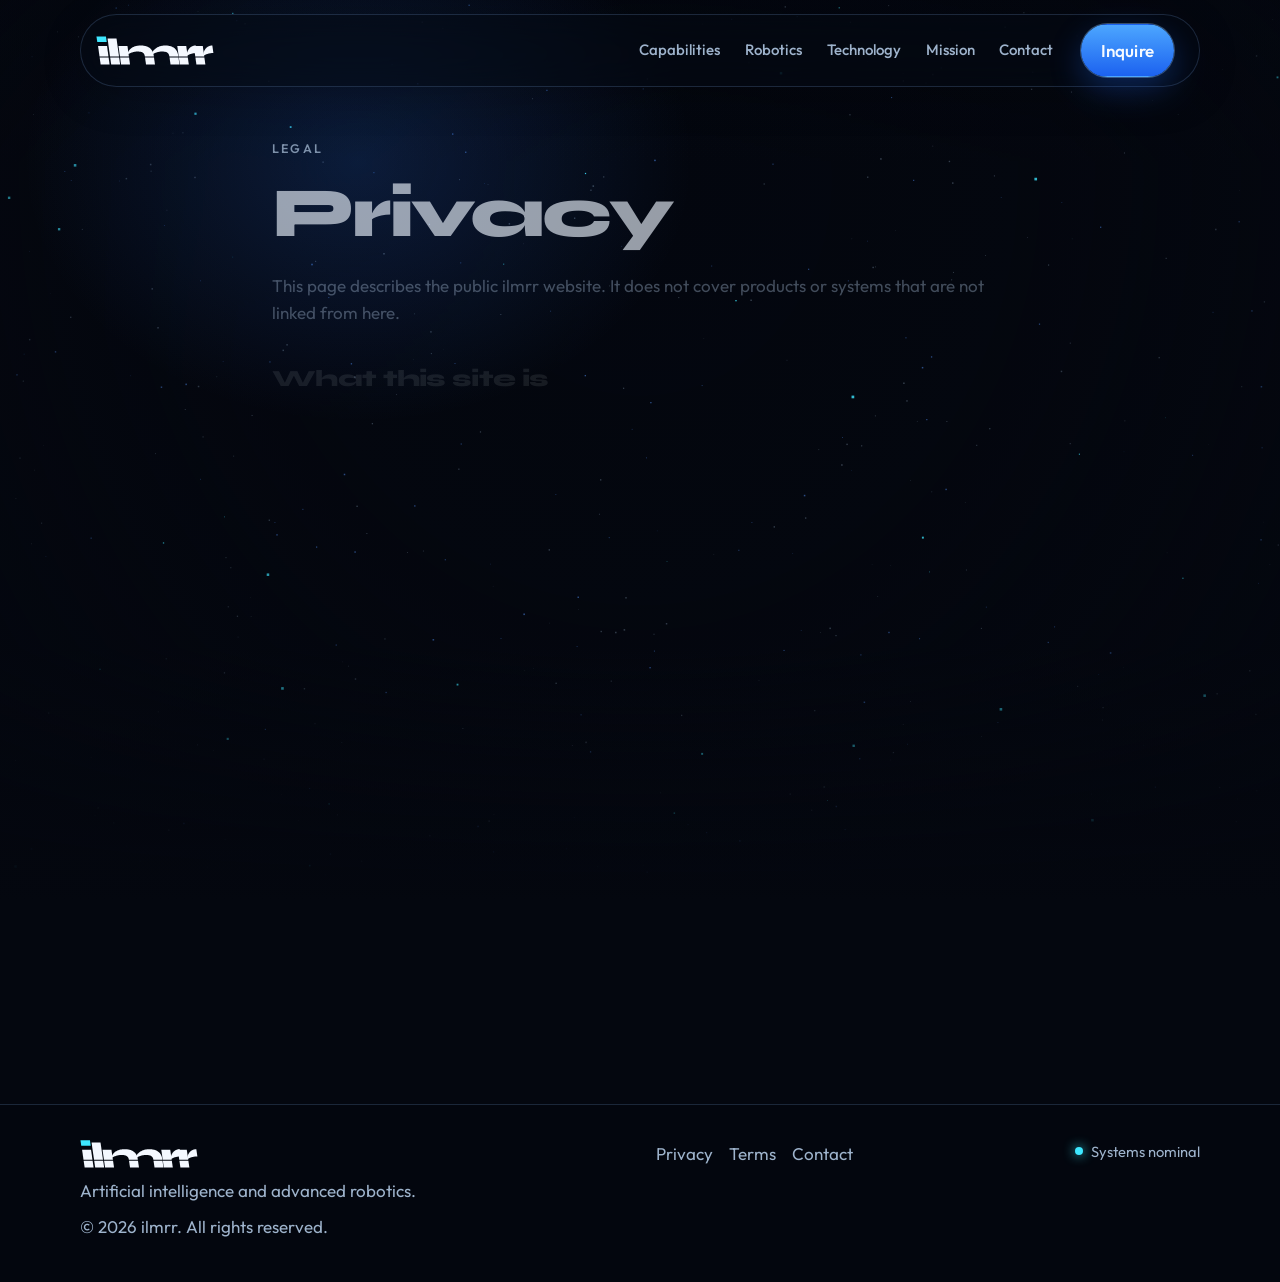
<file: privacy.html>
<!DOCTYPE html>
<html lang="en">
<head>
  <meta charset="utf-8">
  <meta name="viewport" content="width=device-width, initial-scale=1">
  <title>Privacy — ilmrr</title>
  <meta name="description" content="How the ilmrr website handles inquiries and hosting data. No accounts, no analytics cookies, and no inquiry storage on this site.">
  <meta name="robots" content="index, follow">
  <meta name="theme-color" content="#04070f">
  <link rel="canonical" href="https://ilmrr.com/privacy.html">
  <meta property="og:type" content="website">
  <meta property="og:site_name" content="ilmrr">
  <meta property="og:title" content="Privacy — ilmrr">
  <meta property="og:description" content="How the ilmrr website handles inquiries and hosting data.">
  <meta property="og:url" content="https://ilmrr.com/privacy.html">
  <meta property="og:image" content="https://ilmrr.com/assets/img/og.png">
  <meta name="twitter:card" content="summary_large_image">
  <meta name="twitter:title" content="Privacy — ilmrr">
  <meta name="twitter:description" content="How the ilmrr website handles inquiries and hosting data.">
  <meta name="twitter:image" content="https://ilmrr.com/assets/img/og.png">
  <link rel="icon" href="/assets/img/favicon.svg" type="image/svg+xml">
  <link rel="icon" href="/assets/img/favicon-32.png" sizes="32x32" type="image/png">
  <link rel="apple-touch-icon" href="/assets/img/apple-touch-icon.png">
  <link rel="manifest" href="/site.webmanifest">
  <link rel="stylesheet" href="/assets/css/site.css">
  <meta http-equiv="Content-Security-Policy" content="default-src 'self'; script-src 'self'; style-src 'self'; font-src 'self'; img-src 'self' data:; connect-src 'none'; object-src 'none'; base-uri 'self'; form-action mailto:; frame-ancestors 'none'; upgrade-insecure-requests">
  <script src="/assets/js/boot.js"></script>
</head>
<body>
  <canvas id="sand" class="sand" aria-hidden="true"></canvas>
  <div class="vignette" aria-hidden="true"></div>
  <a class="skip" href="#content">Skip to content</a>
  <header class="site-header">
    <div class="nav">
      <a class="brand" href="/">
        <img src="/assets/img/logo.svg" alt="ilmrr" width="131" height="32">
      </a>
      <nav id="site-menu" class="menu" aria-label="Primary">
        <a href="/#capabilities">Capabilities</a>
        <a href="/#robotics">Robotics</a>
        <a href="/#technology">Technology</a>
        <a href="/#mission">Mission</a>
        <a href="/#contact">Contact</a>
      </nav>
      <a class="btn btn-primary nav-cta" href="/#contact">Inquire</a>
      <button class="nav-toggle" type="button" aria-expanded="false" aria-controls="site-menu">
        <span class="sr-only">Open menu</span>
        <span class="burger" aria-hidden="true"></span>
      </button>
    </div>
  </header>
  <main id="content" class="subpage">
    <article class="legal wrap" data-reveal-group>
      <p class="kicker" data-reveal>Legal</p>
      <h1 data-reveal>Privacy</h1>
      <p data-reveal>This page describes the public ilmrr website. It does not cover products or systems that are not linked from here.</p>
      <h2 data-reveal>What this site is</h2>
      <p data-reveal>The site is a static collection of pages hosted on GitHub Pages. It does not create accounts, and it does not run a database of visitors or inquiries.</p>
      <h2 data-reveal>Inquiries</h2>
      <p data-reveal>The inquiry form checks your message in the browser, then opens your email application addressed to inquiries@ilmrr.com. You can also copy the text and send it yourself. The website does not transmit or store the name, organization, email address, or message.</p>
      <p data-reveal>After you send the email, your mail provider handles delivery. Keep only what you need in that message.</p>
      <h2 data-reveal>Cookies and analytics</h2>
      <p data-reveal>ilmrr does not set analytics cookies and does not embed third-party trackers. The site does not use advertising pixels.</p>
      <h2 data-reveal>Hosting</h2>
      <p data-reveal>GitHub Pages serves the files. GitHub may keep standard connection logs for that service. Their own privacy statement describes that processing.</p>
      <h2 data-reveal>Contact</h2>
      <p data-reveal>Questions about this page: <a href="mailto:inquiries@ilmrr.com">inquiries@ilmrr.com</a>.</p>
    </article>
  </main>
  <footer class="site-footer">
    <div class="wrap footer-grid">
      <div class="footer-brand">
        <a class="brand" href="/">
          <img src="/assets/img/logo.svg" alt="ilmrr" width="131" height="32">
        </a>
        <p>Artificial intelligence and advanced robotics.</p>
      </div>
      <ul class="footer-links">
        <li><a href="/privacy.html" aria-current="page">Privacy</a></li>
        <li><a href="/terms.html">Terms</a></li>
        <li><a href="/#contact">Contact</a></li>
      </ul>
      <p class="status"><span class="status-dot" aria-hidden="true"></span> Systems nominal</p>
    </div>
    <div class="wrap">
      <p class="fine">© 2026 ilmrr. All rights reserved.</p>
    </div>
  </footer>
  <script src="/assets/vendor/gsap.min.js" defer></script>
  <script src="/assets/vendor/ScrollTrigger.min.js" defer></script>
  <script src="/assets/js/sand.js" defer></script>
  <script src="/assets/js/nav.js" defer></script>
  <script src="/assets/js/motion.js" defer></script>
</body>
</html>
</file>
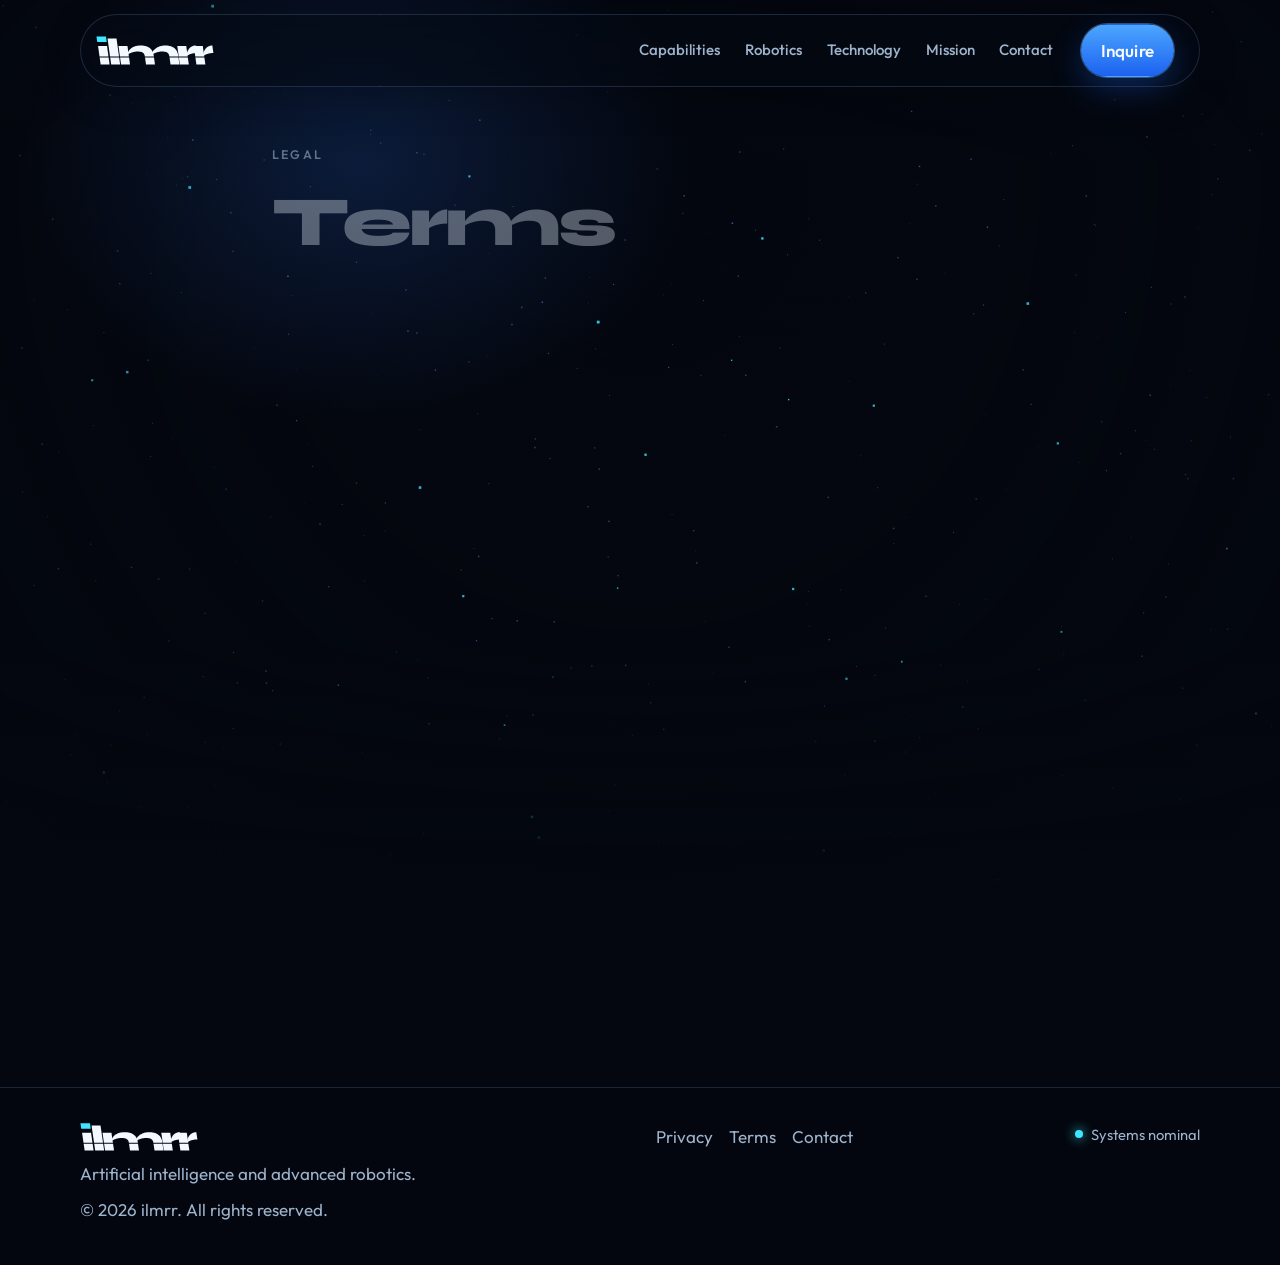
<file: terms.html>
<!DOCTYPE html>
<html lang="en">
<head>
  <meta charset="utf-8">
  <meta name="viewport" content="width=device-width, initial-scale=1">
  <title>Terms — ilmrr</title>
  <meta name="description" content="Terms for using the public ilmrr website. The pages are informational and the inquiry form does not create an account or a contract by itself.">
  <meta name="robots" content="index, follow">
  <meta name="theme-color" content="#04070f">
  <link rel="canonical" href="https://ilmrr.com/terms.html">
  <meta property="og:type" content="website">
  <meta property="og:site_name" content="ilmrr">
  <meta property="og:title" content="Terms — ilmrr">
  <meta property="og:description" content="Terms for using the public ilmrr website.">
  <meta property="og:url" content="https://ilmrr.com/terms.html">
  <meta property="og:image" content="https://ilmrr.com/assets/img/og.png">
  <meta name="twitter:card" content="summary_large_image">
  <meta name="twitter:title" content="Terms — ilmrr">
  <meta name="twitter:description" content="Terms for using the public ilmrr website.">
  <meta name="twitter:image" content="https://ilmrr.com/assets/img/og.png">
  <link rel="icon" href="/assets/img/favicon.svg" type="image/svg+xml">
  <link rel="icon" href="/assets/img/favicon-32.png" sizes="32x32" type="image/png">
  <link rel="apple-touch-icon" href="/assets/img/apple-touch-icon.png">
  <link rel="manifest" href="/site.webmanifest">
  <link rel="stylesheet" href="/assets/css/site.css">
  <meta http-equiv="Content-Security-Policy" content="default-src 'self'; script-src 'self'; style-src 'self'; font-src 'self'; img-src 'self' data:; connect-src 'none'; object-src 'none'; base-uri 'self'; form-action mailto:; frame-ancestors 'none'; upgrade-insecure-requests">
  <script src="/assets/js/boot.js"></script>
</head>
<body>
  <canvas id="sand" class="sand" aria-hidden="true"></canvas>
  <div class="vignette" aria-hidden="true"></div>
  <a class="skip" href="#content">Skip to content</a>
  <header class="site-header">
    <div class="nav">
      <a class="brand" href="/">
        <img src="/assets/img/logo.svg" alt="ilmrr" width="131" height="32">
      </a>
      <nav id="site-menu" class="menu" aria-label="Primary">
        <a href="/#capabilities">Capabilities</a>
        <a href="/#robotics">Robotics</a>
        <a href="/#technology">Technology</a>
        <a href="/#mission">Mission</a>
        <a href="/#contact">Contact</a>
      </nav>
      <a class="btn btn-primary nav-cta" href="/#contact">Inquire</a>
      <button class="nav-toggle" type="button" aria-expanded="false" aria-controls="site-menu">
        <span class="sr-only">Open menu</span>
        <span class="burger" aria-hidden="true"></span>
      </button>
    </div>
  </header>
  <main id="content" class="subpage">
    <article class="legal wrap" data-reveal-group>
      <p class="kicker" data-reveal>Legal</p>
      <h1 data-reveal>Terms</h1>
      <p data-reveal>These terms cover the public ilmrr website. They are not a contract for robotics work. A project, partnership, or research collaboration starts only when both sides agree in writing.</p>
      <h2 data-reveal>Use of the site</h2>
      <p data-reveal>You may read the pages and send a genuine inquiry. Do not use the form to send malware, to impersonate someone else, or to probe the site. Do not attempt to disrupt hosting or to scrape the site in a way that degrades it for other people.</p>
      <h2 data-reveal>Information on the pages</h2>
      <p data-reveal>Descriptions of capabilities, concepts, and platforms are informational. They are not a promise of a specific product, schedule, or performance figure. Illustrations are schematic, not photographs of a delivered machine.</p>
      <h2 data-reveal>Intellectual property</h2>
      <p data-reveal>The ilmrr name, wordmark, and original page content belong to ilmrr. You may not copy the wordmark or present the site as your own. Animation libraries included with the site remain under their own licenses.</p>
      <h2 data-reveal>Liability</h2>
      <p data-reveal>The site is provided as available. ilmrr is not liable for decisions made solely from these pages, or for email delivery after your mail application takes over an inquiry.</p>
      <h2 data-reveal>Contact</h2>
      <p data-reveal>Questions about these terms: <a href="mailto:inquiries@ilmrr.com">inquiries@ilmrr.com</a>.</p>
    </article>
  </main>
  <footer class="site-footer">
    <div class="wrap footer-grid">
      <div class="footer-brand">
        <a class="brand" href="/">
          <img src="/assets/img/logo.svg" alt="ilmrr" width="131" height="32">
        </a>
        <p>Artificial intelligence and advanced robotics.</p>
      </div>
      <ul class="footer-links">
        <li><a href="/privacy.html">Privacy</a></li>
        <li><a href="/terms.html" aria-current="page">Terms</a></li>
        <li><a href="/#contact">Contact</a></li>
      </ul>
      <p class="status"><span class="status-dot" aria-hidden="true"></span> Systems nominal</p>
    </div>
    <div class="wrap">
      <p class="fine">© 2026 ilmrr. All rights reserved.</p>
    </div>
  </footer>
  <script src="/assets/vendor/gsap.min.js" defer></script>
  <script src="/assets/vendor/ScrollTrigger.min.js" defer></script>
  <script src="/assets/js/sand.js" defer></script>
  <script src="/assets/js/nav.js" defer></script>
  <script src="/assets/js/motion.js" defer></script>
</body>
</html>
</file>
<file: assets/css/site.css>
@font-face {
  font-family: "Syne";
  font-style: normal;
  font-weight: 600 800;
  font-display: swap;
  src: url("../fonts/syne-latin-ext.woff2") format("woff2");
  unicode-range: U+0100-02BA, U+02BD-02C5, U+02C7-02CC, U+02CE-02D7, U+02DD-02FF, U+0304, U+0308, U+0329, U+1D00-1DBF, U+1E00-1E9F, U+1EF2-1EFF, U+2020, U+20A0-20AB, U+20AD-20C4, U+2113, U+2C60-2C7F, U+A720-A7FF;
}

@font-face {
  font-family: "Syne";
  font-style: normal;
  font-weight: 600 800;
  font-display: swap;
  src: url("../fonts/syne-latin.woff2") format("woff2");
  unicode-range: U+0000-00FF, U+0131, U+0152-0153, U+02BB-02BC, U+02C6, U+02DA, U+02DC, U+0304, U+0308, U+0329, U+2000-206F, U+20AC, U+2122, U+2191, U+2193, U+2212, U+2215, U+FEFF, U+FFFD;
}

@font-face {
  font-family: "Outfit";
  font-style: normal;
  font-weight: 300 600;
  font-display: swap;
  src: url("../fonts/outfit-latin-ext.woff2") format("woff2");
  unicode-range: U+0100-02BA, U+02BD-02C5, U+02C7-02CC, U+02CE-02D7, U+02DD-02FF, U+0304, U+0308, U+0329, U+1D00-1DBF, U+1E00-1E9F, U+1EF2-1EFF, U+2020, U+20A0-20AB, U+20AD-20C4, U+2113, U+2C60-2C7F, U+A720-A7FF;
}

@font-face {
  font-family: "Outfit";
  font-style: normal;
  font-weight: 300 600;
  font-display: swap;
  src: url("../fonts/outfit-latin.woff2") format("woff2");
  unicode-range: U+0000-00FF, U+0131, U+0152-0153, U+02BB-02BC, U+02C6, U+02DA, U+02DC, U+0304, U+0308, U+0329, U+2000-206F, U+20AC, U+2122, U+2191, U+2193, U+2212, U+2215, U+FEFF, U+FFFD;
}

:root {
  --bg: #04070f;
  --bg-raise: rgba(8, 18, 36, 0.72);
  --ink: #07111e;
  --text: #eef5ff;
  --muted: #9eb3cc;
  --faint: #6f86a3;
  --line: rgba(140, 190, 255, 0.18);
  --line-strong: rgba(160, 210, 255, 0.38);
  --blue: #2f7bff;
  --blue-deep: #123a86;
  --cyan: #3ee7ff;
  --danger: #ff8da3;
  --ok: #7dffe0;
  --shadow: 0 24px 80px rgba(0, 0, 0, 0.35);
  --font-display: "Syne", "Avenir Next", "Segoe UI", sans-serif;
  --font-body: "Outfit", "Avenir Next", "Segoe UI", sans-serif;
  --max: 1120px;
  --nav-h: 84px;
  --mx: 28%;
  --my: 18%;
  color-scheme: dark;
}

*,
*::before,
*::after {
  box-sizing: border-box;
}

html {
  scroll-behavior: smooth;
}

body {
  margin: 0;
  min-height: 100vh;
  background: var(--bg);
  color: var(--text);
  font-family: var(--font-body);
  font-size: 1.0625rem;
  font-weight: 400;
  line-height: 1.6;
  text-rendering: optimizeLegibility;
}

img,
svg {
  display: block;
  max-width: 100%;
}

a {
  color: inherit;
  text-decoration-thickness: 1px;
  text-underline-offset: 0.22em;
}

button,
input,
textarea {
  font: inherit;
  color: inherit;
}

h1,
h2,
h3 {
  font-family: var(--font-display);
  font-weight: 800;
  letter-spacing: -0.045em;
  line-height: 0.96;
  margin: 0;
  text-wrap: balance;
}

p {
  text-wrap: pretty;
}

::selection {
  background: rgba(62, 231, 255, 0.28);
  color: #fff;
}

:focus-visible {
  outline: 2px solid var(--cyan);
  outline-offset: 3px;
}

.sr-only {
  position: absolute;
  width: 1px;
  height: 1px;
  padding: 0;
  margin: -1px;
  overflow: hidden;
  clip: rect(0, 0, 0, 0);
  white-space: nowrap;
  border: 0;
}

.skip {
  position: absolute;
  left: 1rem;
  top: 0;
  z-index: 80;
  transform: translateY(-120%);
  background: var(--cyan);
  color: #041018;
  padding: 0.6rem 0.9rem;
  border-radius: 999px;
  font-weight: 600;
  text-decoration: none;
}

.skip:focus {
  transform: none;
}

.sand,
.vignette {
  position: fixed;
  inset: 0;
  width: 100%;
  height: 100%;
  pointer-events: none;
}

.sand {
  z-index: 0;
}

.vignette {
  z-index: 1;
  background:
    radial-gradient(540px 420px at var(--mx) var(--my), rgba(47, 123, 255, 0.18), transparent 62%),
    radial-gradient(ellipse at 50% 20%, transparent 0%, rgba(4, 7, 15, 0.15) 46%, rgba(4, 7, 15, 0.82) 100%),
    linear-gradient(180deg, rgba(4, 7, 15, 0.25), transparent 18%, transparent 72%, #04070f);
}

.scroll-progress {
  position: fixed;
  top: 0;
  left: 0;
  z-index: 60;
  width: 100%;
  height: 2px;
  transform: scaleX(0);
  transform-origin: 0 50%;
  background: linear-gradient(90deg, #1a4fff, var(--cyan));
  pointer-events: none;
  will-change: transform;
}

.site-header {
  position: fixed;
  top: 0;
  left: 0;
  right: 0;
  z-index: 40;
  padding: 14px 16px 0;
}

.nav {
  position: relative;
  display: grid;
  grid-template-columns: auto 1fr auto auto;
  align-items: center;
  gap: 0.75rem 1rem;
  width: min(var(--max), 100%);
  margin: 0 auto;
  padding: 0.55rem 0.55rem 0.55rem 0.95rem;
  border: 1px solid var(--line);
  border-radius: 999px;
  background: rgba(5, 10, 20, 0.52);
  backdrop-filter: blur(18px);
  box-shadow: 0 10px 40px rgba(0, 0, 0, 0.18);
}

.nav.is-scrolled {
  background: rgba(5, 10, 20, 0.82);
  border-color: var(--line-strong);
}

.brand {
  display: flex;
  align-items: center;
  text-decoration: none;
}

.brand img {
  width: 118px;
  height: auto;
}

.menu {
  display: flex;
  justify-content: flex-end;
  align-items: center;
  gap: 0.15rem;
}

.menu a {
  color: var(--muted);
  text-decoration: none;
  font-size: 0.94rem;
  font-weight: 500;
  padding: 0.45rem 0.7rem;
  border-radius: 999px;
}

.menu a:hover,
.menu a[aria-current="location"] {
  color: var(--text);
  background: rgba(62, 231, 255, 0.08);
}

.nav-toggle {
  display: none;
  width: 44px;
  height: 44px;
  border: 1px solid var(--line);
  border-radius: 50%;
  background: transparent;
  padding: 0;
  cursor: pointer;
}

.burger,
.burger::before,
.burger::after {
  display: block;
  width: 16px;
  height: 1.5px;
  margin: 0 auto;
  background: var(--text);
  position: relative;
}

.burger::before,
.burger::after {
  content: "";
  position: absolute;
  left: 0;
}

.burger::before {
  top: -5px;
}

.burger::after {
  top: 5px;
}

.nav.is-open .burger {
  background: transparent;
}

.nav.is-open .burger::before {
  top: 0;
  transform: rotate(45deg);
}

.nav.is-open .burger::after {
  top: 0;
  transform: rotate(-45deg);
}

.btn {
  display: inline-flex;
  align-items: center;
  justify-content: center;
  gap: 0.55rem;
  min-height: 48px;
  padding: 0.75rem 1.2rem;
  border-radius: 999px;
  border: 1px solid transparent;
  text-decoration: none;
  font-weight: 560;
  letter-spacing: 0.01em;
  cursor: pointer;
  background: transparent;
}

.btn-primary {
  background: linear-gradient(180deg, #4ca6ff 0%, #1c62f0 100%);
  color: #f7fbff;
  box-shadow: 0 0 0 1px rgba(150, 200, 255, 0.35), 0 12px 32px rgba(28, 98, 240, 0.32);
}

.btn-primary:hover {
  filter: brightness(1.06);
}

.btn-ghost {
  border-color: var(--line-strong);
  background: rgba(8, 18, 36, 0.45);
  color: var(--text);
}

.btn-ghost:hover {
  border-color: rgba(62, 231, 255, 0.55);
}

.btn[disabled] {
  opacity: 0.55;
  cursor: not-allowed;
  filter: none;
}

main {
  position: relative;
  z-index: 2;
}

.wrap {
  width: min(var(--max), calc(100% - 2rem));
  margin: 0 auto;
}

section[id] {
  scroll-margin-top: 110px;
}

.hero {
  position: relative;
  min-height: 100svh;
  display: grid;
  align-items: end;
  padding: calc(var(--nav-h) + 2.5rem) 0 4.5rem;
  overflow: clip;
}

.hero-grid {
  position: absolute;
  inset: 0;
  background-image:
    linear-gradient(rgba(90, 150, 255, 0.05) 1px, transparent 1px),
    linear-gradient(90deg, rgba(90, 150, 255, 0.05) 1px, transparent 1px);
  background-size: 72px 72px;
  mask-image: radial-gradient(ellipse at 30% 40%, #000 10%, transparent 68%);
  pointer-events: none;
}

.hero-copy {
  position: relative;
  max-width: 740px;
}

.kicker {
  margin: 0 0 1rem;
  color: var(--cyan);
  font-size: 0.78rem;
  font-weight: 560;
  letter-spacing: 0.18em;
  text-transform: uppercase;
}

.hero h1 {
  font-size: clamp(3.25rem, 7.4vw, 6.6rem);
  font-weight: 800;
}

.grad {
  display: block;
  font-size: 0.7em;
  background: linear-gradient(100deg, #d7ecff 10%, #7eb6ff 40%, #3ee7ff 78%);
  -webkit-background-clip: text;
  background-clip: text;
  color: transparent;
}

.lede {
  max-width: 46rem;
  margin: 1.25rem 0 0;
  color: var(--muted);
  font-size: 1.15rem;
  font-weight: 340;
}

.hero-actions {
  display: flex;
  flex-wrap: wrap;
  gap: 0.75rem;
  margin-top: 1.8rem;
}

.signals {
  display: flex;
  flex-wrap: wrap;
  gap: 0.7rem 1.4rem;
  margin: 2.4rem 0 0;
  padding: 0;
  list-style: none;
}

.signals li {
  color: var(--muted);
  font-size: 0.92rem;
  letter-spacing: 0.04em;
}

.signals strong {
  display: block;
  color: var(--text);
  font-weight: 560;
  letter-spacing: 0;
}

.orbit {
  display: none;
}

.scroll-hint {
  position: absolute;
  right: max(1rem, calc((100% - var(--max)) / 2));
  bottom: 2rem;
  color: var(--faint);
  font-size: 0.75rem;
  letter-spacing: 0.16em;
  text-transform: uppercase;
  text-decoration: none;
}

.band {
  padding: 6.5rem 0;
}

.section-head {
  max-width: 40rem;
  margin-bottom: 2.4rem;
}

.section-head h2 {
  font-size: clamp(2.2rem, 4.6vw, 3.6rem);
}

.cards {
  display: grid;
  grid-template-columns: repeat(3, 1fr);
  gap: 1rem;
}

.card,
.matrix article,
.stage,
.principle,
.form-card {
  position: relative;
  border: 1px solid var(--line);
  background: linear-gradient(180deg, rgba(16, 36, 68, 0.42), rgba(6, 14, 28, 0.55));
  border-radius: 22px;
  box-shadow: var(--shadow);
}

.card {
  padding: 1.5rem 1.35rem 1.4rem;
  min-height: 100%;
  will-change: transform;
}

.card::before,
.stage::before {
  content: "";
  position: absolute;
  top: 14px;
  left: 14px;
  width: 16px;
  height: 16px;
  border-top: 1px solid var(--cyan);
  border-left: 1px solid var(--cyan);
  opacity: 0.75;
  pointer-events: none;
}

.index {
  display: block;
  margin-bottom: 1.6rem;
  color: rgba(62, 231, 255, 0.85);
  font-family: var(--font-display);
  font-size: 0.95rem;
  letter-spacing: 0.14em;
}

.card h3,
.principle h3,
.matrix h3,
.stage h3 {
  font-size: 1.55rem;
  letter-spacing: -0.04em;
  margin-bottom: 0.7rem;
}

.card p,
.principle p,
.matrix p,
.stage p {
  margin: 0;
  color: var(--muted);
}

.showcase {
  display: grid;
  grid-template-columns: minmax(0, 1.45fr) minmax(240px, 0.7fr);
  gap: 1rem;
  align-items: stretch;
}

.stage {
  min-height: 460px;
  padding: 1.4rem;
}

.stage-panel {
  display: grid;
  grid-template-rows: auto 1fr;
  gap: 1.2rem;
  min-height: 420px;
}

.stage-panel[hidden] {
  display: none;
}

.stage-visual {
  border-radius: 16px;
  background:
    radial-gradient(420px 180px at 70% 40%, rgba(62, 231, 255, 0.12), transparent 70%),
    linear-gradient(180deg, rgba(6, 16, 34, 0.2), rgba(4, 10, 22, 0.65));
  border: 1px solid rgba(140, 190, 255, 0.12);
  min-height: 210px;
  display: grid;
  place-items: center;
  padding: 1rem;
}

.stage-visual svg {
  width: min(100%, 420px);
  height: auto;
}

.stage-nav {
  display: flex;
  flex-direction: column;
  gap: 0.65rem;
}

.stage-nav button {
  text-align: left;
  border-radius: 16px;
  border: 1px solid var(--line);
  background: rgba(7, 16, 32, 0.45);
  padding: 0.95rem 1rem;
  cursor: pointer;
  color: var(--muted);
}

.stage-nav button span {
  display: block;
  color: var(--cyan);
  font-size: 0.75rem;
  letter-spacing: 0.16em;
  margin-bottom: 0.25rem;
}

.stage-nav button[aria-selected="true"] {
  color: var(--text);
  border-color: rgba(62, 231, 255, 0.55);
  background: rgba(20, 50, 90, 0.45);
}

.matrix {
  display: grid;
  grid-template-columns: 1fr 1fr;
  border: 1px solid var(--line);
  border-radius: 22px;
  overflow: hidden;
  background: rgba(6, 14, 28, 0.45);
}

.matrix article {
  border: 0;
  border-radius: 0;
  box-shadow: none;
  background: transparent;
  padding: 1.7rem 1.5rem 1.6rem;
  border-right: 1px solid var(--line);
  border-bottom: 1px solid var(--line);
}

.matrix article:nth-child(2n) {
  border-right: 0;
}

.matrix article:nth-last-child(-n + 2) {
  border-bottom: 0;
}

.mission-grid {
  display: grid;
  grid-template-columns: 1.15fr 0.85fr;
  gap: 1.5rem;
  align-items: start;
}

.mission-copy .lede {
  font-size: 1.2rem;
}

.principles {
  display: grid;
  gap: 0.75rem;
}

.principle {
  padding: 1.1rem 1.15rem;
  box-shadow: none;
}

.contact-grid {
  display: grid;
  grid-template-columns: 0.85fr 1.15fr;
  gap: 1.5rem;
  align-items: start;
}

.mail-link {
  color: var(--cyan);
  font-weight: 560;
}

.form-card {
  padding: 1.3rem;
}

.form-row {
  display: grid;
  grid-template-columns: 1fr 1fr;
  gap: 0.8rem;
}

.field {
  display: flex;
  flex-direction: column;
  gap: 0.35rem;
  margin-bottom: 0.85rem;
}

.field span,
fieldset legend {
  font-size: 0.86rem;
  color: var(--muted);
}

fieldset {
  border: 0;
  margin: 0 0 0.85rem;
  padding: 0;
}

.choices {
  display: flex;
  flex-wrap: wrap;
  gap: 0.5rem;
  margin-top: 0.45rem;
}

.choice {
  display: inline-flex;
  align-items: center;
  gap: 0.4rem;
  min-height: 44px;
  padding: 0.35rem 0.8rem;
  border-radius: 999px;
  border: 1px solid var(--line);
  cursor: pointer;
}

.choice:has(input:checked) {
  border-color: rgba(62, 231, 255, 0.7);
  background: rgba(62, 231, 255, 0.08);
  color: var(--text);
}

input[type="text"],
input[type="email"],
textarea {
  width: 100%;
  border-radius: 14px;
  border: 1px solid var(--line);
  background: rgba(3, 8, 18, 0.72);
  padding: 0.85rem 0.9rem;
  min-height: 48px;
}

textarea {
  min-height: 140px;
  resize: vertical;
}

input:focus-visible,
textarea:focus-visible {
  border-color: rgba(62, 231, 255, 0.7);
}

.field-error {
  min-height: 1.1em;
  margin: 0.2rem 0 0;
  color: var(--danger);
  font-size: 0.85rem;
}

.form-note,
.form-status,
.char-count {
  color: var(--faint);
  font-size: 0.88rem;
}

.form-status {
  min-height: 1.3em;
  margin: 0.8rem 0 0;
  color: var(--muted);
}

.form-status.is-ok {
  color: var(--ok);
}

.form-status.is-err {
  color: var(--danger);
}

.form-actions {
  display: flex;
  flex-wrap: wrap;
  gap: 0.65rem;
  margin-top: 0.4rem;
}

.hp {
  position: absolute;
  left: -10000px;
  width: 1px;
  height: 1px;
  overflow: hidden;
}

.site-footer {
  position: relative;
  z-index: 2;
  border-top: 1px solid var(--line);
  padding: 2.2rem 0 2.6rem;
  background: rgba(4, 7, 15, 0.72);
}

.footer-grid {
  display: grid;
  grid-template-columns: 1.4fr 1fr auto;
  gap: 1.5rem;
  align-items: start;
}

.footer-brand p,
.fine {
  color: var(--muted);
  margin: 0.55rem 0 0;
}

.footer-links,
.social {
  display: flex;
  flex-wrap: wrap;
  gap: 0.8rem 1rem;
  margin: 0;
  padding: 0;
  list-style: none;
}

.footer-links a,
.social a {
  color: var(--muted);
  text-decoration: none;
}

.footer-links a:hover,
.social a:hover {
  color: var(--text);
}

.social a {
  display: inline-flex;
  align-items: center;
  gap: 0.4rem;
}

.social svg {
  width: 16px;
  height: 16px;
}

.status {
  display: inline-flex;
  align-items: center;
  gap: 0.5rem;
  margin: 0;
  color: var(--muted);
  font-size: 0.92rem;
}

.status-dot {
  width: 8px;
  height: 8px;
  border-radius: 50%;
  background: var(--cyan);
  box-shadow: 0 0 12px var(--cyan);
}

.subpage {
  padding: calc(var(--nav-h) + 3rem) 0 5rem;
}

.legal {
  max-width: 46rem;
}

.legal h1 {
  font-size: clamp(2.6rem, 6vw, 4.4rem);
  margin-bottom: 1rem;
}

.legal h2 {
  font-size: 1.45rem;
  margin: 2rem 0 0.6rem;
  letter-spacing: -0.03em;
}

.legal p,
.legal li {
  color: var(--muted);
}

.legal a {
  color: var(--cyan);
}

.not-found {
  min-height: 60vh;
  display: grid;
  align-content: center;
  max-width: 40rem;
}

.not-found h1 {
  font-size: clamp(2.8rem, 7vw, 5rem);
  margin-bottom: 1rem;
}

@media (min-width: 1100px) {
  .orbit {
    display: block;
    position: absolute;
    right: max(12px, calc((100% - var(--max)) / 2 - 0.5rem));
    top: 26%;
    width: min(320px, 26vw);
    pointer-events: none;
  }

  .orbit-spin {
    will-change: transform;
  }
}

@media (max-width: 980px) {
  .cards,
  .mission-grid,
  .contact-grid,
  .footer-grid,
  .showcase {
    grid-template-columns: 1fr;
  }

  .matrix article:nth-last-child(-n + 2) {
    border-bottom: 1px solid var(--line);
  }

  .matrix article:last-child {
    border-bottom: 0;
  }
}

@media (max-width: 900px) {
  .nav {
    grid-template-columns: 1fr auto auto;
    border-radius: 22px;
  }

  .nav-toggle {
    display: inline-grid;
    place-items: center;
  }

  .menu {
    display: none;
    grid-column: 1 / -1;
    flex-direction: column;
    align-items: stretch;
    padding: 0.3rem 0.2rem 0.4rem;
  }

  .nav.is-open .menu {
    display: flex;
  }

  .menu a {
    padding: 0.75rem 0.8rem;
  }

  .nav-cta {
    padding-inline: 0.85rem;
  }

  .hero {
    align-items: center;
  }

  .scroll-hint {
    display: none;
  }
}

@media (max-width: 720px) {
  .matrix,
  .form-row {
    grid-template-columns: 1fr;
  }

  .matrix article,
  .matrix article:nth-child(2n),
  .matrix article:nth-last-child(-n + 2) {
    border-right: 0;
    border-bottom: 1px solid var(--line);
  }

  .matrix article:last-child {
    border-bottom: 0;
  }

  .brand img {
    width: 104px;
  }

  .hero h1 {
    font-size: clamp(2.8rem, 14vw, 4rem);
  }
}

@media (prefers-reduced-motion: reduce) {
  html {
    scroll-behavior: auto;
  }

  .scroll-progress {
    display: none;
  }
}

@media (prefers-reduced-motion: no-preference) {
  .js [data-reveal] {
    opacity: 0;
  }

  .status-dot {
    animation: pulse 2.6s ease-in-out infinite;
  }

  .scroll-hint {
    animation: hint 2.8s ease-in-out infinite;
  }
}

@keyframes pulse {
  0%,
  100% {
    opacity: 1;
    transform: scale(1);
  }
  50% {
    opacity: 0.4;
    transform: scale(0.8);
  }
}

@keyframes hint {
  0%,
  100% {
    transform: translateY(0);
    opacity: 0.7;
  }
  50% {
    transform: translateY(6px);
    opacity: 1;
  }
}

@media (forced-colors: active) {
  .btn-primary,
  .card,
  .nav,
  .matrix {
    border: 1px solid ButtonText;
  }
}
</file>
